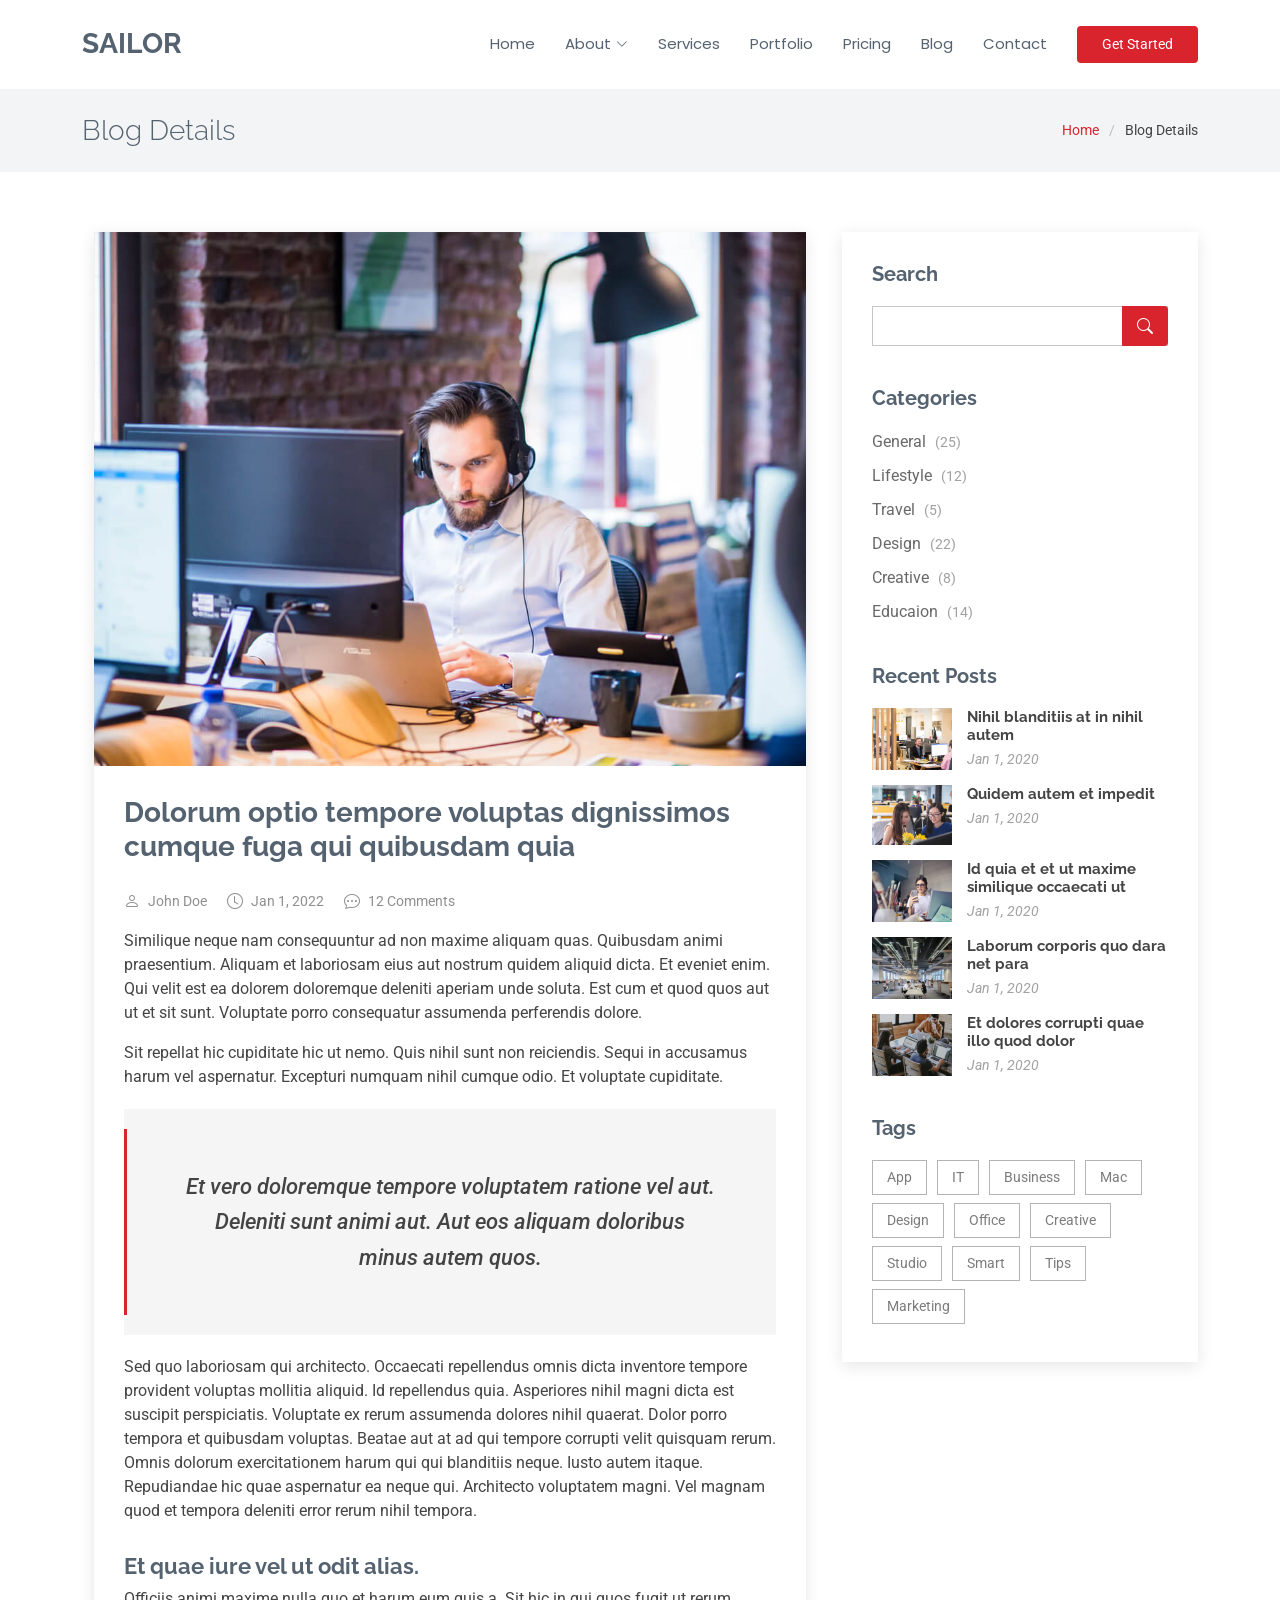
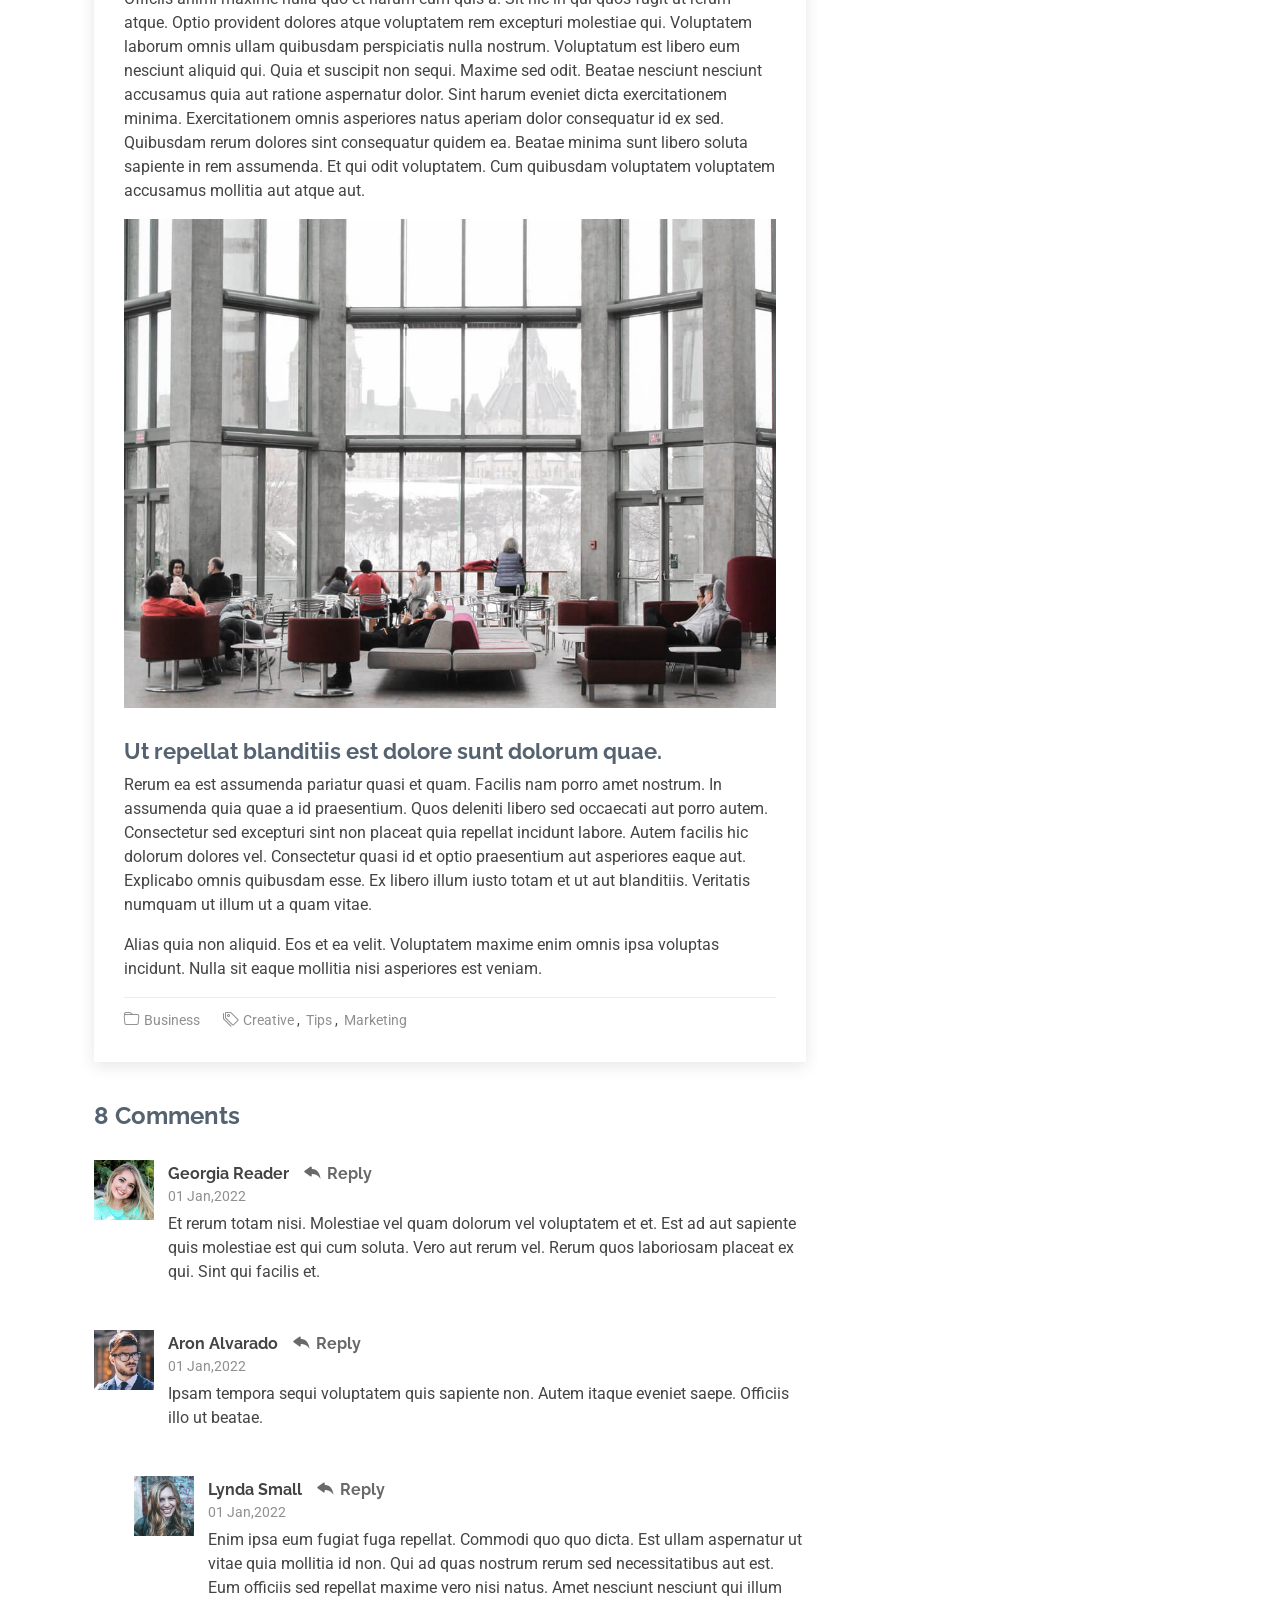
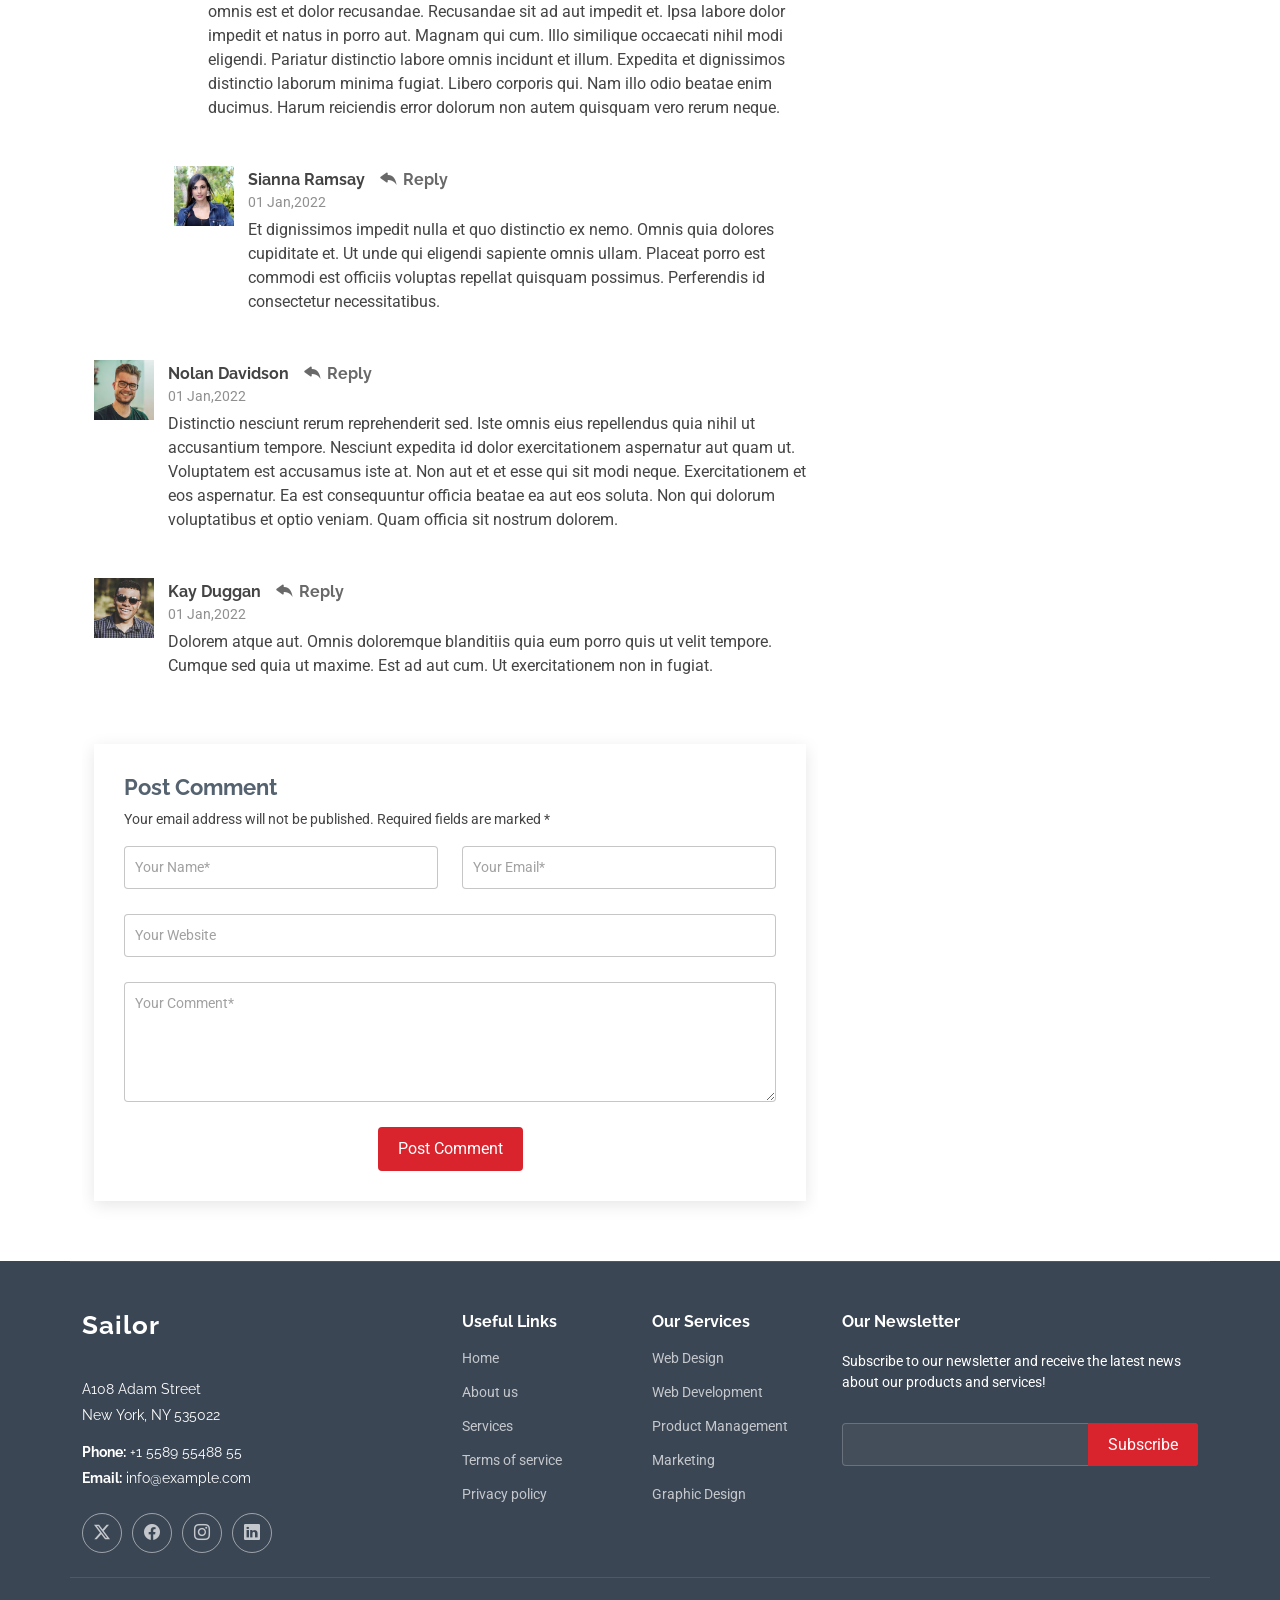
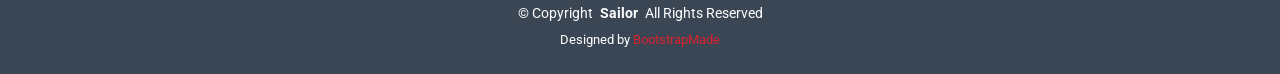
<file: blog-details.html>
<!DOCTYPE html>
<html lang="en">

<head>
  <meta charset="utf-8">
  <meta content="width=device-width, initial-scale=1.0" name="viewport">
  <title>Blog Details - Sailor Bootstrap Template</title>
  <meta name="description" content="">
  <meta name="keywords" content="">

  <!-- Favicons -->
  <link href="assets/img/favicon.png" rel="icon">
  <link href="assets/img/apple-touch-icon.png" rel="apple-touch-icon">

  <!-- Fonts -->
  <link href="https://fonts.googleapis.com" rel="preconnect">
  <link href="https://fonts.gstatic.com" rel="preconnect" crossorigin>
  <link href="https://fonts.googleapis.com/css2?family=Roboto:ital,wght@0,100;0,300;0,400;0,500;0,700;0,900;1,100;1,300;1,400;1,500;1,700;1,900&family=Poppins:ital,wght@0,100;0,200;0,300;0,400;0,500;0,600;0,700;0,800;0,900;1,100;1,200;1,300;1,400;1,500;1,600;1,700;1,800;1,900&family=Raleway:ital,wght@0,100;0,200;0,300;0,400;0,500;0,600;0,700;0,800;0,900;1,100;1,200;1,300;1,400;1,500;1,600;1,700;1,800;1,900&display=swap" rel="stylesheet">

  <!-- Vendor CSS Files -->
  <link href="assets/vendor/bootstrap/css/bootstrap.min.css" rel="stylesheet">
  <link href="assets/vendor/bootstrap-icons/bootstrap-icons.css" rel="stylesheet">
  <link href="assets/vendor/aos/aos.css" rel="stylesheet">
  <link href="assets/vendor/glightbox/css/glightbox.min.css" rel="stylesheet">
  <link href="assets/vendor/swiper/swiper-bundle.min.css" rel="stylesheet">

  <!-- Main CSS File -->
  <link href="assets/css/main.css" rel="stylesheet">

  <!-- =======================================================
  * Template Name: Sailor
  * Template URL: https://bootstrapmade.com/sailor-free-bootstrap-theme/
  * Updated: Aug 07 2024 with Bootstrap v5.3.3
  * Author: BootstrapMade.com
  * License: https://bootstrapmade.com/license/
  ======================================================== -->
</head>

<body class="blog-details-page">

  <header id="header" class="header d-flex align-items-center sticky-top">
    <div class="container-fluid container-xl position-relative d-flex align-items-center">

      <a href="index.html" class="logo d-flex align-items-center me-auto">
        <!-- Uncomment the line below if you also wish to use an image logo -->
        <!-- <img src="assets/img/logo.png" alt=""> -->
        <h1 class="sitename">Sailor</h1>
      </a>

      <nav id="navmenu" class="navmenu">
        <ul>
          <li><a href="#hero">Home</a></li>
          <li class="dropdown"><a href="about.html"><span>About</span> <i class="bi bi-chevron-down toggle-dropdown"></i></a>
            <ul>
              <li><a href="team.html">Team</a></li>
              <li><a href="testimonials.html">Testimonials</a></li>
              <li class="dropdown"><a href="#"><span>Deep Dropdown</span> <i class="bi bi-chevron-down toggle-dropdown"></i></a>
                <ul>
                  <li><a href="#">Deep Dropdown 1</a></li>
                  <li><a href="#">Deep Dropdown 2</a></li>
                  <li><a href="#">Deep Dropdown 3</a></li>
                  <li><a href="#">Deep Dropdown 4</a></li>
                  <li><a href="#">Deep Dropdown 5</a></li>
                </ul>
              </li>
            </ul>
          </li>
          <li><a href="services.html">Services</a></li>
          <li><a href="portfolio.html">Portfolio</a></li>
          <li><a href="pricing.html">Pricing</a></li>
          <li><a href="blog.html">Blog</a></li>
          <li><a href="contact.html">Contact</a></li>
        </ul>
        <i class="mobile-nav-toggle d-xl-none bi bi-list"></i>
      </nav>

      <a class="btn-getstarted" href="about.html">Get Started</a>

    </div>
  </header>

  <main class="main">

    <!-- Page Title -->
    <div class="page-title light-background">
      <div class="container d-lg-flex justify-content-between align-items-center">
        <h1 class="mb-2 mb-lg-0">Blog Details</h1>
        <nav class="breadcrumbs">
          <ol>
            <li><a href="index.html">Home</a></li>
            <li class="current">Blog Details</li>
          </ol>
        </nav>
      </div>
    </div><!-- End Page Title -->

    <div class="container">
      <div class="row">

        <div class="col-lg-8">

          <!-- Blog Details Section -->
          <section id="blog-details" class="blog-details section">
            <div class="container">

              <article class="article">

                <div class="post-img">
                  <img src="assets/img/blog/blog-1.jpg" alt="" class="img-fluid">
                </div>

                <h2 class="title">Dolorum optio tempore voluptas dignissimos cumque fuga qui quibusdam quia</h2>

                <div class="meta-top">
                  <ul>
                    <li class="d-flex align-items-center"><i class="bi bi-person"></i> <a href="blog-details.html">John Doe</a></li>
                    <li class="d-flex align-items-center"><i class="bi bi-clock"></i> <a href="blog-details.html"><time datetime="2020-01-01">Jan 1, 2022</time></a></li>
                    <li class="d-flex align-items-center"><i class="bi bi-chat-dots"></i> <a href="blog-details.html">12 Comments</a></li>
                  </ul>
                </div><!-- End meta top -->

                <div class="content">
                  <p>
                    Similique neque nam consequuntur ad non maxime aliquam quas. Quibusdam animi praesentium. Aliquam et laboriosam eius aut nostrum quidem aliquid dicta.
                    Et eveniet enim. Qui velit est ea dolorem doloremque deleniti aperiam unde soluta. Est cum et quod quos aut ut et sit sunt. Voluptate porro consequatur assumenda perferendis dolore.
                  </p>

                  <p>
                    Sit repellat hic cupiditate hic ut nemo. Quis nihil sunt non reiciendis. Sequi in accusamus harum vel aspernatur. Excepturi numquam nihil cumque odio. Et voluptate cupiditate.
                  </p>

                  <blockquote>
                    <p>
                      Et vero doloremque tempore voluptatem ratione vel aut. Deleniti sunt animi aut. Aut eos aliquam doloribus minus autem quos.
                    </p>
                  </blockquote>

                  <p>
                    Sed quo laboriosam qui architecto. Occaecati repellendus omnis dicta inventore tempore provident voluptas mollitia aliquid. Id repellendus quia. Asperiores nihil magni dicta est suscipit perspiciatis. Voluptate ex rerum assumenda dolores nihil quaerat.
                    Dolor porro tempora et quibusdam voluptas. Beatae aut at ad qui tempore corrupti velit quisquam rerum. Omnis dolorum exercitationem harum qui qui blanditiis neque.
                    Iusto autem itaque. Repudiandae hic quae aspernatur ea neque qui. Architecto voluptatem magni. Vel magnam quod et tempora deleniti error rerum nihil tempora.
                  </p>

                  <h3>Et quae iure vel ut odit alias.</h3>
                  <p>
                    Officiis animi maxime nulla quo et harum eum quis a. Sit hic in qui quos fugit ut rerum atque. Optio provident dolores atque voluptatem rem excepturi molestiae qui. Voluptatem laborum omnis ullam quibusdam perspiciatis nulla nostrum. Voluptatum est libero eum nesciunt aliquid qui.
                    Quia et suscipit non sequi. Maxime sed odit. Beatae nesciunt nesciunt accusamus quia aut ratione aspernatur dolor. Sint harum eveniet dicta exercitationem minima. Exercitationem omnis asperiores natus aperiam dolor consequatur id ex sed. Quibusdam rerum dolores sint consequatur quidem ea.
                    Beatae minima sunt libero soluta sapiente in rem assumenda. Et qui odit voluptatem. Cum quibusdam voluptatem voluptatem accusamus mollitia aut atque aut.
                  </p>
                  <img src="assets/img/blog/blog-inside-post.jpg" class="img-fluid" alt="">

                  <h3>Ut repellat blanditiis est dolore sunt dolorum quae.</h3>
                  <p>
                    Rerum ea est assumenda pariatur quasi et quam. Facilis nam porro amet nostrum. In assumenda quia quae a id praesentium. Quos deleniti libero sed occaecati aut porro autem. Consectetur sed excepturi sint non placeat quia repellat incidunt labore. Autem facilis hic dolorum dolores vel.
                    Consectetur quasi id et optio praesentium aut asperiores eaque aut. Explicabo omnis quibusdam esse. Ex libero illum iusto totam et ut aut blanditiis. Veritatis numquam ut illum ut a quam vitae.
                  </p>
                  <p>
                    Alias quia non aliquid. Eos et ea velit. Voluptatem maxime enim omnis ipsa voluptas incidunt. Nulla sit eaque mollitia nisi asperiores est veniam.
                  </p>

                </div><!-- End post content -->

                <div class="meta-bottom">
                  <i class="bi bi-folder"></i>
                  <ul class="cats">
                    <li><a href="#">Business</a></li>
                  </ul>

                  <i class="bi bi-tags"></i>
                  <ul class="tags">
                    <li><a href="#">Creative</a></li>
                    <li><a href="#">Tips</a></li>
                    <li><a href="#">Marketing</a></li>
                  </ul>
                </div><!-- End meta bottom -->

              </article>

            </div>
          </section><!-- /Blog Details Section -->

          <!-- Blog Comments Section -->
          <section id="blog-comments" class="blog-comments section">

            <div class="container">

              <h4 class="comments-count">8 Comments</h4>

              <div id="comment-1" class="comment">
                <div class="d-flex">
                  <div class="comment-img"><img src="assets/img/blog/comments-1.jpg" alt=""></div>
                  <div>
                    <h5><a href="">Georgia Reader</a> <a href="#" class="reply"><i class="bi bi-reply-fill"></i> Reply</a></h5>
                    <time datetime="2020-01-01">01 Jan,2022</time>
                    <p>
                      Et rerum totam nisi. Molestiae vel quam dolorum vel voluptatem et et. Est ad aut sapiente quis molestiae est qui cum soluta.
                      Vero aut rerum vel. Rerum quos laboriosam placeat ex qui. Sint qui facilis et.
                    </p>
                  </div>
                </div>
              </div><!-- End comment #1 -->

              <div id="comment-2" class="comment">
                <div class="d-flex">
                  <div class="comment-img"><img src="assets/img/blog/comments-2.jpg" alt=""></div>
                  <div>
                    <h5><a href="">Aron Alvarado</a> <a href="#" class="reply"><i class="bi bi-reply-fill"></i> Reply</a></h5>
                    <time datetime="2020-01-01">01 Jan,2022</time>
                    <p>
                      Ipsam tempora sequi voluptatem quis sapiente non. Autem itaque eveniet saepe. Officiis illo ut beatae.
                    </p>
                  </div>
                </div>

                <div id="comment-reply-1" class="comment comment-reply">
                  <div class="d-flex">
                    <div class="comment-img"><img src="assets/img/blog/comments-3.jpg" alt=""></div>
                    <div>
                      <h5><a href="">Lynda Small</a> <a href="#" class="reply"><i class="bi bi-reply-fill"></i> Reply</a></h5>
                      <time datetime="2020-01-01">01 Jan,2022</time>
                      <p>
                        Enim ipsa eum fugiat fuga repellat. Commodi quo quo dicta. Est ullam aspernatur ut vitae quia mollitia id non. Qui ad quas nostrum rerum sed necessitatibus aut est. Eum officiis sed repellat maxime vero nisi natus. Amet nesciunt nesciunt qui illum omnis est et dolor recusandae.

                        Recusandae sit ad aut impedit et. Ipsa labore dolor impedit et natus in porro aut. Magnam qui cum. Illo similique occaecati nihil modi eligendi. Pariatur distinctio labore omnis incidunt et illum. Expedita et dignissimos distinctio laborum minima fugiat.

                        Libero corporis qui. Nam illo odio beatae enim ducimus. Harum reiciendis error dolorum non autem quisquam vero rerum neque.
                      </p>
                    </div>
                  </div>

                  <div id="comment-reply-2" class="comment comment-reply">
                    <div class="d-flex">
                      <div class="comment-img"><img src="assets/img/blog/comments-4.jpg" alt=""></div>
                      <div>
                        <h5><a href="">Sianna Ramsay</a> <a href="#" class="reply"><i class="bi bi-reply-fill"></i> Reply</a></h5>
                        <time datetime="2020-01-01">01 Jan,2022</time>
                        <p>
                          Et dignissimos impedit nulla et quo distinctio ex nemo. Omnis quia dolores cupiditate et. Ut unde qui eligendi sapiente omnis ullam. Placeat porro est commodi est officiis voluptas repellat quisquam possimus. Perferendis id consectetur necessitatibus.
                        </p>
                      </div>
                    </div>

                  </div><!-- End comment reply #2-->

                </div><!-- End comment reply #1-->

              </div><!-- End comment #2-->

              <div id="comment-3" class="comment">
                <div class="d-flex">
                  <div class="comment-img"><img src="assets/img/blog/comments-5.jpg" alt=""></div>
                  <div>
                    <h5><a href="">Nolan Davidson</a> <a href="#" class="reply"><i class="bi bi-reply-fill"></i> Reply</a></h5>
                    <time datetime="2020-01-01">01 Jan,2022</time>
                    <p>
                      Distinctio nesciunt rerum reprehenderit sed. Iste omnis eius repellendus quia nihil ut accusantium tempore. Nesciunt expedita id dolor exercitationem aspernatur aut quam ut. Voluptatem est accusamus iste at.
                      Non aut et et esse qui sit modi neque. Exercitationem et eos aspernatur. Ea est consequuntur officia beatae ea aut eos soluta. Non qui dolorum voluptatibus et optio veniam. Quam officia sit nostrum dolorem.
                    </p>
                  </div>
                </div>

              </div><!-- End comment #3 -->

              <div id="comment-4" class="comment">
                <div class="d-flex">
                  <div class="comment-img"><img src="assets/img/blog/comments-6.jpg" alt=""></div>
                  <div>
                    <h5><a href="">Kay Duggan</a> <a href="#" class="reply"><i class="bi bi-reply-fill"></i> Reply</a></h5>
                    <time datetime="2020-01-01">01 Jan,2022</time>
                    <p>
                      Dolorem atque aut. Omnis doloremque blanditiis quia eum porro quis ut velit tempore. Cumque sed quia ut maxime. Est ad aut cum. Ut exercitationem non in fugiat.
                    </p>
                  </div>
                </div>

              </div><!-- End comment #4 -->

            </div>

          </section><!-- /Blog Comments Section -->

          <!-- Comment Form Section -->
          <section id="comment-form" class="comment-form section">
            <div class="container">

              <form action="">

                <h4>Post Comment</h4>
                <p>Your email address will not be published. Required fields are marked * </p>
                <div class="row">
                  <div class="col-md-6 form-group">
                    <input name="name" type="text" class="form-control" placeholder="Your Name*">
                  </div>
                  <div class="col-md-6 form-group">
                    <input name="email" type="text" class="form-control" placeholder="Your Email*">
                  </div>
                </div>
                <div class="row">
                  <div class="col form-group">
                    <input name="website" type="text" class="form-control" placeholder="Your Website">
                  </div>
                </div>
                <div class="row">
                  <div class="col form-group">
                    <textarea name="comment" class="form-control" placeholder="Your Comment*"></textarea>
                  </div>
                </div>

                <div class="text-center">
                  <button type="submit" class="btn btn-primary">Post Comment</button>
                </div>

              </form>

            </div>
          </section><!-- /Comment Form Section -->

        </div>

        <div class="col-lg-4 sidebar">

          <div class="widgets-container">

            <!-- Search Widget -->
            <div class="search-widget widget-item">

              <h3 class="widget-title">Search</h3>
              <form action="">
                <input type="text">
                <button type="submit" title="Search"><i class="bi bi-search"></i></button>
              </form>

            </div><!--/Search Widget -->

            <!-- Categories Widget -->
            <div class="categories-widget widget-item">

              <h3 class="widget-title">Categories</h3>
              <ul class="mt-3">
                <li><a href="#">General <span>(25)</span></a></li>
                <li><a href="#">Lifestyle <span>(12)</span></a></li>
                <li><a href="#">Travel <span>(5)</span></a></li>
                <li><a href="#">Design <span>(22)</span></a></li>
                <li><a href="#">Creative <span>(8)</span></a></li>
                <li><a href="#">Educaion <span>(14)</span></a></li>
              </ul>

            </div><!--/Categories Widget -->

            <!-- Recent Posts Widget -->
            <div class="recent-posts-widget widget-item">

              <h3 class="widget-title">Recent Posts</h3>

              <div class="post-item">
                <img src="assets/img/blog/blog-recent-1.jpg" alt="" class="flex-shrink-0">
                <div>
                  <h4><a href="blog-details.html">Nihil blanditiis at in nihil autem</a></h4>
                  <time datetime="2020-01-01">Jan 1, 2020</time>
                </div>
              </div><!-- End recent post item-->

              <div class="post-item">
                <img src="assets/img/blog/blog-recent-2.jpg" alt="" class="flex-shrink-0">
                <div>
                  <h4><a href="blog-details.html">Quidem autem et impedit</a></h4>
                  <time datetime="2020-01-01">Jan 1, 2020</time>
                </div>
              </div><!-- End recent post item-->

              <div class="post-item">
                <img src="assets/img/blog/blog-recent-3.jpg" alt="" class="flex-shrink-0">
                <div>
                  <h4><a href="blog-details.html">Id quia et et ut maxime similique occaecati ut</a></h4>
                  <time datetime="2020-01-01">Jan 1, 2020</time>
                </div>
              </div><!-- End recent post item-->

              <div class="post-item">
                <img src="assets/img/blog/blog-recent-4.jpg" alt="" class="flex-shrink-0">
                <div>
                  <h4><a href="blog-details.html">Laborum corporis quo dara net para</a></h4>
                  <time datetime="2020-01-01">Jan 1, 2020</time>
                </div>
              </div><!-- End recent post item-->

              <div class="post-item">
                <img src="assets/img/blog/blog-recent-5.jpg" alt="" class="flex-shrink-0">
                <div>
                  <h4><a href="blog-details.html">Et dolores corrupti quae illo quod dolor</a></h4>
                  <time datetime="2020-01-01">Jan 1, 2020</time>
                </div>
              </div><!-- End recent post item-->

            </div><!--/Recent Posts Widget -->

            <!-- Tags Widget -->
            <div class="tags-widget widget-item">

              <h3 class="widget-title">Tags</h3>
              <ul>
                <li><a href="#">App</a></li>
                <li><a href="#">IT</a></li>
                <li><a href="#">Business</a></li>
                <li><a href="#">Mac</a></li>
                <li><a href="#">Design</a></li>
                <li><a href="#">Office</a></li>
                <li><a href="#">Creative</a></li>
                <li><a href="#">Studio</a></li>
                <li><a href="#">Smart</a></li>
                <li><a href="#">Tips</a></li>
                <li><a href="#">Marketing</a></li>
              </ul>

            </div><!--/Tags Widget -->

          </div>

        </div>

      </div>
    </div>

  </main>

  <footer id="footer" class="footer dark-background">

    <div class="container footer-top">
      <div class="row gy-4">
        <div class="col-lg-4 col-md-6 footer-about">
          <a href="index.html" class="logo d-flex align-items-center">
            <span class="sitename">Sailor</span>
          </a>
          <div class="footer-contact pt-3">
            <p>A108 Adam Street</p>
            <p>New York, NY 535022</p>
            <p class="mt-3"><strong>Phone:</strong> <span>+1 5589 55488 55</span></p>
            <p><strong>Email:</strong> <span>info@example.com</span></p>
          </div>
          <div class="social-links d-flex mt-4">
            <a href=""><i class="bi bi-twitter-x"></i></a>
            <a href=""><i class="bi bi-facebook"></i></a>
            <a href=""><i class="bi bi-instagram"></i></a>
            <a href=""><i class="bi bi-linkedin"></i></a>
          </div>
        </div>

        <div class="col-lg-2 col-md-3 footer-links">
          <h4>Useful Links</h4>
          <ul>
            <li><a href="#">Home</a></li>
            <li><a href="#">About us</a></li>
            <li><a href="#">Services</a></li>
            <li><a href="#">Terms of service</a></li>
            <li><a href="#">Privacy policy</a></li>
          </ul>
        </div>

        <div class="col-lg-2 col-md-3 footer-links">
          <h4>Our Services</h4>
          <ul>
            <li><a href="#">Web Design</a></li>
            <li><a href="#">Web Development</a></li>
            <li><a href="#">Product Management</a></li>
            <li><a href="#">Marketing</a></li>
            <li><a href="#">Graphic Design</a></li>
          </ul>
        </div>

        <div class="col-lg-4 col-md-12 footer-newsletter">
          <h4>Our Newsletter</h4>
          <p>Subscribe to our newsletter and receive the latest news about our products and services!</p>
          <form action="forms/newsletter.php" method="post" class="php-email-form">
            <div class="newsletter-form"><input type="email" name="email"><input type="submit" value="Subscribe"></div>
            <div class="loading">Loading</div>
            <div class="error-message"></div>
            <div class="sent-message">Your subscription request has been sent. Thank you!</div>
          </form>
        </div>

      </div>
    </div>

    <div class="container copyright text-center mt-4">
      <p>© <span>Copyright</span> <strong class="px-1 sitename">Sailor</strong> <span>All Rights Reserved</span></p>
      <div class="credits">
        <!-- All the links in the footer should remain intact. -->
        <!-- You can delete the links only if you've purchased the pro version. -->
        <!-- Licensing information: https://bootstrapmade.com/license/ -->
        <!-- Purchase the pro version with working PHP/AJAX contact form: [buy-url] -->
        Designed by <a href="https://bootstrapmade.com/">BootstrapMade</a>
      </div>
    </div>

  </footer>

  <!-- Scroll Top -->
  <a href="#" id="scroll-top" class="scroll-top d-flex align-items-center justify-content-center"><i class="bi bi-arrow-up-short"></i></a>

  <!-- Preloader -->
  <div id="preloader"></div>

  <!-- Vendor JS Files -->
  <script src="assets/vendor/bootstrap/js/bootstrap.bundle.min.js"></script>
  <script src="assets/vendor/php-email-form/validate.js"></script>
  <script src="assets/vendor/aos/aos.js"></script>
  <script src="assets/vendor/glightbox/js/glightbox.min.js"></script>
  <script src="assets/vendor/imagesloaded/imagesloaded.pkgd.min.js"></script>
  <script src="assets/vendor/isotope-layout/isotope.pkgd.min.js"></script>
  <script src="assets/vendor/purecounter/purecounter_vanilla.js"></script>
  <script src="assets/vendor/waypoints/noframework.waypoints.js"></script>
  <script src="assets/vendor/swiper/swiper-bundle.min.js"></script>

  <!-- Main JS File -->
  <script src="assets/js/main.js"></script>

</body>

</html>
</file>
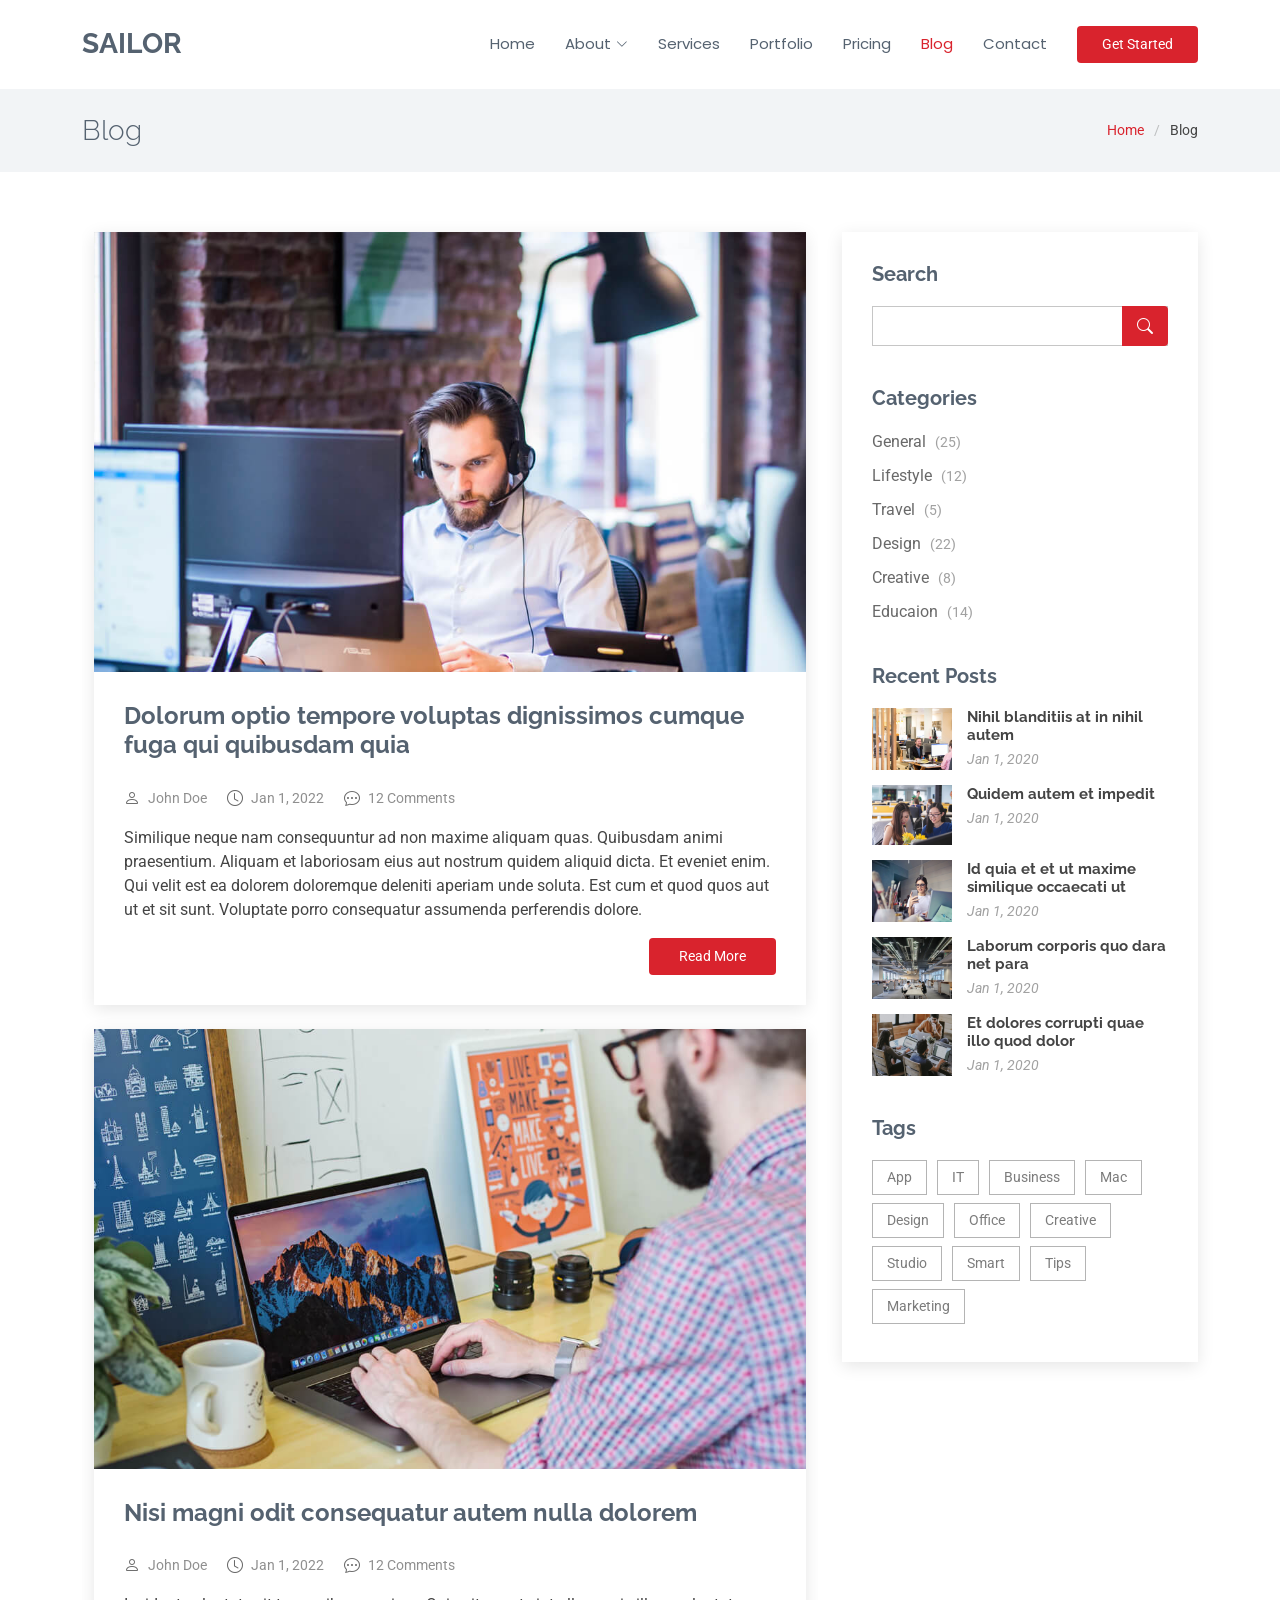
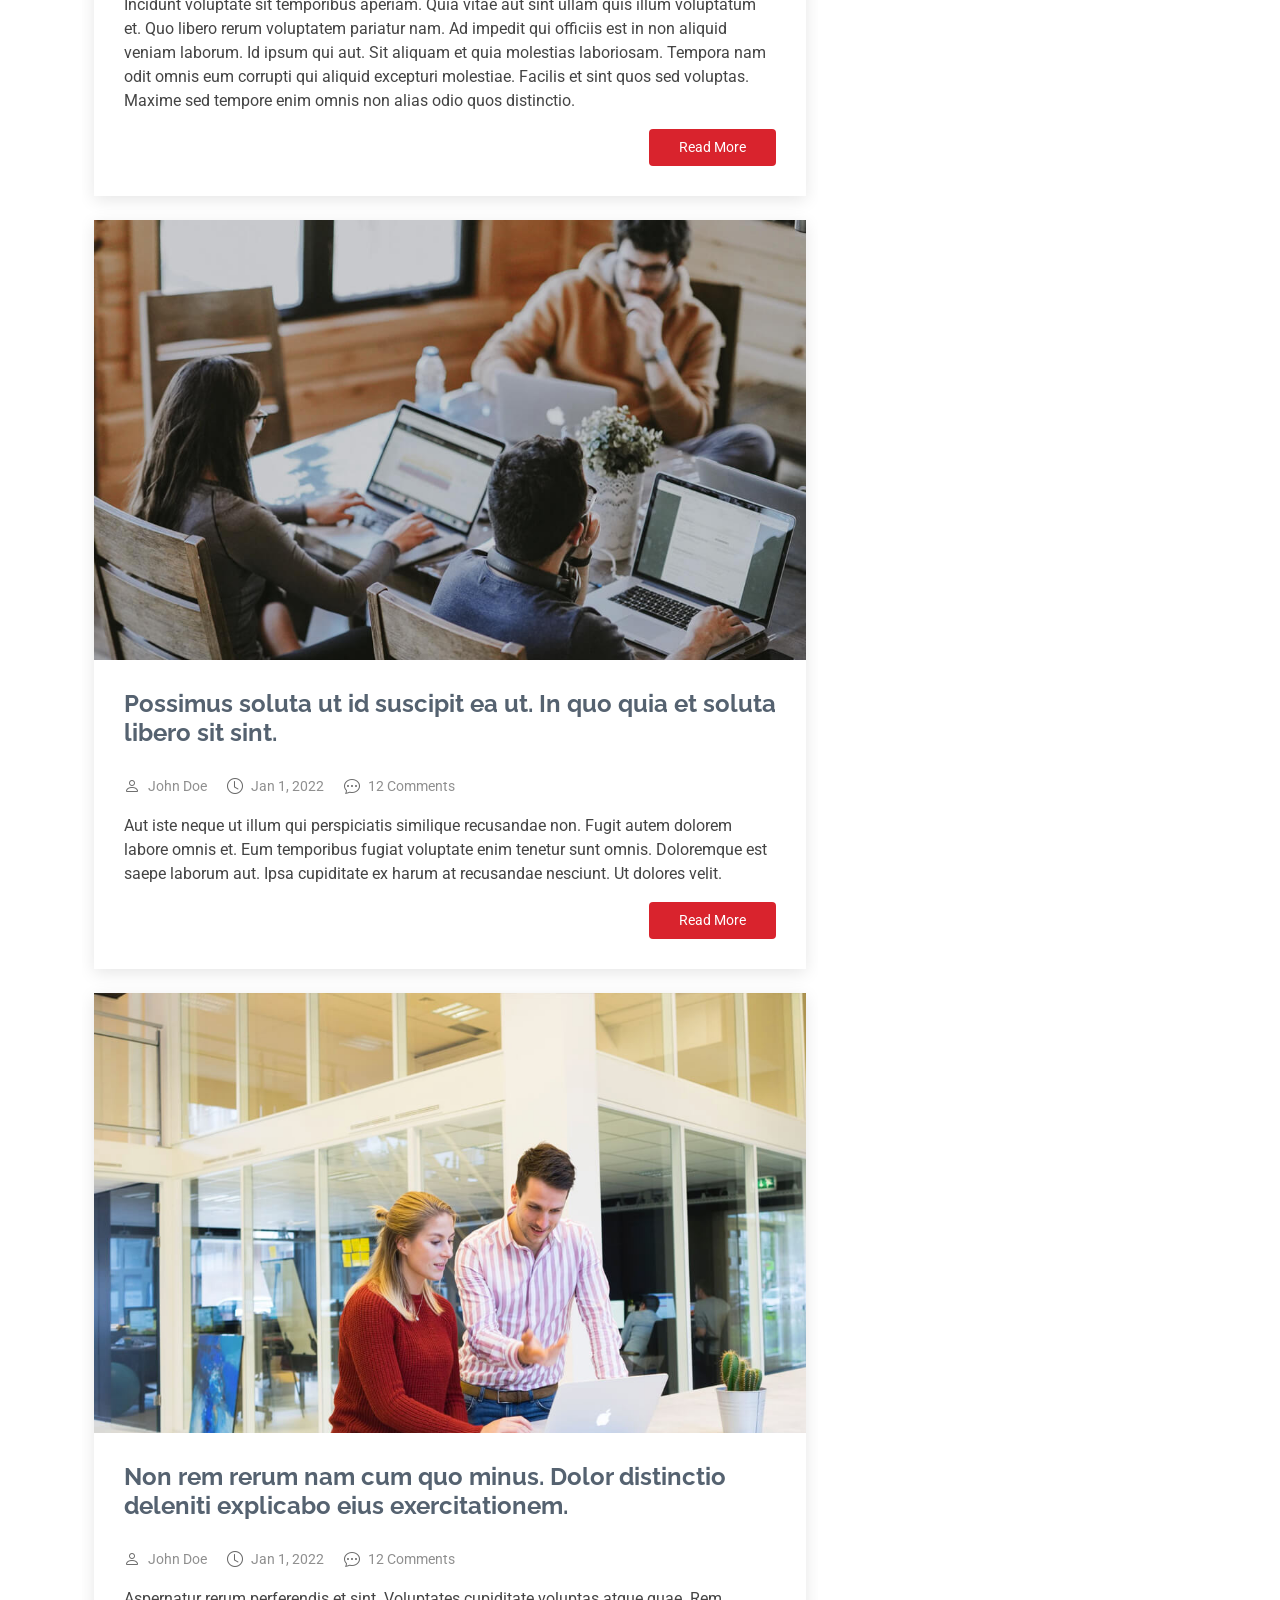
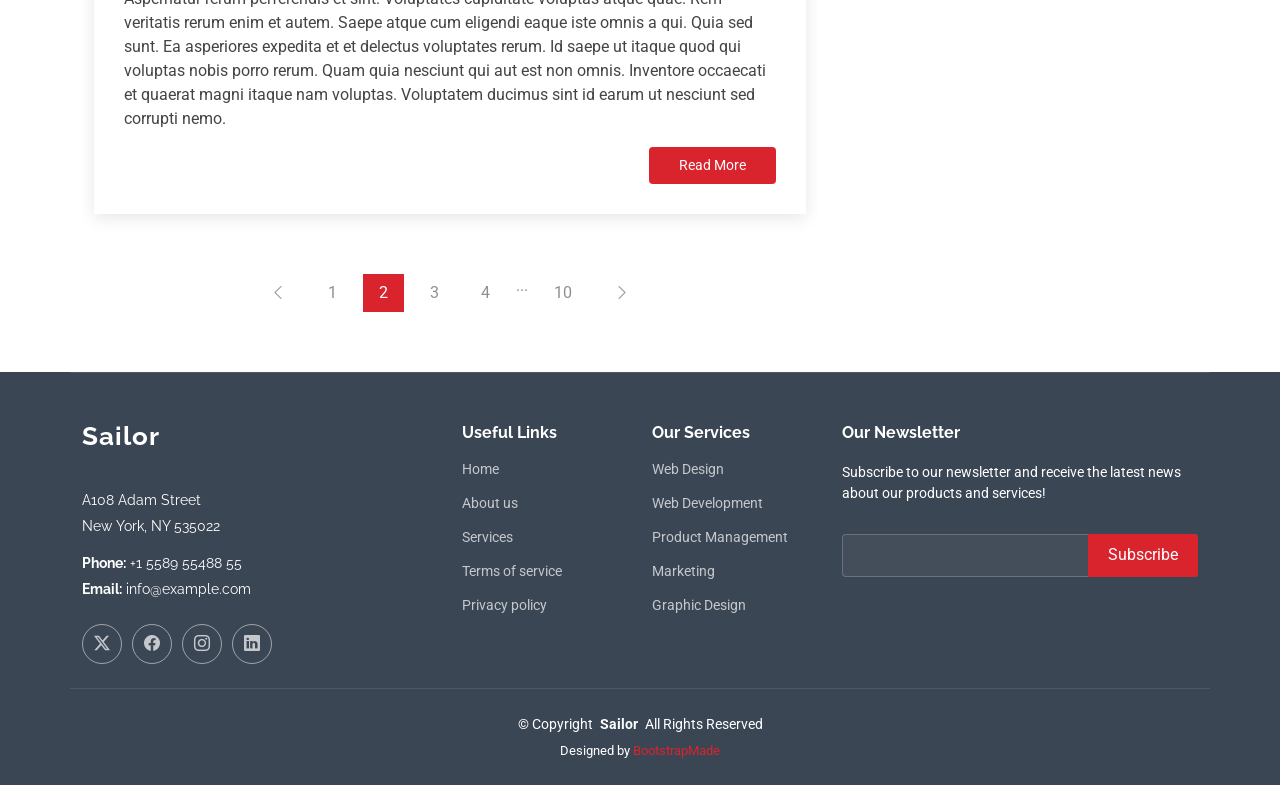
<file: blog.html>
<!DOCTYPE html>
<html lang="en">

<head>
  <meta charset="utf-8">
  <meta content="width=device-width, initial-scale=1.0" name="viewport">
  <title>Blog - Sailor Bootstrap Template</title>
  <meta name="description" content="">
  <meta name="keywords" content="">

  <!-- Favicons -->
  <link href="assets/img/favicon.png" rel="icon">
  <link href="assets/img/apple-touch-icon.png" rel="apple-touch-icon">

  <!-- Fonts -->
  <link href="https://fonts.googleapis.com" rel="preconnect">
  <link href="https://fonts.gstatic.com" rel="preconnect" crossorigin>
  <link href="https://fonts.googleapis.com/css2?family=Roboto:ital,wght@0,100;0,300;0,400;0,500;0,700;0,900;1,100;1,300;1,400;1,500;1,700;1,900&family=Poppins:ital,wght@0,100;0,200;0,300;0,400;0,500;0,600;0,700;0,800;0,900;1,100;1,200;1,300;1,400;1,500;1,600;1,700;1,800;1,900&family=Raleway:ital,wght@0,100;0,200;0,300;0,400;0,500;0,600;0,700;0,800;0,900;1,100;1,200;1,300;1,400;1,500;1,600;1,700;1,800;1,900&display=swap" rel="stylesheet">

  <!-- Vendor CSS Files -->
  <link href="assets/vendor/bootstrap/css/bootstrap.min.css" rel="stylesheet">
  <link href="assets/vendor/bootstrap-icons/bootstrap-icons.css" rel="stylesheet">
  <link href="assets/vendor/aos/aos.css" rel="stylesheet">
  <link href="assets/vendor/glightbox/css/glightbox.min.css" rel="stylesheet">
  <link href="assets/vendor/swiper/swiper-bundle.min.css" rel="stylesheet">

  <!-- Main CSS File -->
  <link href="assets/css/main.css" rel="stylesheet">

  <!-- =======================================================
  * Template Name: Sailor
  * Template URL: https://bootstrapmade.com/sailor-free-bootstrap-theme/
  * Updated: Aug 07 2024 with Bootstrap v5.3.3
  * Author: BootstrapMade.com
  * License: https://bootstrapmade.com/license/
  ======================================================== -->
</head>

<body class="blog-page">

  <header id="header" class="header d-flex align-items-center sticky-top">
    <div class="container-fluid container-xl position-relative d-flex align-items-center">

      <a href="index.html" class="logo d-flex align-items-center me-auto">
        <!-- Uncomment the line below if you also wish to use an image logo -->
        <!-- <img src="assets/img/logo.png" alt=""> -->
        <h1 class="sitename">Sailor</h1>
      </a>

      <nav id="navmenu" class="navmenu">
        <ul>
          <li><a href="#hero">Home</a></li>
          <li class="dropdown"><a href="about.html"><span>About</span> <i class="bi bi-chevron-down toggle-dropdown"></i></a>
            <ul>
              <li><a href="team.html">Team</a></li>
              <li><a href="testimonials.html">Testimonials</a></li>
              <li class="dropdown"><a href="#"><span>Deep Dropdown</span> <i class="bi bi-chevron-down toggle-dropdown"></i></a>
                <ul>
                  <li><a href="#">Deep Dropdown 1</a></li>
                  <li><a href="#">Deep Dropdown 2</a></li>
                  <li><a href="#">Deep Dropdown 3</a></li>
                  <li><a href="#">Deep Dropdown 4</a></li>
                  <li><a href="#">Deep Dropdown 5</a></li>
                </ul>
              </li>
            </ul>
          </li>
          <li><a href="services.html">Services</a></li>
          <li><a href="portfolio.html">Portfolio</a></li>
          <li><a href="pricing.html">Pricing</a></li>
          <li><a href="blog.html" class="active">Blog</a></li>
          <li><a href="contact.html">Contact</a></li>
        </ul>
        <i class="mobile-nav-toggle d-xl-none bi bi-list"></i>
      </nav>

      <a class="btn-getstarted" href="about.html">Get Started</a>

    </div>
  </header>

  <main class="main">

    <!-- Page Title -->
    <div class="page-title light-background">
      <div class="container d-lg-flex justify-content-between align-items-center">
        <h1 class="mb-2 mb-lg-0">Blog</h1>
        <nav class="breadcrumbs">
          <ol>
            <li><a href="index.html">Home</a></li>
            <li class="current">Blog</li>
          </ol>
        </nav>
      </div>
    </div><!-- End Page Title -->

    <div class="container">
      <div class="row">

        <div class="col-lg-8">

          <!-- Blog Posts Section -->
          <section id="blog-posts" class="blog-posts section">

            <div class="container">

              <div class="row gy-4">

                <div class="col-lg-12">
                  <article>

                    <div class="post-img">
                      <img src="assets/img/blog/blog-1.jpg" alt="" class="img-fluid">
                    </div>

                    <h2 class="title">
                      <a href="blog-details.html">Dolorum optio tempore voluptas dignissimos cumque fuga qui quibusdam quia</a>
                    </h2>

                    <div class="meta-top">
                      <ul>
                        <li class="d-flex align-items-center"><i class="bi bi-person"></i> <a href="blog-details.html">John Doe</a></li>
                        <li class="d-flex align-items-center"><i class="bi bi-clock"></i> <a href="blog-details.html"><time datetime="2022-01-01">Jan 1, 2022</time></a></li>
                        <li class="d-flex align-items-center"><i class="bi bi-chat-dots"></i> <a href="blog-details.html">12 Comments</a></li>
                      </ul>
                    </div>

                    <div class="content">
                      <p>
                        Similique neque nam consequuntur ad non maxime aliquam quas. Quibusdam animi praesentium. Aliquam et laboriosam eius aut nostrum quidem aliquid dicta.
                        Et eveniet enim. Qui velit est ea dolorem doloremque deleniti aperiam unde soluta. Est cum et quod quos aut ut et sit sunt. Voluptate porro consequatur assumenda perferendis dolore.
                      </p>

                      <div class="read-more">
                        <a href="blog-details.html">Read More</a>
                      </div>
                    </div>

                  </article>
                </div><!-- End post list item -->

                <div class="col-lg-12">

                  <article>

                    <div class="post-img">
                      <img src="assets/img/blog/blog-2.jpg" alt="" class="img-fluid">
                    </div>

                    <h2 class="title">
                      <a href="blog-details.html">Nisi magni odit consequatur autem nulla dolorem</a>
                    </h2>

                    <div class="meta-top">
                      <ul>
                        <li class="d-flex align-items-center"><i class="bi bi-person"></i> <a href="blog-details.html">John Doe</a></li>
                        <li class="d-flex align-items-center"><i class="bi bi-clock"></i> <a href="blog-details.html"><time datetime="2022-01-01">Jan 1, 2022</time></a></li>
                        <li class="d-flex align-items-center"><i class="bi bi-chat-dots"></i> <a href="blog-details.html">12 Comments</a></li>
                      </ul>
                    </div>

                    <div class="content">
                      <p>
                        Incidunt voluptate sit temporibus aperiam. Quia vitae aut sint ullam quis illum voluptatum et. Quo libero rerum voluptatem pariatur nam.
                        Ad impedit qui officiis est in non aliquid veniam laborum. Id ipsum qui aut. Sit aliquam et quia molestias laboriosam. Tempora nam odit omnis eum corrupti qui aliquid excepturi molestiae. Facilis et sint quos sed voluptas. Maxime sed tempore enim omnis non alias odio quos distinctio.
                      </p>
                      <div class="read-more">
                        <a href="blog-details.html">Read More</a>
                      </div>
                    </div>

                  </article>

                </div><!-- End post list item -->

                <div class="col-lg-12">

                  <article>

                    <div class="post-img">
                      <img src="assets/img/blog/blog-3.jpg" alt="" class="img-fluid">
                    </div>

                    <h2 class="title">
                      <a href="blog-details.html">Possimus soluta ut id suscipit ea ut. In quo quia et soluta libero sit sint.</a>
                    </h2>

                    <div class="meta-top">
                      <ul>
                        <li class="d-flex align-items-center"><i class="bi bi-person"></i> <a href="blog-details.html">John Doe</a></li>
                        <li class="d-flex align-items-center"><i class="bi bi-clock"></i> <a href="blog-details.html"><time datetime="2022-01-01">Jan 1, 2022</time></a></li>
                        <li class="d-flex align-items-center"><i class="bi bi-chat-dots"></i> <a href="blog-details.html">12 Comments</a></li>
                      </ul>
                    </div>

                    <div class="content">
                      <p>
                        Aut iste neque ut illum qui perspiciatis similique recusandae non. Fugit autem dolorem labore omnis et. Eum temporibus fugiat voluptate enim tenetur sunt omnis.
                        Doloremque est saepe laborum aut. Ipsa cupiditate ex harum at recusandae nesciunt. Ut dolores velit.
                      </p>
                      <div class="read-more">
                        <a href="blog-details.html">Read More</a>
                      </div>
                    </div>

                  </article>

                </div><!-- End post list item -->

                <div class="col-lg-12">

                  <article>

                    <div class="post-img">
                      <img src="assets/img/blog/blog-4.jpg" alt="" class="img-fluid">
                    </div>

                    <h2 class="title">
                      <a href="blog-details.html">Non rem rerum nam cum quo minus. Dolor distinctio deleniti explicabo eius exercitationem.</a>
                    </h2>

                    <div class="meta-top">
                      <ul>
                        <li class="d-flex align-items-center"><i class="bi bi-person"></i> <a href="blog-details.html">John Doe</a></li>
                        <li class="d-flex align-items-center"><i class="bi bi-clock"></i> <a href="blog-details.html"><time datetime="2022-01-01">Jan 1, 2022</time></a></li>
                        <li class="d-flex align-items-center"><i class="bi bi-chat-dots"></i> <a href="blog-details.html">12 Comments</a></li>
                      </ul>
                    </div>

                    <div class="content">
                      <p>
                        Aspernatur rerum perferendis et sint. Voluptates cupiditate voluptas atque quae. Rem veritatis rerum enim et autem. Saepe atque cum eligendi eaque iste omnis a qui.
                        Quia sed sunt. Ea asperiores expedita et et delectus voluptates rerum. Id saepe ut itaque quod qui voluptas nobis porro rerum. Quam quia nesciunt qui aut est non omnis. Inventore occaecati et quaerat magni itaque nam voluptas. Voluptatem ducimus sint id earum ut nesciunt sed corrupti nemo.
                      </p>
                      <div class="read-more">
                        <a href="blog-details.html">Read More</a>
                      </div>
                    </div>

                  </article>

                </div><!-- End post list item -->

              </div><!-- End blog posts list -->

            </div>

          </section><!-- /Blog Posts Section -->

          <!-- Blog Pagination Section -->
          <section id="blog-pagination" class="blog-pagination section">

            <div class="container">
              <div class="d-flex justify-content-center">
                <ul>
                  <li><a href="#"><i class="bi bi-chevron-left"></i></a></li>
                  <li><a href="#">1</a></li>
                  <li><a href="#" class="active">2</a></li>
                  <li><a href="#">3</a></li>
                  <li><a href="#">4</a></li>
                  <li>...</li>
                  <li><a href="#">10</a></li>
                  <li><a href="#"><i class="bi bi-chevron-right"></i></a></li>
                </ul>
              </div>
            </div>

          </section><!-- /Blog Pagination Section -->

        </div>

        <div class="col-lg-4 sidebar">

          <div class="widgets-container">

            <!-- Search Widget -->
            <div class="search-widget widget-item">

              <h3 class="widget-title">Search</h3>
              <form action="">
                <input type="text">
                <button type="submit" title="Search"><i class="bi bi-search"></i></button>
              </form>

            </div><!--/Search Widget -->

            <!-- Categories Widget -->
            <div class="categories-widget widget-item">

              <h3 class="widget-title">Categories</h3>
              <ul class="mt-3">
                <li><a href="#">General <span>(25)</span></a></li>
                <li><a href="#">Lifestyle <span>(12)</span></a></li>
                <li><a href="#">Travel <span>(5)</span></a></li>
                <li><a href="#">Design <span>(22)</span></a></li>
                <li><a href="#">Creative <span>(8)</span></a></li>
                <li><a href="#">Educaion <span>(14)</span></a></li>
              </ul>

            </div><!--/Categories Widget -->

            <!-- Recent Posts Widget -->
            <div class="recent-posts-widget widget-item">

              <h3 class="widget-title">Recent Posts</h3>

              <div class="post-item">
                <img src="assets/img/blog/blog-recent-1.jpg" alt="" class="flex-shrink-0">
                <div>
                  <h4><a href="blog-details.html">Nihil blanditiis at in nihil autem</a></h4>
                  <time datetime="2020-01-01">Jan 1, 2020</time>
                </div>
              </div><!-- End recent post item-->

              <div class="post-item">
                <img src="assets/img/blog/blog-recent-2.jpg" alt="" class="flex-shrink-0">
                <div>
                  <h4><a href="blog-details.html">Quidem autem et impedit</a></h4>
                  <time datetime="2020-01-01">Jan 1, 2020</time>
                </div>
              </div><!-- End recent post item-->

              <div class="post-item">
                <img src="assets/img/blog/blog-recent-3.jpg" alt="" class="flex-shrink-0">
                <div>
                  <h4><a href="blog-details.html">Id quia et et ut maxime similique occaecati ut</a></h4>
                  <time datetime="2020-01-01">Jan 1, 2020</time>
                </div>
              </div><!-- End recent post item-->

              <div class="post-item">
                <img src="assets/img/blog/blog-recent-4.jpg" alt="" class="flex-shrink-0">
                <div>
                  <h4><a href="blog-details.html">Laborum corporis quo dara net para</a></h4>
                  <time datetime="2020-01-01">Jan 1, 2020</time>
                </div>
              </div><!-- End recent post item-->

              <div class="post-item">
                <img src="assets/img/blog/blog-recent-5.jpg" alt="" class="flex-shrink-0">
                <div>
                  <h4><a href="blog-details.html">Et dolores corrupti quae illo quod dolor</a></h4>
                  <time datetime="2020-01-01">Jan 1, 2020</time>
                </div>
              </div><!-- End recent post item-->

            </div><!--/Recent Posts Widget -->

            <!-- Tags Widget -->
            <div class="tags-widget widget-item">

              <h3 class="widget-title">Tags</h3>
              <ul>
                <li><a href="#">App</a></li>
                <li><a href="#">IT</a></li>
                <li><a href="#">Business</a></li>
                <li><a href="#">Mac</a></li>
                <li><a href="#">Design</a></li>
                <li><a href="#">Office</a></li>
                <li><a href="#">Creative</a></li>
                <li><a href="#">Studio</a></li>
                <li><a href="#">Smart</a></li>
                <li><a href="#">Tips</a></li>
                <li><a href="#">Marketing</a></li>
              </ul>

            </div><!--/Tags Widget -->

          </div>

        </div>

      </div>
    </div>

  </main>

  <footer id="footer" class="footer dark-background">

    <div class="container footer-top">
      <div class="row gy-4">
        <div class="col-lg-4 col-md-6 footer-about">
          <a href="index.html" class="logo d-flex align-items-center">
            <span class="sitename">Sailor</span>
          </a>
          <div class="footer-contact pt-3">
            <p>A108 Adam Street</p>
            <p>New York, NY 535022</p>
            <p class="mt-3"><strong>Phone:</strong> <span>+1 5589 55488 55</span></p>
            <p><strong>Email:</strong> <span>info@example.com</span></p>
          </div>
          <div class="social-links d-flex mt-4">
            <a href=""><i class="bi bi-twitter-x"></i></a>
            <a href=""><i class="bi bi-facebook"></i></a>
            <a href=""><i class="bi bi-instagram"></i></a>
            <a href=""><i class="bi bi-linkedin"></i></a>
          </div>
        </div>

        <div class="col-lg-2 col-md-3 footer-links">
          <h4>Useful Links</h4>
          <ul>
            <li><a href="#">Home</a></li>
            <li><a href="#">About us</a></li>
            <li><a href="#">Services</a></li>
            <li><a href="#">Terms of service</a></li>
            <li><a href="#">Privacy policy</a></li>
          </ul>
        </div>

        <div class="col-lg-2 col-md-3 footer-links">
          <h4>Our Services</h4>
          <ul>
            <li><a href="#">Web Design</a></li>
            <li><a href="#">Web Development</a></li>
            <li><a href="#">Product Management</a></li>
            <li><a href="#">Marketing</a></li>
            <li><a href="#">Graphic Design</a></li>
          </ul>
        </div>

        <div class="col-lg-4 col-md-12 footer-newsletter">
          <h4>Our Newsletter</h4>
          <p>Subscribe to our newsletter and receive the latest news about our products and services!</p>
          <form action="forms/newsletter.php" method="post" class="php-email-form">
            <div class="newsletter-form"><input type="email" name="email"><input type="submit" value="Subscribe"></div>
            <div class="loading">Loading</div>
            <div class="error-message"></div>
            <div class="sent-message">Your subscription request has been sent. Thank you!</div>
          </form>
        </div>

      </div>
    </div>

    <div class="container copyright text-center mt-4">
      <p>© <span>Copyright</span> <strong class="px-1 sitename">Sailor</strong> <span>All Rights Reserved</span></p>
      <div class="credits">
        <!-- All the links in the footer should remain intact. -->
        <!-- You can delete the links only if you've purchased the pro version. -->
        <!-- Licensing information: https://bootstrapmade.com/license/ -->
        <!-- Purchase the pro version with working PHP/AJAX contact form: [buy-url] -->
        Designed by <a href="https://bootstrapmade.com/">BootstrapMade</a>
      </div>
    </div>

  </footer>

  <!-- Scroll Top -->
  <a href="#" id="scroll-top" class="scroll-top d-flex align-items-center justify-content-center"><i class="bi bi-arrow-up-short"></i></a>

  <!-- Preloader -->
  <div id="preloader"></div>

  <!-- Vendor JS Files -->
  <script src="assets/vendor/bootstrap/js/bootstrap.bundle.min.js"></script>
  <script src="assets/vendor/php-email-form/validate.js"></script>
  <script src="assets/vendor/aos/aos.js"></script>
  <script src="assets/vendor/glightbox/js/glightbox.min.js"></script>
  <script src="assets/vendor/imagesloaded/imagesloaded.pkgd.min.js"></script>
  <script src="assets/vendor/isotope-layout/isotope.pkgd.min.js"></script>
  <script src="assets/vendor/purecounter/purecounter_vanilla.js"></script>
  <script src="assets/vendor/waypoints/noframework.waypoints.js"></script>
  <script src="assets/vendor/swiper/swiper-bundle.min.js"></script>

  <!-- Main JS File -->
  <script src="assets/js/main.js"></script>

</body>

</html>
</file>
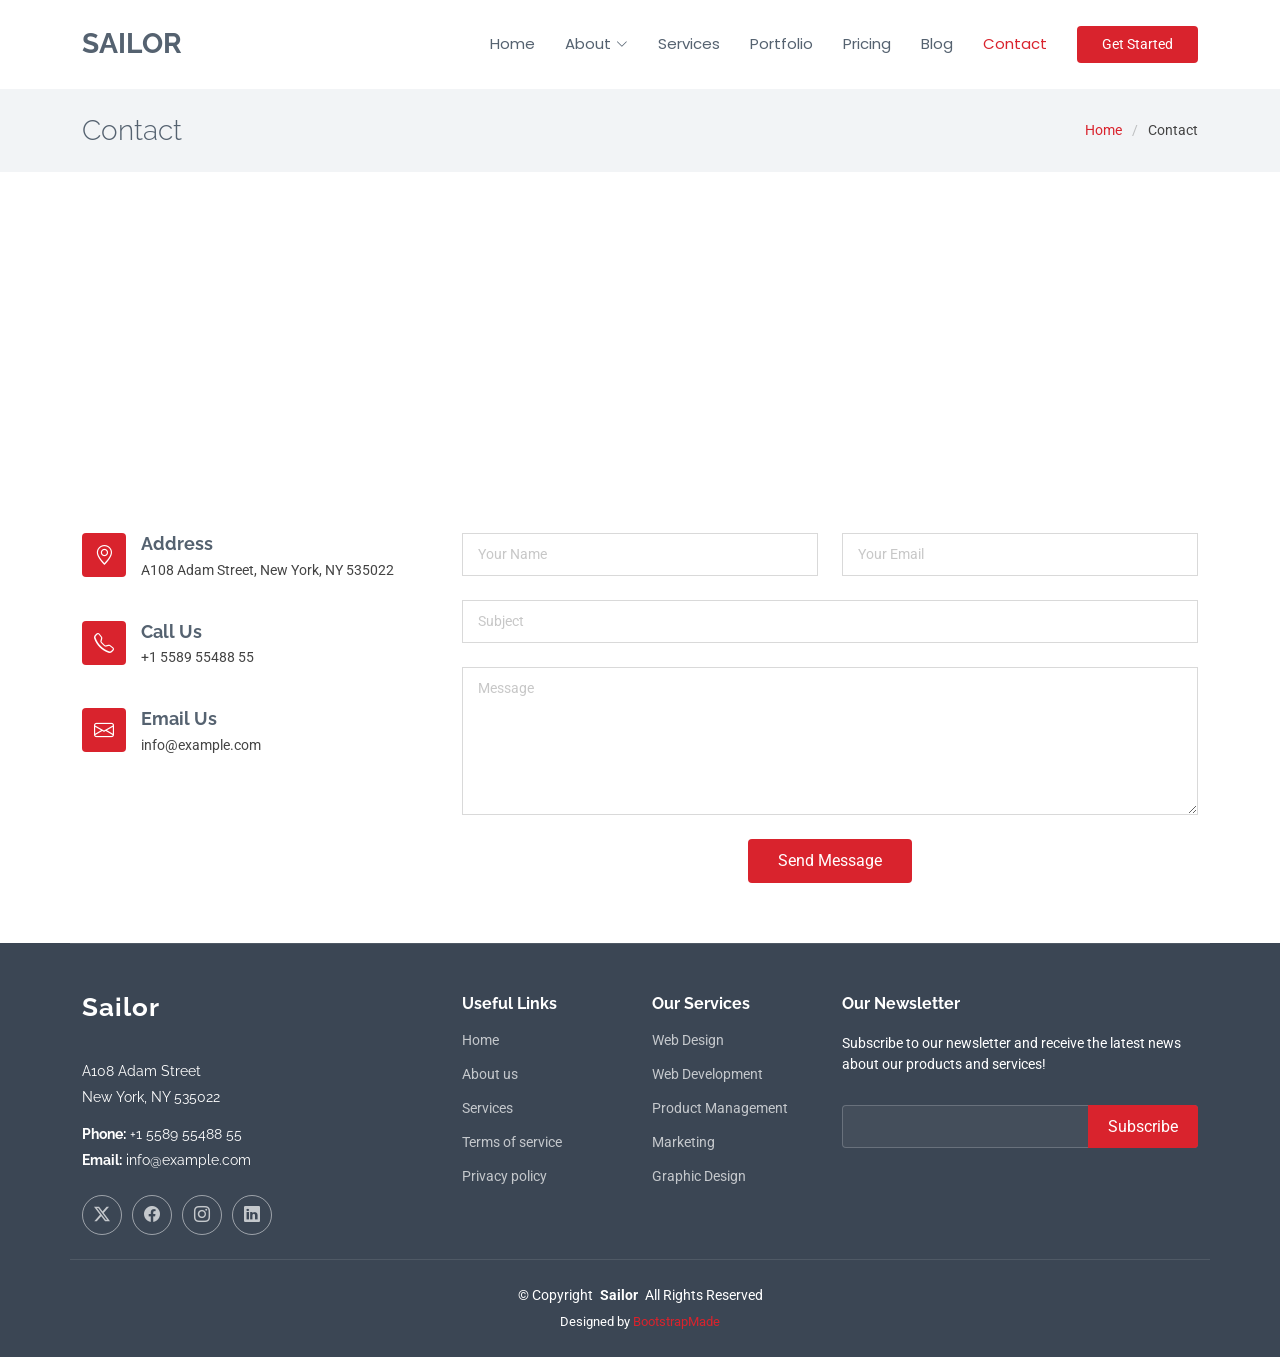
<file: contact.html>
<!DOCTYPE html>
<html lang="en">

<head>
  <meta charset="utf-8">
  <meta content="width=device-width, initial-scale=1.0" name="viewport">
  <title>Contact - Sailor Bootstrap Template</title>
  <meta name="description" content="">
  <meta name="keywords" content="">

  <!-- Favicons -->
  <link href="assets/img/favicon.png" rel="icon">
  <link href="assets/img/apple-touch-icon.png" rel="apple-touch-icon">

  <!-- Fonts -->
  <link href="https://fonts.googleapis.com" rel="preconnect">
  <link href="https://fonts.gstatic.com" rel="preconnect" crossorigin>
  <link href="https://fonts.googleapis.com/css2?family=Roboto:ital,wght@0,100;0,300;0,400;0,500;0,700;0,900;1,100;1,300;1,400;1,500;1,700;1,900&family=Poppins:ital,wght@0,100;0,200;0,300;0,400;0,500;0,600;0,700;0,800;0,900;1,100;1,200;1,300;1,400;1,500;1,600;1,700;1,800;1,900&family=Raleway:ital,wght@0,100;0,200;0,300;0,400;0,500;0,600;0,700;0,800;0,900;1,100;1,200;1,300;1,400;1,500;1,600;1,700;1,800;1,900&display=swap" rel="stylesheet">

  <!-- Vendor CSS Files -->
  <link href="assets/vendor/bootstrap/css/bootstrap.min.css" rel="stylesheet">
  <link href="assets/vendor/bootstrap-icons/bootstrap-icons.css" rel="stylesheet">
  <link href="assets/vendor/aos/aos.css" rel="stylesheet">
  <link href="assets/vendor/glightbox/css/glightbox.min.css" rel="stylesheet">
  <link href="assets/vendor/swiper/swiper-bundle.min.css" rel="stylesheet">

  <!-- Main CSS File -->
  <link href="assets/css/main.css" rel="stylesheet">

  <!-- =======================================================
  * Template Name: Sailor
  * Template URL: https://bootstrapmade.com/sailor-free-bootstrap-theme/
  * Updated: Aug 07 2024 with Bootstrap v5.3.3
  * Author: BootstrapMade.com
  * License: https://bootstrapmade.com/license/
  ======================================================== -->
</head>

<body class="contact-page">

  <header id="header" class="header d-flex align-items-center sticky-top">
    <div class="container-fluid container-xl position-relative d-flex align-items-center">

      <a href="index.html" class="logo d-flex align-items-center me-auto">
        <!-- Uncomment the line below if you also wish to use an image logo -->
        <!-- <img src="assets/img/logo.png" alt=""> -->
        <h1 class="sitename">Sailor</h1>
      </a>

      <nav id="navmenu" class="navmenu">
        <ul>
          <li><a href="#hero">Home</a></li>
          <li class="dropdown"><a href="about.html"><span>About</span> <i class="bi bi-chevron-down toggle-dropdown"></i></a>
            <ul>
              <li><a href="team.html">Team</a></li>
              <li><a href="testimonials.html">Testimonials</a></li>
              <li class="dropdown"><a href="#"><span>Deep Dropdown</span> <i class="bi bi-chevron-down toggle-dropdown"></i></a>
                <ul>
                  <li><a href="#">Deep Dropdown 1</a></li>
                  <li><a href="#">Deep Dropdown 2</a></li>
                  <li><a href="#">Deep Dropdown 3</a></li>
                  <li><a href="#">Deep Dropdown 4</a></li>
                  <li><a href="#">Deep Dropdown 5</a></li>
                </ul>
              </li>
            </ul>
          </li>
          <li><a href="services.html">Services</a></li>
          <li><a href="portfolio.html">Portfolio</a></li>
          <li><a href="pricing.html">Pricing</a></li>
          <li><a href="blog.html">Blog</a></li>
          <li><a href="contact.html" class="active">Contact</a></li>
        </ul>
        <i class="mobile-nav-toggle d-xl-none bi bi-list"></i>
      </nav>

      <a class="btn-getstarted" href="about.html">Get Started</a>

    </div>
  </header>

  <main class="main">

    <!-- Page Title -->
    <div class="page-title light-background">
      <div class="container d-lg-flex justify-content-between align-items-center">
        <h1 class="mb-2 mb-lg-0">Contact</h1>
        <nav class="breadcrumbs">
          <ol>
            <li><a href="index.html">Home</a></li>
            <li class="current">Contact</li>
          </ol>
        </nav>
      </div>
    </div><!-- End Page Title -->

    <!-- Contact Section -->
    <section id="contact" class="contact section">

      <div class="container" data-aos="fade-up" data-aos-delay="100">

        <div class="mb-4" data-aos="fade-up" data-aos-delay="200">
          <iframe style="border:0; width: 100%; height: 270px;" src="https://www.google.com/maps/embed?pb=!1m14!1m8!1m3!1d48389.78314118045!2d-74.006138!3d40.710059!3m2!1i1024!2i768!4f13.1!3m3!1m2!1s0x89c25a22a3bda30d%3A0xb89d1fe6bc499443!2sDowntown%20Conference%20Center!5e0!3m2!1sen!2sus!4v1676961268712!5m2!1sen!2sus" frameborder="0" allowfullscreen="" loading="lazy" referrerpolicy="no-referrer-when-downgrade"></iframe>
        </div><!-- End Google Maps -->

        <div class="row gy-4">

          <div class="col-lg-4">
            <div class="info-item d-flex" data-aos="fade-up" data-aos-delay="300">
              <i class="bi bi-geo-alt flex-shrink-0"></i>
              <div>
                <h3>Address</h3>
                <p>A108 Adam Street, New York, NY 535022</p>
              </div>
            </div><!-- End Info Item -->

            <div class="info-item d-flex" data-aos="fade-up" data-aos-delay="400">
              <i class="bi bi-telephone flex-shrink-0"></i>
              <div>
                <h3>Call Us</h3>
                <p>+1 5589 55488 55</p>
              </div>
            </div><!-- End Info Item -->

            <div class="info-item d-flex" data-aos="fade-up" data-aos-delay="500">
              <i class="bi bi-envelope flex-shrink-0"></i>
              <div>
                <h3>Email Us</h3>
                <p>info@example.com</p>
              </div>
            </div><!-- End Info Item -->

          </div>

          <div class="col-lg-8">
            <form action="forms/contact.php" method="post" class="php-email-form" data-aos="fade-up" data-aos-delay="200">
              <div class="row gy-4">

                <div class="col-md-6">
                  <input type="text" name="name" class="form-control" placeholder="Your Name" required="">
                </div>

                <div class="col-md-6 ">
                  <input type="email" class="form-control" name="email" placeholder="Your Email" required="">
                </div>

                <div class="col-md-12">
                  <input type="text" class="form-control" name="subject" placeholder="Subject" required="">
                </div>

                <div class="col-md-12">
                  <textarea class="form-control" name="message" rows="6" placeholder="Message" required=""></textarea>
                </div>

                <div class="col-md-12 text-center">
                  <div class="loading">Loading</div>
                  <div class="error-message"></div>
                  <div class="sent-message">Your message has been sent. Thank you!</div>

                  <button type="submit">Send Message</button>
                </div>

              </div>
            </form>
          </div><!-- End Contact Form -->

        </div>

      </div>

    </section><!-- /Contact Section -->

  </main>

  <footer id="footer" class="footer dark-background">

    <div class="container footer-top">
      <div class="row gy-4">
        <div class="col-lg-4 col-md-6 footer-about">
          <a href="index.html" class="logo d-flex align-items-center">
            <span class="sitename">Sailor</span>
          </a>
          <div class="footer-contact pt-3">
            <p>A108 Adam Street</p>
            <p>New York, NY 535022</p>
            <p class="mt-3"><strong>Phone:</strong> <span>+1 5589 55488 55</span></p>
            <p><strong>Email:</strong> <span>info@example.com</span></p>
          </div>
          <div class="social-links d-flex mt-4">
            <a href=""><i class="bi bi-twitter-x"></i></a>
            <a href=""><i class="bi bi-facebook"></i></a>
            <a href=""><i class="bi bi-instagram"></i></a>
            <a href=""><i class="bi bi-linkedin"></i></a>
          </div>
        </div>

        <div class="col-lg-2 col-md-3 footer-links">
          <h4>Useful Links</h4>
          <ul>
            <li><a href="#">Home</a></li>
            <li><a href="#">About us</a></li>
            <li><a href="#">Services</a></li>
            <li><a href="#">Terms of service</a></li>
            <li><a href="#">Privacy policy</a></li>
          </ul>
        </div>

        <div class="col-lg-2 col-md-3 footer-links">
          <h4>Our Services</h4>
          <ul>
            <li><a href="#">Web Design</a></li>
            <li><a href="#">Web Development</a></li>
            <li><a href="#">Product Management</a></li>
            <li><a href="#">Marketing</a></li>
            <li><a href="#">Graphic Design</a></li>
          </ul>
        </div>

        <div class="col-lg-4 col-md-12 footer-newsletter">
          <h4>Our Newsletter</h4>
          <p>Subscribe to our newsletter and receive the latest news about our products and services!</p>
          <form action="forms/newsletter.php" method="post" class="php-email-form">
            <div class="newsletter-form"><input type="email" name="email"><input type="submit" value="Subscribe"></div>
            <div class="loading">Loading</div>
            <div class="error-message"></div>
            <div class="sent-message">Your subscription request has been sent. Thank you!</div>
          </form>
        </div>

      </div>
    </div>

    <div class="container copyright text-center mt-4">
      <p>© <span>Copyright</span> <strong class="px-1 sitename">Sailor</strong> <span>All Rights Reserved</span></p>
      <div class="credits">
        <!-- All the links in the footer should remain intact. -->
        <!-- You can delete the links only if you've purchased the pro version. -->
        <!-- Licensing information: https://bootstrapmade.com/license/ -->
        <!-- Purchase the pro version with working PHP/AJAX contact form: [buy-url] -->
        Designed by <a href="https://bootstrapmade.com/">BootstrapMade</a>
      </div>
    </div>

  </footer>

  <!-- Scroll Top -->
  <a href="#" id="scroll-top" class="scroll-top d-flex align-items-center justify-content-center"><i class="bi bi-arrow-up-short"></i></a>

  <!-- Preloader -->
  <div id="preloader"></div>

  <!-- Vendor JS Files -->
  <script src="assets/vendor/bootstrap/js/bootstrap.bundle.min.js"></script>
  <script src="assets/vendor/php-email-form/validate.js"></script>
  <script src="assets/vendor/aos/aos.js"></script>
  <script src="assets/vendor/glightbox/js/glightbox.min.js"></script>
  <script src="assets/vendor/imagesloaded/imagesloaded.pkgd.min.js"></script>
  <script src="assets/vendor/isotope-layout/isotope.pkgd.min.js"></script>
  <script src="assets/vendor/purecounter/purecounter_vanilla.js"></script>
  <script src="assets/vendor/waypoints/noframework.waypoints.js"></script>
  <script src="assets/vendor/swiper/swiper-bundle.min.js"></script>

  <!-- Main JS File -->
  <script src="assets/js/main.js"></script>

</body>

</html>
</file>
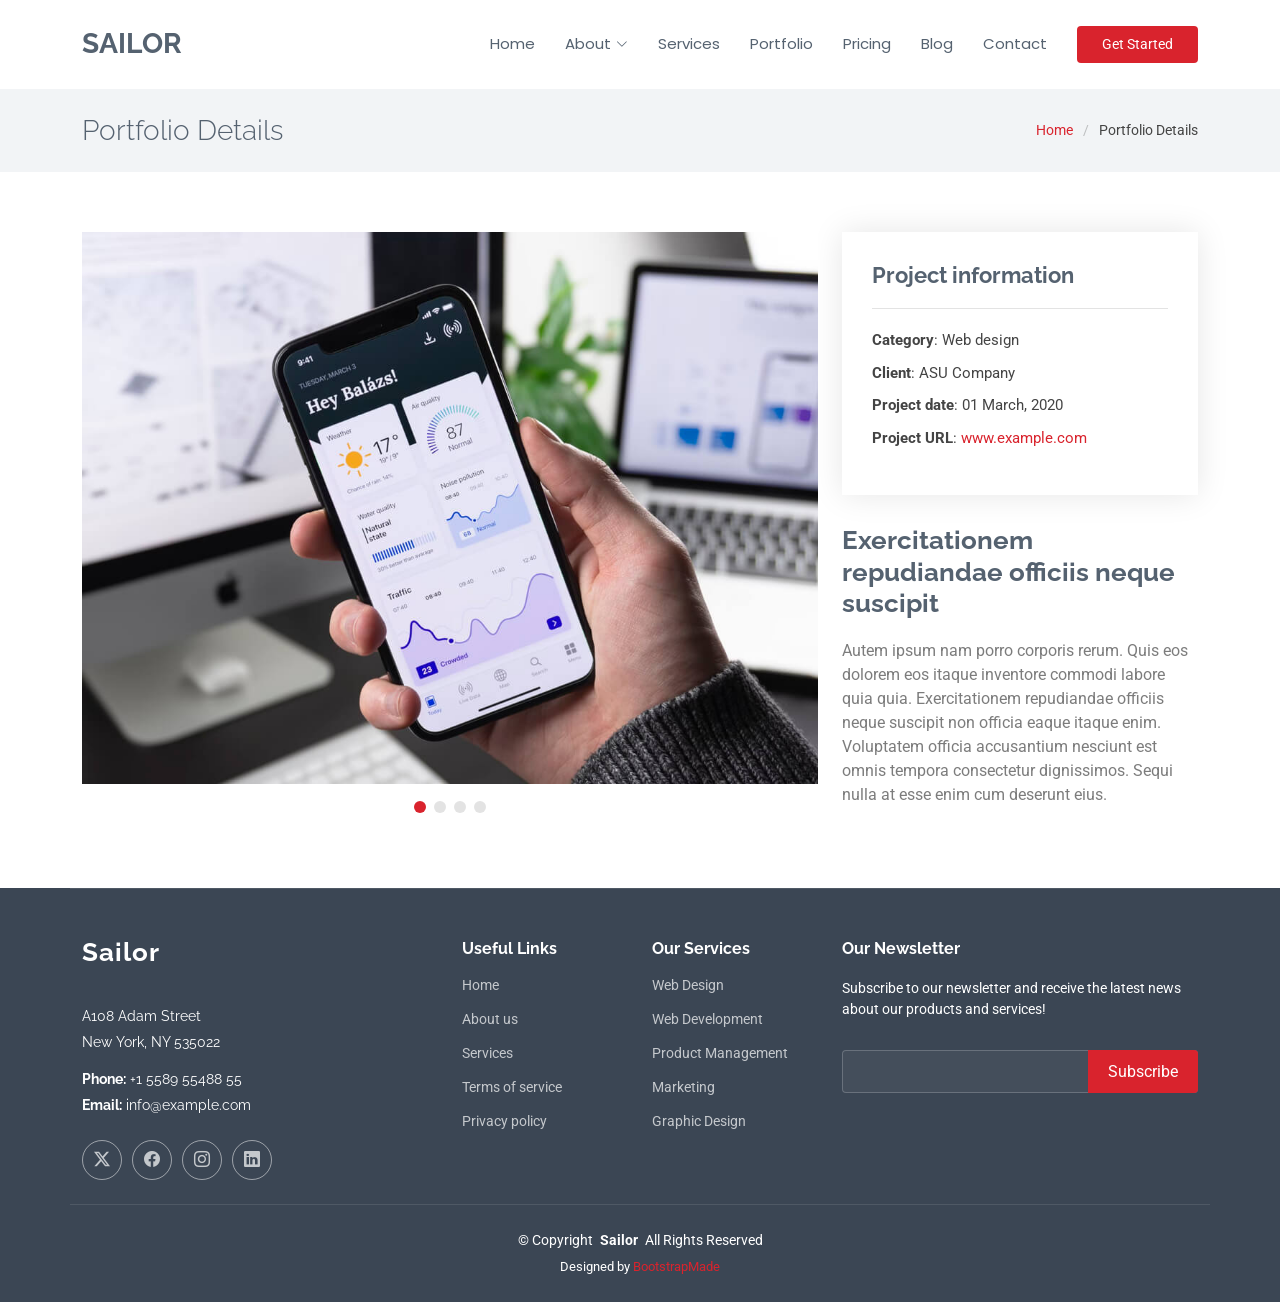
<file: portfolio-details.html>
<!DOCTYPE html>
<html lang="en">

<head>
  <meta charset="utf-8">
  <meta content="width=device-width, initial-scale=1.0" name="viewport">
  <title>Portfolio Details - Sailor Bootstrap Template</title>
  <meta name="description" content="">
  <meta name="keywords" content="">

  <!-- Favicons -->
  <link href="assets/img/favicon.png" rel="icon">
  <link href="assets/img/apple-touch-icon.png" rel="apple-touch-icon">

  <!-- Fonts -->
  <link href="https://fonts.googleapis.com" rel="preconnect">
  <link href="https://fonts.gstatic.com" rel="preconnect" crossorigin>
  <link href="https://fonts.googleapis.com/css2?family=Roboto:ital,wght@0,100;0,300;0,400;0,500;0,700;0,900;1,100;1,300;1,400;1,500;1,700;1,900&family=Poppins:ital,wght@0,100;0,200;0,300;0,400;0,500;0,600;0,700;0,800;0,900;1,100;1,200;1,300;1,400;1,500;1,600;1,700;1,800;1,900&family=Raleway:ital,wght@0,100;0,200;0,300;0,400;0,500;0,600;0,700;0,800;0,900;1,100;1,200;1,300;1,400;1,500;1,600;1,700;1,800;1,900&display=swap" rel="stylesheet">

  <!-- Vendor CSS Files -->
  <link href="assets/vendor/bootstrap/css/bootstrap.min.css" rel="stylesheet">
  <link href="assets/vendor/bootstrap-icons/bootstrap-icons.css" rel="stylesheet">
  <link href="assets/vendor/aos/aos.css" rel="stylesheet">
  <link href="assets/vendor/glightbox/css/glightbox.min.css" rel="stylesheet">
  <link href="assets/vendor/swiper/swiper-bundle.min.css" rel="stylesheet">

  <!-- Main CSS File -->
  <link href="assets/css/main.css" rel="stylesheet">

  <!-- =======================================================
  * Template Name: Sailor
  * Template URL: https://bootstrapmade.com/sailor-free-bootstrap-theme/
  * Updated: Aug 07 2024 with Bootstrap v5.3.3
  * Author: BootstrapMade.com
  * License: https://bootstrapmade.com/license/
  ======================================================== -->
</head>

<body class="portfolio-details-page">

  <header id="header" class="header d-flex align-items-center sticky-top">
    <div class="container-fluid container-xl position-relative d-flex align-items-center">

      <a href="index.html" class="logo d-flex align-items-center me-auto">
        <!-- Uncomment the line below if you also wish to use an image logo -->
        <!-- <img src="assets/img/logo.png" alt=""> -->
        <h1 class="sitename">Sailor</h1>
      </a>

      <nav id="navmenu" class="navmenu">
        <ul>
          <li><a href="#hero">Home</a></li>
          <li class="dropdown"><a href="about.html"><span>About</span> <i class="bi bi-chevron-down toggle-dropdown"></i></a>
            <ul>
              <li><a href="team.html">Team</a></li>
              <li><a href="testimonials.html">Testimonials</a></li>
              <li class="dropdown"><a href="#"><span>Deep Dropdown</span> <i class="bi bi-chevron-down toggle-dropdown"></i></a>
                <ul>
                  <li><a href="#">Deep Dropdown 1</a></li>
                  <li><a href="#">Deep Dropdown 2</a></li>
                  <li><a href="#">Deep Dropdown 3</a></li>
                  <li><a href="#">Deep Dropdown 4</a></li>
                  <li><a href="#">Deep Dropdown 5</a></li>
                </ul>
              </li>
            </ul>
          </li>
          <li><a href="services.html">Services</a></li>
          <li><a href="portfolio.html">Portfolio</a></li>
          <li><a href="pricing.html">Pricing</a></li>
          <li><a href="blog.html">Blog</a></li>
          <li><a href="contact.html">Contact</a></li>
        </ul>
        <i class="mobile-nav-toggle d-xl-none bi bi-list"></i>
      </nav>

      <a class="btn-getstarted" href="about.html">Get Started</a>

    </div>
  </header>

  <main class="main">

    <!-- Page Title -->
    <div class="page-title light-background">
      <div class="container d-lg-flex justify-content-between align-items-center">
        <h1 class="mb-2 mb-lg-0">Portfolio Details</h1>
        <nav class="breadcrumbs">
          <ol>
            <li><a href="index.html">Home</a></li>
            <li class="current">Portfolio Details</li>
          </ol>
        </nav>
      </div>
    </div><!-- End Page Title -->

    <!-- Portfolio Details Section -->
    <section id="portfolio-details" class="portfolio-details section">

      <div class="container" data-aos="fade-up" data-aos-delay="100">

        <div class="row gy-4">

          <div class="col-lg-8">
            <div class="portfolio-details-slider swiper init-swiper">

              <script type="application/json" class="swiper-config">
                {
                  "loop": true,
                  "speed": 600,
                  "autoplay": {
                    "delay": 5000
                  },
                  "slidesPerView": "auto",
                  "pagination": {
                    "el": ".swiper-pagination",
                    "type": "bullets",
                    "clickable": true
                  }
                }
              </script>

              <div class="swiper-wrapper align-items-center">

                <div class="swiper-slide">
                  <img src="assets/img/portfolio/app-1.jpg" alt="">
                </div>

                <div class="swiper-slide">
                  <img src="assets/img/portfolio/product-1.jpg" alt="">
                </div>

                <div class="swiper-slide">
                  <img src="assets/img/portfolio/branding-1.jpg" alt="">
                </div>

                <div class="swiper-slide">
                  <img src="assets/img/portfolio/books-1.jpg" alt="">
                </div>

              </div>
              <div class="swiper-pagination"></div>
            </div>
          </div>

          <div class="col-lg-4">
            <div class="portfolio-info" data-aos="fade-up" data-aos-delay="200">
              <h3>Project information</h3>
              <ul>
                <li><strong>Category</strong>: Web design</li>
                <li><strong>Client</strong>: ASU Company</li>
                <li><strong>Project date</strong>: 01 March, 2020</li>
                <li><strong>Project URL</strong>: <a href="#">www.example.com</a></li>
              </ul>
            </div>
            <div class="portfolio-description" data-aos="fade-up" data-aos-delay="300">
              <h2>Exercitationem repudiandae officiis neque suscipit</h2>
              <p>
                Autem ipsum nam porro corporis rerum. Quis eos dolorem eos itaque inventore commodi labore quia quia. Exercitationem repudiandae officiis neque suscipit non officia eaque itaque enim. Voluptatem officia accusantium nesciunt est omnis tempora consectetur dignissimos. Sequi nulla at esse enim cum deserunt eius.
              </p>
            </div>
          </div>

        </div>

      </div>

    </section><!-- /Portfolio Details Section -->

  </main>

  <footer id="footer" class="footer dark-background">

    <div class="container footer-top">
      <div class="row gy-4">
        <div class="col-lg-4 col-md-6 footer-about">
          <a href="index.html" class="logo d-flex align-items-center">
            <span class="sitename">Sailor</span>
          </a>
          <div class="footer-contact pt-3">
            <p>A108 Adam Street</p>
            <p>New York, NY 535022</p>
            <p class="mt-3"><strong>Phone:</strong> <span>+1 5589 55488 55</span></p>
            <p><strong>Email:</strong> <span>info@example.com</span></p>
          </div>
          <div class="social-links d-flex mt-4">
            <a href=""><i class="bi bi-twitter-x"></i></a>
            <a href=""><i class="bi bi-facebook"></i></a>
            <a href=""><i class="bi bi-instagram"></i></a>
            <a href=""><i class="bi bi-linkedin"></i></a>
          </div>
        </div>

        <div class="col-lg-2 col-md-3 footer-links">
          <h4>Useful Links</h4>
          <ul>
            <li><a href="#">Home</a></li>
            <li><a href="#">About us</a></li>
            <li><a href="#">Services</a></li>
            <li><a href="#">Terms of service</a></li>
            <li><a href="#">Privacy policy</a></li>
          </ul>
        </div>

        <div class="col-lg-2 col-md-3 footer-links">
          <h4>Our Services</h4>
          <ul>
            <li><a href="#">Web Design</a></li>
            <li><a href="#">Web Development</a></li>
            <li><a href="#">Product Management</a></li>
            <li><a href="#">Marketing</a></li>
            <li><a href="#">Graphic Design</a></li>
          </ul>
        </div>

        <div class="col-lg-4 col-md-12 footer-newsletter">
          <h4>Our Newsletter</h4>
          <p>Subscribe to our newsletter and receive the latest news about our products and services!</p>
          <form action="forms/newsletter.php" method="post" class="php-email-form">
            <div class="newsletter-form"><input type="email" name="email"><input type="submit" value="Subscribe"></div>
            <div class="loading">Loading</div>
            <div class="error-message"></div>
            <div class="sent-message">Your subscription request has been sent. Thank you!</div>
          </form>
        </div>

      </div>
    </div>

    <div class="container copyright text-center mt-4">
      <p>© <span>Copyright</span> <strong class="px-1 sitename">Sailor</strong> <span>All Rights Reserved</span></p>
      <div class="credits">
        <!-- All the links in the footer should remain intact. -->
        <!-- You can delete the links only if you've purchased the pro version. -->
        <!-- Licensing information: https://bootstrapmade.com/license/ -->
        <!-- Purchase the pro version with working PHP/AJAX contact form: [buy-url] -->
        Designed by <a href="https://bootstrapmade.com/">BootstrapMade</a>
      </div>
    </div>

  </footer>

  <!-- Scroll Top -->
  <a href="#" id="scroll-top" class="scroll-top d-flex align-items-center justify-content-center"><i class="bi bi-arrow-up-short"></i></a>

  <!-- Preloader -->
  <div id="preloader"></div>

  <!-- Vendor JS Files -->
  <script src="assets/vendor/bootstrap/js/bootstrap.bundle.min.js"></script>
  <script src="assets/vendor/php-email-form/validate.js"></script>
  <script src="assets/vendor/aos/aos.js"></script>
  <script src="assets/vendor/glightbox/js/glightbox.min.js"></script>
  <script src="assets/vendor/imagesloaded/imagesloaded.pkgd.min.js"></script>
  <script src="assets/vendor/isotope-layout/isotope.pkgd.min.js"></script>
  <script src="assets/vendor/purecounter/purecounter_vanilla.js"></script>
  <script src="assets/vendor/waypoints/noframework.waypoints.js"></script>
  <script src="assets/vendor/swiper/swiper-bundle.min.js"></script>

  <!-- Main JS File -->
  <script src="assets/js/main.js"></script>

</body>

</html>
</file>
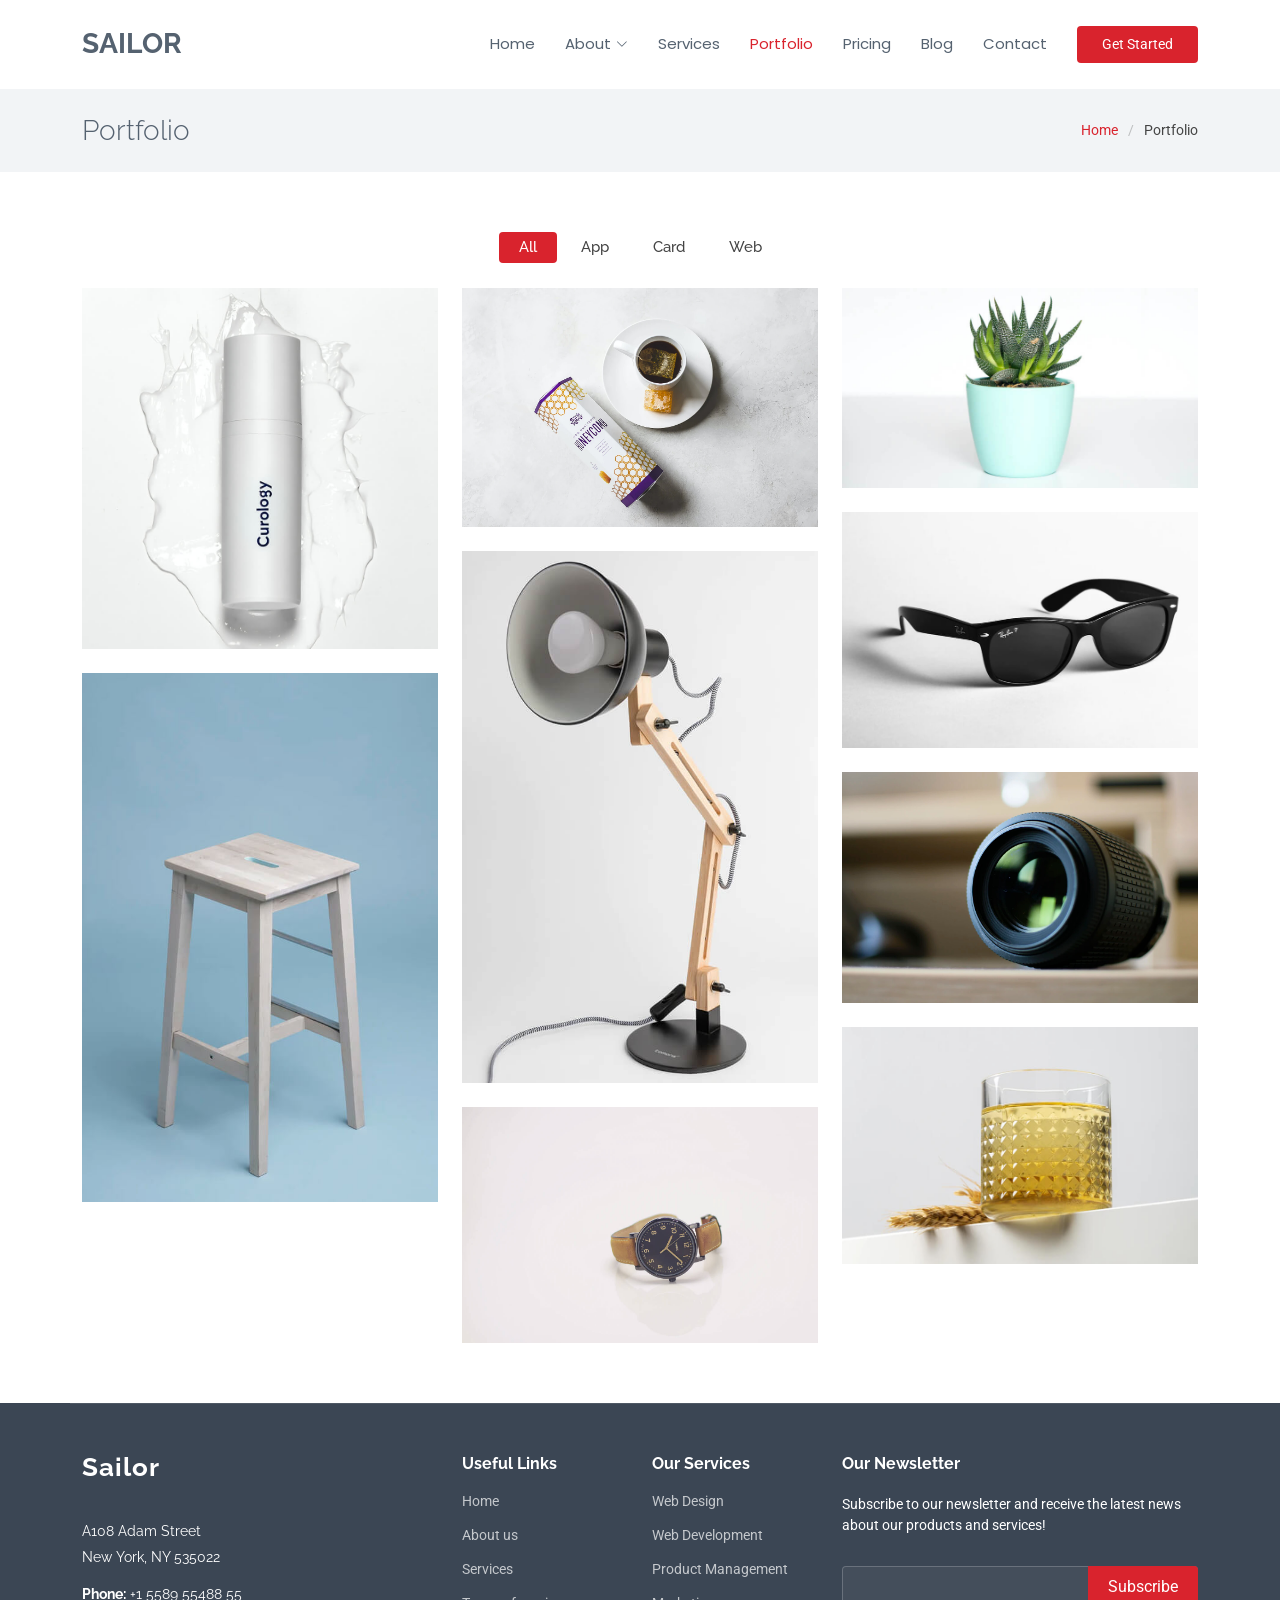
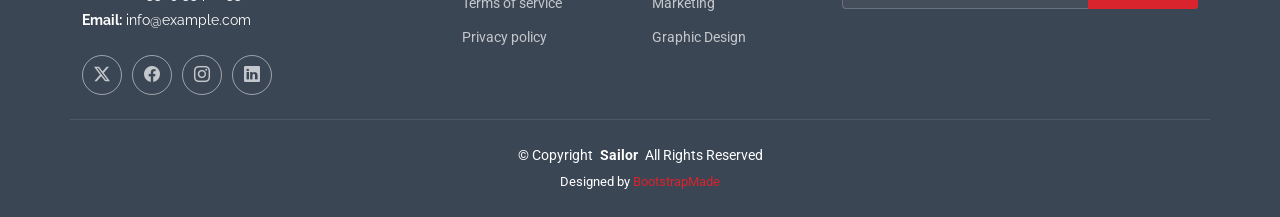
<file: portfolio.html>
<!DOCTYPE html>
<html lang="en">

<head>
  <meta charset="utf-8">
  <meta content="width=device-width, initial-scale=1.0" name="viewport">
  <title>Portfolio - Sailor Bootstrap Template</title>
  <meta name="description" content="">
  <meta name="keywords" content="">

  <!-- Favicons -->
  <link href="assets/img/favicon.png" rel="icon">
  <link href="assets/img/apple-touch-icon.png" rel="apple-touch-icon">

  <!-- Fonts -->
  <link href="https://fonts.googleapis.com" rel="preconnect">
  <link href="https://fonts.gstatic.com" rel="preconnect" crossorigin>
  <link href="https://fonts.googleapis.com/css2?family=Roboto:ital,wght@0,100;0,300;0,400;0,500;0,700;0,900;1,100;1,300;1,400;1,500;1,700;1,900&family=Poppins:ital,wght@0,100;0,200;0,300;0,400;0,500;0,600;0,700;0,800;0,900;1,100;1,200;1,300;1,400;1,500;1,600;1,700;1,800;1,900&family=Raleway:ital,wght@0,100;0,200;0,300;0,400;0,500;0,600;0,700;0,800;0,900;1,100;1,200;1,300;1,400;1,500;1,600;1,700;1,800;1,900&display=swap" rel="stylesheet">

  <!-- Vendor CSS Files -->
  <link href="assets/vendor/bootstrap/css/bootstrap.min.css" rel="stylesheet">
  <link href="assets/vendor/bootstrap-icons/bootstrap-icons.css" rel="stylesheet">
  <link href="assets/vendor/aos/aos.css" rel="stylesheet">
  <link href="assets/vendor/glightbox/css/glightbox.min.css" rel="stylesheet">
  <link href="assets/vendor/swiper/swiper-bundle.min.css" rel="stylesheet">

  <!-- Main CSS File -->
  <link href="assets/css/main.css" rel="stylesheet">

  <!-- =======================================================
  * Template Name: Sailor
  * Template URL: https://bootstrapmade.com/sailor-free-bootstrap-theme/
  * Updated: Aug 07 2024 with Bootstrap v5.3.3
  * Author: BootstrapMade.com
  * License: https://bootstrapmade.com/license/
  ======================================================== -->
</head>

<body class="portfolio-page">

  <header id="header" class="header d-flex align-items-center sticky-top">
    <div class="container-fluid container-xl position-relative d-flex align-items-center">

      <a href="index.html" class="logo d-flex align-items-center me-auto">
        <!-- Uncomment the line below if you also wish to use an image logo -->
        <!-- <img src="assets/img/logo.png" alt=""> -->
        <h1 class="sitename">Sailor</h1>
      </a>

      <nav id="navmenu" class="navmenu">
        <ul>
          <li><a href="#hero">Home</a></li>
          <li class="dropdown"><a href="about.html"><span>About</span> <i class="bi bi-chevron-down toggle-dropdown"></i></a>
            <ul>
              <li><a href="team.html">Team</a></li>
              <li><a href="testimonials.html">Testimonials</a></li>
              <li class="dropdown"><a href="#"><span>Deep Dropdown</span> <i class="bi bi-chevron-down toggle-dropdown"></i></a>
                <ul>
                  <li><a href="#">Deep Dropdown 1</a></li>
                  <li><a href="#">Deep Dropdown 2</a></li>
                  <li><a href="#">Deep Dropdown 3</a></li>
                  <li><a href="#">Deep Dropdown 4</a></li>
                  <li><a href="#">Deep Dropdown 5</a></li>
                </ul>
              </li>
            </ul>
          </li>
          <li><a href="services.html">Services</a></li>
          <li><a href="portfolio.html" class="active">Portfolio</a></li>
          <li><a href="pricing.html">Pricing</a></li>
          <li><a href="blog.html">Blog</a></li>
          <li><a href="contact.html">Contact</a></li>
        </ul>
        <i class="mobile-nav-toggle d-xl-none bi bi-list"></i>
      </nav>

      <a class="btn-getstarted" href="about.html">Get Started</a>

    </div>
  </header>

  <main class="main">

    <!-- Page Title -->
    <div class="page-title light-background">
      <div class="container d-lg-flex justify-content-between align-items-center">
        <h1 class="mb-2 mb-lg-0">Portfolio</h1>
        <nav class="breadcrumbs">
          <ol>
            <li><a href="index.html">Home</a></li>
            <li class="current">Portfolio</li>
          </ol>
        </nav>
      </div>
    </div><!-- End Page Title -->

    <!-- Portfolio Section -->
    <section id="portfolio" class="portfolio section">

      <div class="container">

        <div class="isotope-layout" data-default-filter="*" data-layout="masonry" data-sort="original-order">

          <ul class="portfolio-filters isotope-filters" data-aos="fade-up" data-aos-delay="100">
            <li data-filter="*" class="filter-active">All</li>
            <li data-filter=".filter-app">App</li>
            <li data-filter=".filter-product">Card</li>
            <li data-filter=".filter-branding">Web</li>
          </ul><!-- End Portfolio Filters -->

          <div class="row gy-4 isotope-container" data-aos="fade-up" data-aos-delay="200">

            <div class="col-lg-4 col-md-6 portfolio-item isotope-item filter-app">
              <img src="assets/img/masonry-portfolio/masonry-portfolio-1.jpg" class="img-fluid" alt="">
              <div class="portfolio-info">
                <h4>App 1</h4>
                <p>Lorem ipsum, dolor sit</p>
                <a href="assets/img/masonry-portfolio/masonry-portfolio-1.jpg" title="App 1" data-gallery="portfolio-gallery-app" class="glightbox preview-link"><i class="bi bi-zoom-in"></i></a>
                <a href="portfolio-details.html" title="More Details" class="details-link"><i class="bi bi-link-45deg"></i></a>
              </div>
            </div><!-- End Portfolio Item -->

            <div class="col-lg-4 col-md-6 portfolio-item isotope-item filter-product">
              <img src="assets/img/masonry-portfolio/masonry-portfolio-2.jpg" class="img-fluid" alt="">
              <div class="portfolio-info">
                <h4>Product 1</h4>
                <p>Lorem ipsum, dolor sit</p>
                <a href="assets/img/masonry-portfolio/masonry-portfolio-2.jpg" title="Product 1" data-gallery="portfolio-gallery-product" class="glightbox preview-link"><i class="bi bi-zoom-in"></i></a>
                <a href="portfolio-details.html" title="More Details" class="details-link"><i class="bi bi-link-45deg"></i></a>
              </div>
            </div><!-- End Portfolio Item -->

            <div class="col-lg-4 col-md-6 portfolio-item isotope-item filter-branding">
              <img src="assets/img/masonry-portfolio/masonry-portfolio-3.jpg" class="img-fluid" alt="">
              <div class="portfolio-info">
                <h4>Branding 1</h4>
                <p>Lorem ipsum, dolor sit</p>
                <a href="assets/img/masonry-portfolio/masonry-portfolio-3.jpg" title="Branding 1" data-gallery="portfolio-gallery-branding" class="glightbox preview-link"><i class="bi bi-zoom-in"></i></a>
                <a href="portfolio-details.html" title="More Details" class="details-link"><i class="bi bi-link-45deg"></i></a>
              </div>
            </div><!-- End Portfolio Item -->

            <div class="col-lg-4 col-md-6 portfolio-item isotope-item filter-app">
              <img src="assets/img/masonry-portfolio/masonry-portfolio-4.jpg" class="img-fluid" alt="">
              <div class="portfolio-info">
                <h4>App 2</h4>
                <p>Lorem ipsum, dolor sit</p>
                <a href="assets/img/masonry-portfolio/masonry-portfolio-4.jpg" title="App 2" data-gallery="portfolio-gallery-app" class="glightbox preview-link"><i class="bi bi-zoom-in"></i></a>
                <a href="portfolio-details.html" title="More Details" class="details-link"><i class="bi bi-link-45deg"></i></a>
              </div>
            </div><!-- End Portfolio Item -->

            <div class="col-lg-4 col-md-6 portfolio-item isotope-item filter-product">
              <img src="assets/img/masonry-portfolio/masonry-portfolio-5.jpg" class="img-fluid" alt="">
              <div class="portfolio-info">
                <h4>Product 2</h4>
                <p>Lorem ipsum, dolor sit</p>
                <a href="assets/img/masonry-portfolio/masonry-portfolio-5.jpg" title="Product 2" data-gallery="portfolio-gallery-product" class="glightbox preview-link"><i class="bi bi-zoom-in"></i></a>
                <a href="portfolio-details.html" title="More Details" class="details-link"><i class="bi bi-link-45deg"></i></a>
              </div>
            </div><!-- End Portfolio Item -->

            <div class="col-lg-4 col-md-6 portfolio-item isotope-item filter-branding">
              <img src="assets/img/masonry-portfolio/masonry-portfolio-6.jpg" class="img-fluid" alt="">
              <div class="portfolio-info">
                <h4>Branding 2</h4>
                <p>Lorem ipsum, dolor sit</p>
                <a href="assets/img/masonry-portfolio/masonry-portfolio-6.jpg" title="Branding 2" data-gallery="portfolio-gallery-branding" class="glightbox preview-link"><i class="bi bi-zoom-in"></i></a>
                <a href="portfolio-details.html" title="More Details" class="details-link"><i class="bi bi-link-45deg"></i></a>
              </div>
            </div><!-- End Portfolio Item -->

            <div class="col-lg-4 col-md-6 portfolio-item isotope-item filter-app">
              <img src="assets/img/masonry-portfolio/masonry-portfolio-7.jpg" class="img-fluid" alt="">
              <div class="portfolio-info">
                <h4>App 3</h4>
                <p>Lorem ipsum, dolor sit</p>
                <a href="assets/img/masonry-portfolio/masonry-portfolio-7.jpg" title="App 3" data-gallery="portfolio-gallery-app" class="glightbox preview-link"><i class="bi bi-zoom-in"></i></a>
                <a href="portfolio-details.html" title="More Details" class="details-link"><i class="bi bi-link-45deg"></i></a>
              </div>
            </div><!-- End Portfolio Item -->

            <div class="col-lg-4 col-md-6 portfolio-item isotope-item filter-product">
              <img src="assets/img/masonry-portfolio/masonry-portfolio-8.jpg" class="img-fluid" alt="">
              <div class="portfolio-info">
                <h4>Product 3</h4>
                <p>Lorem ipsum, dolor sit</p>
                <a href="assets/img/masonry-portfolio/masonry-portfolio-8.jpg" title="Product 3" data-gallery="portfolio-gallery-product" class="glightbox preview-link"><i class="bi bi-zoom-in"></i></a>
                <a href="portfolio-details.html" title="More Details" class="details-link"><i class="bi bi-link-45deg"></i></a>
              </div>
            </div><!-- End Portfolio Item -->

            <div class="col-lg-4 col-md-6 portfolio-item isotope-item filter-branding">
              <img src="assets/img/masonry-portfolio/masonry-portfolio-9.jpg" class="img-fluid" alt="">
              <div class="portfolio-info">
                <h4>Branding 3</h4>
                <p>Lorem ipsum, dolor sit</p>
                <a href="assets/img/masonry-portfolio/masonry-portfolio-9.jpg" title="Branding 2" data-gallery="portfolio-gallery-branding" class="glightbox preview-link"><i class="bi bi-zoom-in"></i></a>
                <a href="portfolio-details.html" title="More Details" class="details-link"><i class="bi bi-link-45deg"></i></a>
              </div>
            </div><!-- End Portfolio Item -->

          </div><!-- End Portfolio Container -->

        </div>

      </div>

    </section><!-- /Portfolio Section -->

  </main>

  <footer id="footer" class="footer dark-background">

    <div class="container footer-top">
      <div class="row gy-4">
        <div class="col-lg-4 col-md-6 footer-about">
          <a href="index.html" class="logo d-flex align-items-center">
            <span class="sitename">Sailor</span>
          </a>
          <div class="footer-contact pt-3">
            <p>A108 Adam Street</p>
            <p>New York, NY 535022</p>
            <p class="mt-3"><strong>Phone:</strong> <span>+1 5589 55488 55</span></p>
            <p><strong>Email:</strong> <span>info@example.com</span></p>
          </div>
          <div class="social-links d-flex mt-4">
            <a href=""><i class="bi bi-twitter-x"></i></a>
            <a href=""><i class="bi bi-facebook"></i></a>
            <a href=""><i class="bi bi-instagram"></i></a>
            <a href=""><i class="bi bi-linkedin"></i></a>
          </div>
        </div>

        <div class="col-lg-2 col-md-3 footer-links">
          <h4>Useful Links</h4>
          <ul>
            <li><a href="#">Home</a></li>
            <li><a href="#">About us</a></li>
            <li><a href="#">Services</a></li>
            <li><a href="#">Terms of service</a></li>
            <li><a href="#">Privacy policy</a></li>
          </ul>
        </div>

        <div class="col-lg-2 col-md-3 footer-links">
          <h4>Our Services</h4>
          <ul>
            <li><a href="#">Web Design</a></li>
            <li><a href="#">Web Development</a></li>
            <li><a href="#">Product Management</a></li>
            <li><a href="#">Marketing</a></li>
            <li><a href="#">Graphic Design</a></li>
          </ul>
        </div>

        <div class="col-lg-4 col-md-12 footer-newsletter">
          <h4>Our Newsletter</h4>
          <p>Subscribe to our newsletter and receive the latest news about our products and services!</p>
          <form action="forms/newsletter.php" method="post" class="php-email-form">
            <div class="newsletter-form"><input type="email" name="email"><input type="submit" value="Subscribe"></div>
            <div class="loading">Loading</div>
            <div class="error-message"></div>
            <div class="sent-message">Your subscription request has been sent. Thank you!</div>
          </form>
        </div>

      </div>
    </div>

    <div class="container copyright text-center mt-4">
      <p>© <span>Copyright</span> <strong class="px-1 sitename">Sailor</strong> <span>All Rights Reserved</span></p>
      <div class="credits">
        <!-- All the links in the footer should remain intact. -->
        <!-- You can delete the links only if you've purchased the pro version. -->
        <!-- Licensing information: https://bootstrapmade.com/license/ -->
        <!-- Purchase the pro version with working PHP/AJAX contact form: [buy-url] -->
        Designed by <a href="https://bootstrapmade.com/">BootstrapMade</a>
      </div>
    </div>

  </footer>

  <!-- Scroll Top -->
  <a href="#" id="scroll-top" class="scroll-top d-flex align-items-center justify-content-center"><i class="bi bi-arrow-up-short"></i></a>

  <!-- Preloader -->
  <div id="preloader"></div>

  <!-- Vendor JS Files -->
  <script src="assets/vendor/bootstrap/js/bootstrap.bundle.min.js"></script>
  <script src="assets/vendor/php-email-form/validate.js"></script>
  <script src="assets/vendor/aos/aos.js"></script>
  <script src="assets/vendor/glightbox/js/glightbox.min.js"></script>
  <script src="assets/vendor/imagesloaded/imagesloaded.pkgd.min.js"></script>
  <script src="assets/vendor/isotope-layout/isotope.pkgd.min.js"></script>
  <script src="assets/vendor/purecounter/purecounter_vanilla.js"></script>
  <script src="assets/vendor/waypoints/noframework.waypoints.js"></script>
  <script src="assets/vendor/swiper/swiper-bundle.min.js"></script>

  <!-- Main JS File -->
  <script src="assets/js/main.js"></script>

</body>

</html>
</file>
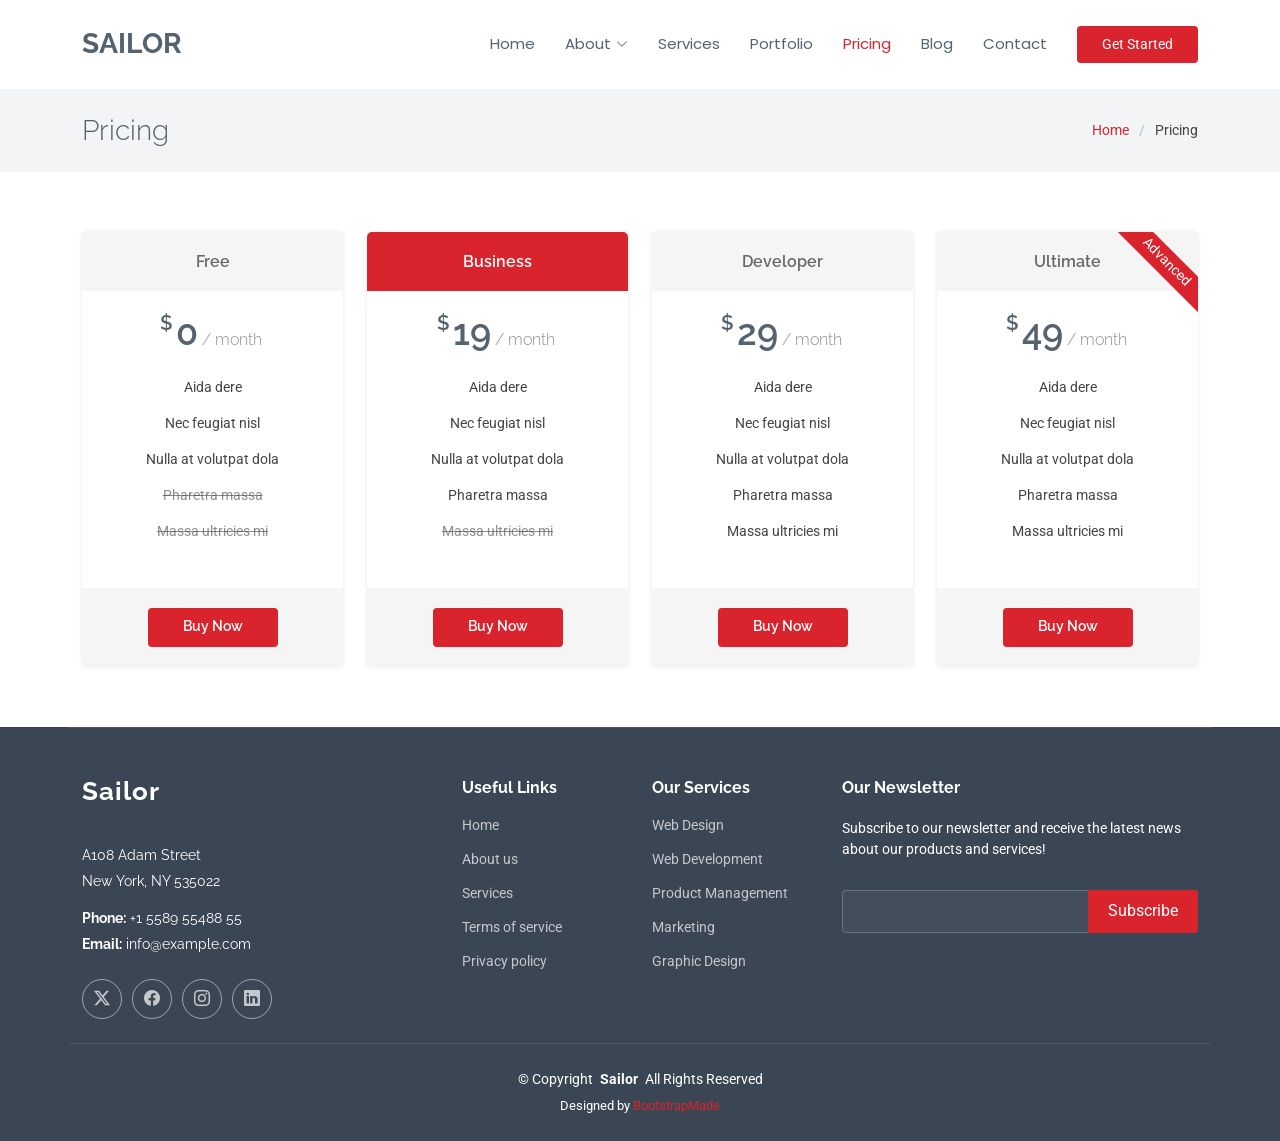
<file: pricing.html>
<!DOCTYPE html>
<html lang="en">

<head>
  <meta charset="utf-8">
  <meta content="width=device-width, initial-scale=1.0" name="viewport">
  <title>Pricing - Sailor Bootstrap Template</title>
  <meta name="description" content="">
  <meta name="keywords" content="">

  <!-- Favicons -->
  <link href="assets/img/favicon.png" rel="icon">
  <link href="assets/img/apple-touch-icon.png" rel="apple-touch-icon">

  <!-- Fonts -->
  <link href="https://fonts.googleapis.com" rel="preconnect">
  <link href="https://fonts.gstatic.com" rel="preconnect" crossorigin>
  <link href="https://fonts.googleapis.com/css2?family=Roboto:ital,wght@0,100;0,300;0,400;0,500;0,700;0,900;1,100;1,300;1,400;1,500;1,700;1,900&family=Poppins:ital,wght@0,100;0,200;0,300;0,400;0,500;0,600;0,700;0,800;0,900;1,100;1,200;1,300;1,400;1,500;1,600;1,700;1,800;1,900&family=Raleway:ital,wght@0,100;0,200;0,300;0,400;0,500;0,600;0,700;0,800;0,900;1,100;1,200;1,300;1,400;1,500;1,600;1,700;1,800;1,900&display=swap" rel="stylesheet">

  <!-- Vendor CSS Files -->
  <link href="assets/vendor/bootstrap/css/bootstrap.min.css" rel="stylesheet">
  <link href="assets/vendor/bootstrap-icons/bootstrap-icons.css" rel="stylesheet">
  <link href="assets/vendor/aos/aos.css" rel="stylesheet">
  <link href="assets/vendor/glightbox/css/glightbox.min.css" rel="stylesheet">
  <link href="assets/vendor/swiper/swiper-bundle.min.css" rel="stylesheet">

  <!-- Main CSS File -->
  <link href="assets/css/main.css" rel="stylesheet">

  <!-- =======================================================
  * Template Name: Sailor
  * Template URL: https://bootstrapmade.com/sailor-free-bootstrap-theme/
  * Updated: Aug 07 2024 with Bootstrap v5.3.3
  * Author: BootstrapMade.com
  * License: https://bootstrapmade.com/license/
  ======================================================== -->
</head>

<body class="pricing-page">

  <header id="header" class="header d-flex align-items-center sticky-top">
    <div class="container-fluid container-xl position-relative d-flex align-items-center">

      <a href="index.html" class="logo d-flex align-items-center me-auto">
        <!-- Uncomment the line below if you also wish to use an image logo -->
        <!-- <img src="assets/img/logo.png" alt=""> -->
        <h1 class="sitename">Sailor</h1>
      </a>

      <nav id="navmenu" class="navmenu">
        <ul>
          <li><a href="#hero">Home</a></li>
          <li class="dropdown"><a href="about.html"><span>About</span> <i class="bi bi-chevron-down toggle-dropdown"></i></a>
            <ul>
              <li><a href="team.html">Team</a></li>
              <li><a href="testimonials.html">Testimonials</a></li>
              <li class="dropdown"><a href="#"><span>Deep Dropdown</span> <i class="bi bi-chevron-down toggle-dropdown"></i></a>
                <ul>
                  <li><a href="#">Deep Dropdown 1</a></li>
                  <li><a href="#">Deep Dropdown 2</a></li>
                  <li><a href="#">Deep Dropdown 3</a></li>
                  <li><a href="#">Deep Dropdown 4</a></li>
                  <li><a href="#">Deep Dropdown 5</a></li>
                </ul>
              </li>
            </ul>
          </li>
          <li><a href="services.html">Services</a></li>
          <li><a href="portfolio.html">Portfolio</a></li>
          <li><a href="pricing.html" class="active">Pricing</a></li>
          <li><a href="blog.html">Blog</a></li>
          <li><a href="contact.html">Contact</a></li>
        </ul>
        <i class="mobile-nav-toggle d-xl-none bi bi-list"></i>
      </nav>

      <a class="btn-getstarted" href="about.html">Get Started</a>

    </div>
  </header>

  <main class="main">

    <!-- Page Title -->
    <div class="page-title light-background">
      <div class="container d-lg-flex justify-content-between align-items-center">
        <h1 class="mb-2 mb-lg-0">Pricing</h1>
        <nav class="breadcrumbs">
          <ol>
            <li><a href="index.html">Home</a></li>
            <li class="current">Pricing</li>
          </ol>
        </nav>
      </div>
    </div><!-- End Page Title -->

    <!-- Pricing Section -->
    <section id="pricing" class="pricing section">

      <div class="container">

        <div class="row gy-3">

          <div class="col-xl-3 col-lg-6" data-aos="fade-up" data-aos-delay="100">
            <div class="pricing-item">
              <h3>Free</h3>
              <h4><sup>$</sup>0<span> / month</span></h4>
              <ul>
                <li>Aida dere</li>
                <li>Nec feugiat nisl</li>
                <li>Nulla at volutpat dola</li>
                <li class="na">Pharetra massa</li>
                <li class="na">Massa ultricies mi</li>
              </ul>
              <div class="btn-wrap">
                <a href="#" class="btn-buy">Buy Now</a>
              </div>
            </div>
          </div><!-- End Pricing Item -->

          <div class="col-xl-3 col-lg-6" data-aos="fade-up" data-aos-delay="200">
            <div class="pricing-item featured">
              <h3>Business</h3>
              <h4><sup>$</sup>19<span> / month</span></h4>
              <ul>
                <li>Aida dere</li>
                <li>Nec feugiat nisl</li>
                <li>Nulla at volutpat dola</li>
                <li>Pharetra massa</li>
                <li class="na">Massa ultricies mi</li>
              </ul>
              <div class="btn-wrap">
                <a href="#" class="btn-buy">Buy Now</a>
              </div>
            </div>
          </div><!-- End Pricing Item -->

          <div class="col-xl-3 col-lg-6" data-aos="fade-up" data-aos-delay="400">
            <div class="pricing-item">
              <h3>Developer</h3>
              <h4><sup>$</sup>29<span> / month</span></h4>
              <ul>
                <li>Aida dere</li>
                <li>Nec feugiat nisl</li>
                <li>Nulla at volutpat dola</li>
                <li>Pharetra massa</li>
                <li>Massa ultricies mi</li>
              </ul>
              <div class="btn-wrap">
                <a href="#" class="btn-buy">Buy Now</a>
              </div>
            </div>
          </div><!-- End Pricing Item -->

          <div class="col-xl-3 col-lg-6" data-aos="fade-up" data-aos-delay="400">
            <div class="pricing-item">
              <span class="advanced">Advanced</span>
              <h3>Ultimate</h3>
              <h4><sup>$</sup>49<span> / month</span></h4>
              <ul>
                <li>Aida dere</li>
                <li>Nec feugiat nisl</li>
                <li>Nulla at volutpat dola</li>
                <li>Pharetra massa</li>
                <li>Massa ultricies mi</li>
              </ul>
              <div class="btn-wrap">
                <a href="#" class="btn-buy">Buy Now</a>
              </div>
            </div>
          </div><!-- End Pricing Item -->

        </div>

      </div>

    </section><!-- /Pricing Section -->

  </main>

  <footer id="footer" class="footer dark-background">

    <div class="container footer-top">
      <div class="row gy-4">
        <div class="col-lg-4 col-md-6 footer-about">
          <a href="index.html" class="logo d-flex align-items-center">
            <span class="sitename">Sailor</span>
          </a>
          <div class="footer-contact pt-3">
            <p>A108 Adam Street</p>
            <p>New York, NY 535022</p>
            <p class="mt-3"><strong>Phone:</strong> <span>+1 5589 55488 55</span></p>
            <p><strong>Email:</strong> <span>info@example.com</span></p>
          </div>
          <div class="social-links d-flex mt-4">
            <a href=""><i class="bi bi-twitter-x"></i></a>
            <a href=""><i class="bi bi-facebook"></i></a>
            <a href=""><i class="bi bi-instagram"></i></a>
            <a href=""><i class="bi bi-linkedin"></i></a>
          </div>
        </div>

        <div class="col-lg-2 col-md-3 footer-links">
          <h4>Useful Links</h4>
          <ul>
            <li><a href="#">Home</a></li>
            <li><a href="#">About us</a></li>
            <li><a href="#">Services</a></li>
            <li><a href="#">Terms of service</a></li>
            <li><a href="#">Privacy policy</a></li>
          </ul>
        </div>

        <div class="col-lg-2 col-md-3 footer-links">
          <h4>Our Services</h4>
          <ul>
            <li><a href="#">Web Design</a></li>
            <li><a href="#">Web Development</a></li>
            <li><a href="#">Product Management</a></li>
            <li><a href="#">Marketing</a></li>
            <li><a href="#">Graphic Design</a></li>
          </ul>
        </div>

        <div class="col-lg-4 col-md-12 footer-newsletter">
          <h4>Our Newsletter</h4>
          <p>Subscribe to our newsletter and receive the latest news about our products and services!</p>
          <form action="forms/newsletter.php" method="post" class="php-email-form">
            <div class="newsletter-form"><input type="email" name="email"><input type="submit" value="Subscribe"></div>
            <div class="loading">Loading</div>
            <div class="error-message"></div>
            <div class="sent-message">Your subscription request has been sent. Thank you!</div>
          </form>
        </div>

      </div>
    </div>

    <div class="container copyright text-center mt-4">
      <p>© <span>Copyright</span> <strong class="px-1 sitename">Sailor</strong> <span>All Rights Reserved</span></p>
      <div class="credits">
        <!-- All the links in the footer should remain intact. -->
        <!-- You can delete the links only if you've purchased the pro version. -->
        <!-- Licensing information: https://bootstrapmade.com/license/ -->
        <!-- Purchase the pro version with working PHP/AJAX contact form: [buy-url] -->
        Designed by <a href="https://bootstrapmade.com/">BootstrapMade</a>
      </div>
    </div>

  </footer>

  <!-- Scroll Top -->
  <a href="#" id="scroll-top" class="scroll-top d-flex align-items-center justify-content-center"><i class="bi bi-arrow-up-short"></i></a>

  <!-- Preloader -->
  <div id="preloader"></div>

  <!-- Vendor JS Files -->
  <script src="assets/vendor/bootstrap/js/bootstrap.bundle.min.js"></script>
  <script src="assets/vendor/php-email-form/validate.js"></script>
  <script src="assets/vendor/aos/aos.js"></script>
  <script src="assets/vendor/glightbox/js/glightbox.min.js"></script>
  <script src="assets/vendor/imagesloaded/imagesloaded.pkgd.min.js"></script>
  <script src="assets/vendor/isotope-layout/isotope.pkgd.min.js"></script>
  <script src="assets/vendor/purecounter/purecounter_vanilla.js"></script>
  <script src="assets/vendor/waypoints/noframework.waypoints.js"></script>
  <script src="assets/vendor/swiper/swiper-bundle.min.js"></script>

  <!-- Main JS File -->
  <script src="assets/js/main.js"></script>

</body>

</html>
</file>
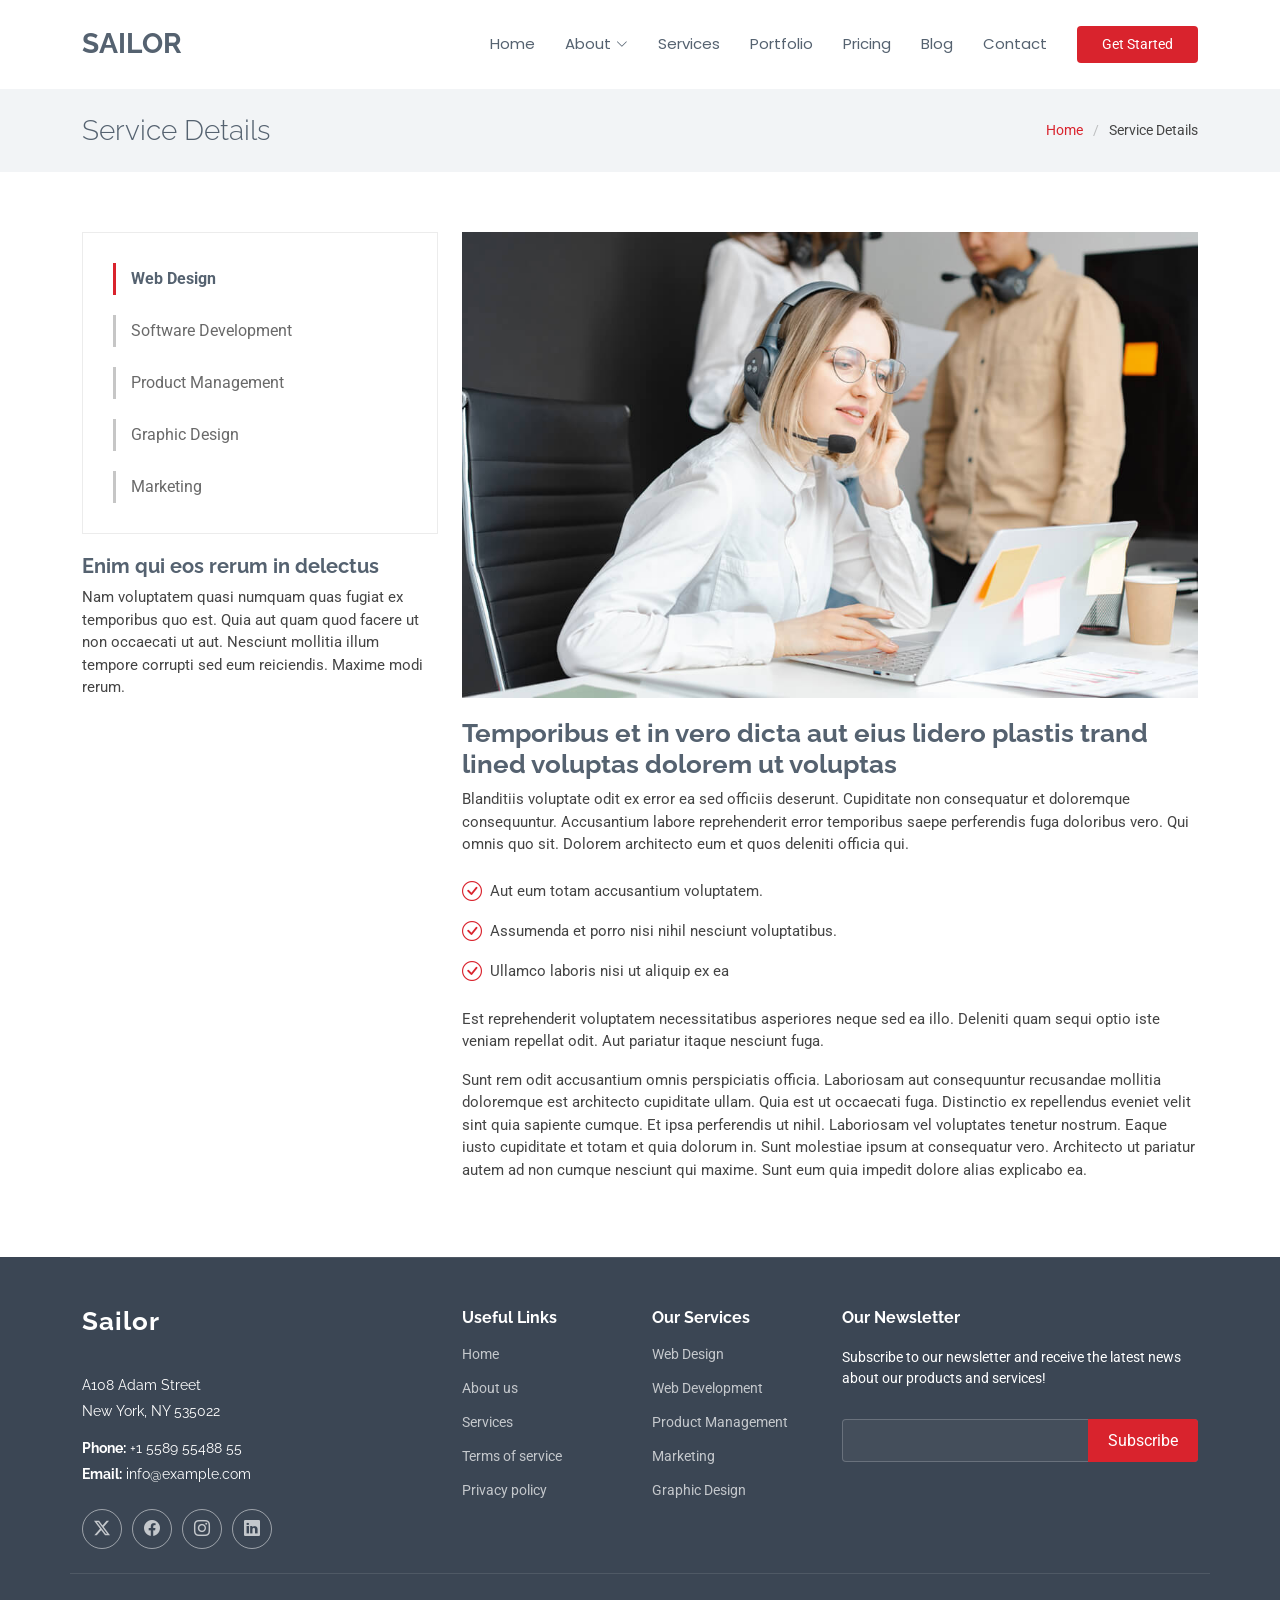
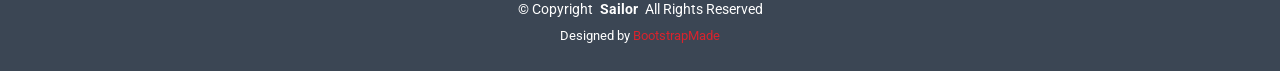
<file: service-details.html>
<!DOCTYPE html>
<html lang="en">

<head>
  <meta charset="utf-8">
  <meta content="width=device-width, initial-scale=1.0" name="viewport">
  <title>Service Details - Sailor Bootstrap Template</title>
  <meta name="description" content="">
  <meta name="keywords" content="">

  <!-- Favicons -->
  <link href="assets/img/favicon.png" rel="icon">
  <link href="assets/img/apple-touch-icon.png" rel="apple-touch-icon">

  <!-- Fonts -->
  <link href="https://fonts.googleapis.com" rel="preconnect">
  <link href="https://fonts.gstatic.com" rel="preconnect" crossorigin>
  <link href="https://fonts.googleapis.com/css2?family=Roboto:ital,wght@0,100;0,300;0,400;0,500;0,700;0,900;1,100;1,300;1,400;1,500;1,700;1,900&family=Poppins:ital,wght@0,100;0,200;0,300;0,400;0,500;0,600;0,700;0,800;0,900;1,100;1,200;1,300;1,400;1,500;1,600;1,700;1,800;1,900&family=Raleway:ital,wght@0,100;0,200;0,300;0,400;0,500;0,600;0,700;0,800;0,900;1,100;1,200;1,300;1,400;1,500;1,600;1,700;1,800;1,900&display=swap" rel="stylesheet">

  <!-- Vendor CSS Files -->
  <link href="assets/vendor/bootstrap/css/bootstrap.min.css" rel="stylesheet">
  <link href="assets/vendor/bootstrap-icons/bootstrap-icons.css" rel="stylesheet">
  <link href="assets/vendor/aos/aos.css" rel="stylesheet">
  <link href="assets/vendor/glightbox/css/glightbox.min.css" rel="stylesheet">
  <link href="assets/vendor/swiper/swiper-bundle.min.css" rel="stylesheet">

  <!-- Main CSS File -->
  <link href="assets/css/main.css" rel="stylesheet">

  <!-- =======================================================
  * Template Name: Sailor
  * Template URL: https://bootstrapmade.com/sailor-free-bootstrap-theme/
  * Updated: Aug 07 2024 with Bootstrap v5.3.3
  * Author: BootstrapMade.com
  * License: https://bootstrapmade.com/license/
  ======================================================== -->
</head>

<body class="service-details-page">

  <header id="header" class="header d-flex align-items-center sticky-top">
    <div class="container-fluid container-xl position-relative d-flex align-items-center">

      <a href="index.html" class="logo d-flex align-items-center me-auto">
        <!-- Uncomment the line below if you also wish to use an image logo -->
        <!-- <img src="assets/img/logo.png" alt=""> -->
        <h1 class="sitename">Sailor</h1>
      </a>

      <nav id="navmenu" class="navmenu">
        <ul>
          <li><a href="#hero">Home</a></li>
          <li class="dropdown"><a href="about.html"><span>About</span> <i class="bi bi-chevron-down toggle-dropdown"></i></a>
            <ul>
              <li><a href="team.html">Team</a></li>
              <li><a href="testimonials.html">Testimonials</a></li>
              <li class="dropdown"><a href="#"><span>Deep Dropdown</span> <i class="bi bi-chevron-down toggle-dropdown"></i></a>
                <ul>
                  <li><a href="#">Deep Dropdown 1</a></li>
                  <li><a href="#">Deep Dropdown 2</a></li>
                  <li><a href="#">Deep Dropdown 3</a></li>
                  <li><a href="#">Deep Dropdown 4</a></li>
                  <li><a href="#">Deep Dropdown 5</a></li>
                </ul>
              </li>
            </ul>
          </li>
          <li><a href="services.html">Services</a></li>
          <li><a href="portfolio.html">Portfolio</a></li>
          <li><a href="pricing.html">Pricing</a></li>
          <li><a href="blog.html">Blog</a></li>
          <li><a href="contact.html">Contact</a></li>
        </ul>
        <i class="mobile-nav-toggle d-xl-none bi bi-list"></i>
      </nav>

      <a class="btn-getstarted" href="about.html">Get Started</a>

    </div>
  </header>

  <main class="main">

    <!-- Page Title -->
    <div class="page-title light-background">
      <div class="container d-lg-flex justify-content-between align-items-center">
        <h1 class="mb-2 mb-lg-0">Service Details</h1>
        <nav class="breadcrumbs">
          <ol>
            <li><a href="index.html">Home</a></li>
            <li class="current">Service Details</li>
          </ol>
        </nav>
      </div>
    </div><!-- End Page Title -->

    <!-- Service Details Section -->
    <section id="service-details" class="service-details section">

      <div class="container">

        <div class="row gy-4">

          <div class="col-lg-4" data-aos="fade-up" data-aos-delay="100">
            <div class="services-list">
              <a href="#" class="active">Web Design</a>
              <a href="#">Software Development</a>
              <a href="#">Product Management</a>
              <a href="#">Graphic Design</a>
              <a href="#">Marketing</a>
            </div>

            <h4>Enim qui eos rerum in delectus</h4>
            <p>Nam voluptatem quasi numquam quas fugiat ex temporibus quo est. Quia aut quam quod facere ut non occaecati ut aut. Nesciunt mollitia illum tempore corrupti sed eum reiciendis. Maxime modi rerum.</p>
          </div>

          <div class="col-lg-8" data-aos="fade-up" data-aos-delay="200">
            <img src="assets/img/services.jpg" alt="" class="img-fluid services-img">
            <h3>Temporibus et in vero dicta aut eius lidero plastis trand lined voluptas dolorem ut voluptas</h3>
            <p>
              Blanditiis voluptate odit ex error ea sed officiis deserunt. Cupiditate non consequatur et doloremque consequuntur. Accusantium labore reprehenderit error temporibus saepe perferendis fuga doloribus vero. Qui omnis quo sit. Dolorem architecto eum et quos deleniti officia qui.
            </p>
            <ul>
              <li><i class="bi bi-check-circle"></i> <span>Aut eum totam accusantium voluptatem.</span></li>
              <li><i class="bi bi-check-circle"></i> <span>Assumenda et porro nisi nihil nesciunt voluptatibus.</span></li>
              <li><i class="bi bi-check-circle"></i> <span>Ullamco laboris nisi ut aliquip ex ea</span></li>
            </ul>
            <p>
              Est reprehenderit voluptatem necessitatibus asperiores neque sed ea illo. Deleniti quam sequi optio iste veniam repellat odit. Aut pariatur itaque nesciunt fuga.
            </p>
            <p>
              Sunt rem odit accusantium omnis perspiciatis officia. Laboriosam aut consequuntur recusandae mollitia doloremque est architecto cupiditate ullam. Quia est ut occaecati fuga. Distinctio ex repellendus eveniet velit sint quia sapiente cumque. Et ipsa perferendis ut nihil. Laboriosam vel voluptates tenetur nostrum. Eaque iusto cupiditate et totam et quia dolorum in. Sunt molestiae ipsum at consequatur vero. Architecto ut pariatur autem ad non cumque nesciunt qui maxime. Sunt eum quia impedit dolore alias explicabo ea.
            </p>
          </div>

        </div>

      </div>

    </section><!-- /Service Details Section -->

  </main>

  <footer id="footer" class="footer dark-background">

    <div class="container footer-top">
      <div class="row gy-4">
        <div class="col-lg-4 col-md-6 footer-about">
          <a href="index.html" class="logo d-flex align-items-center">
            <span class="sitename">Sailor</span>
          </a>
          <div class="footer-contact pt-3">
            <p>A108 Adam Street</p>
            <p>New York, NY 535022</p>
            <p class="mt-3"><strong>Phone:</strong> <span>+1 5589 55488 55</span></p>
            <p><strong>Email:</strong> <span>info@example.com</span></p>
          </div>
          <div class="social-links d-flex mt-4">
            <a href=""><i class="bi bi-twitter-x"></i></a>
            <a href=""><i class="bi bi-facebook"></i></a>
            <a href=""><i class="bi bi-instagram"></i></a>
            <a href=""><i class="bi bi-linkedin"></i></a>
          </div>
        </div>

        <div class="col-lg-2 col-md-3 footer-links">
          <h4>Useful Links</h4>
          <ul>
            <li><a href="#">Home</a></li>
            <li><a href="#">About us</a></li>
            <li><a href="#">Services</a></li>
            <li><a href="#">Terms of service</a></li>
            <li><a href="#">Privacy policy</a></li>
          </ul>
        </div>

        <div class="col-lg-2 col-md-3 footer-links">
          <h4>Our Services</h4>
          <ul>
            <li><a href="#">Web Design</a></li>
            <li><a href="#">Web Development</a></li>
            <li><a href="#">Product Management</a></li>
            <li><a href="#">Marketing</a></li>
            <li><a href="#">Graphic Design</a></li>
          </ul>
        </div>

        <div class="col-lg-4 col-md-12 footer-newsletter">
          <h4>Our Newsletter</h4>
          <p>Subscribe to our newsletter and receive the latest news about our products and services!</p>
          <form action="forms/newsletter.php" method="post" class="php-email-form">
            <div class="newsletter-form"><input type="email" name="email"><input type="submit" value="Subscribe"></div>
            <div class="loading">Loading</div>
            <div class="error-message"></div>
            <div class="sent-message">Your subscription request has been sent. Thank you!</div>
          </form>
        </div>

      </div>
    </div>

    <div class="container copyright text-center mt-4">
      <p>© <span>Copyright</span> <strong class="px-1 sitename">Sailor</strong> <span>All Rights Reserved</span></p>
      <div class="credits">
        <!-- All the links in the footer should remain intact. -->
        <!-- You can delete the links only if you've purchased the pro version. -->
        <!-- Licensing information: https://bootstrapmade.com/license/ -->
        <!-- Purchase the pro version with working PHP/AJAX contact form: [buy-url] -->
        Designed by <a href="https://bootstrapmade.com/">BootstrapMade</a>
      </div>
    </div>

  </footer>

  <!-- Scroll Top -->
  <a href="#" id="scroll-top" class="scroll-top d-flex align-items-center justify-content-center"><i class="bi bi-arrow-up-short"></i></a>

  <!-- Preloader -->
  <div id="preloader"></div>

  <!-- Vendor JS Files -->
  <script src="assets/vendor/bootstrap/js/bootstrap.bundle.min.js"></script>
  <script src="assets/vendor/php-email-form/validate.js"></script>
  <script src="assets/vendor/aos/aos.js"></script>
  <script src="assets/vendor/glightbox/js/glightbox.min.js"></script>
  <script src="assets/vendor/imagesloaded/imagesloaded.pkgd.min.js"></script>
  <script src="assets/vendor/isotope-layout/isotope.pkgd.min.js"></script>
  <script src="assets/vendor/purecounter/purecounter_vanilla.js"></script>
  <script src="assets/vendor/waypoints/noframework.waypoints.js"></script>
  <script src="assets/vendor/swiper/swiper-bundle.min.js"></script>

  <!-- Main JS File -->
  <script src="assets/js/main.js"></script>

</body>

</html>
</file>
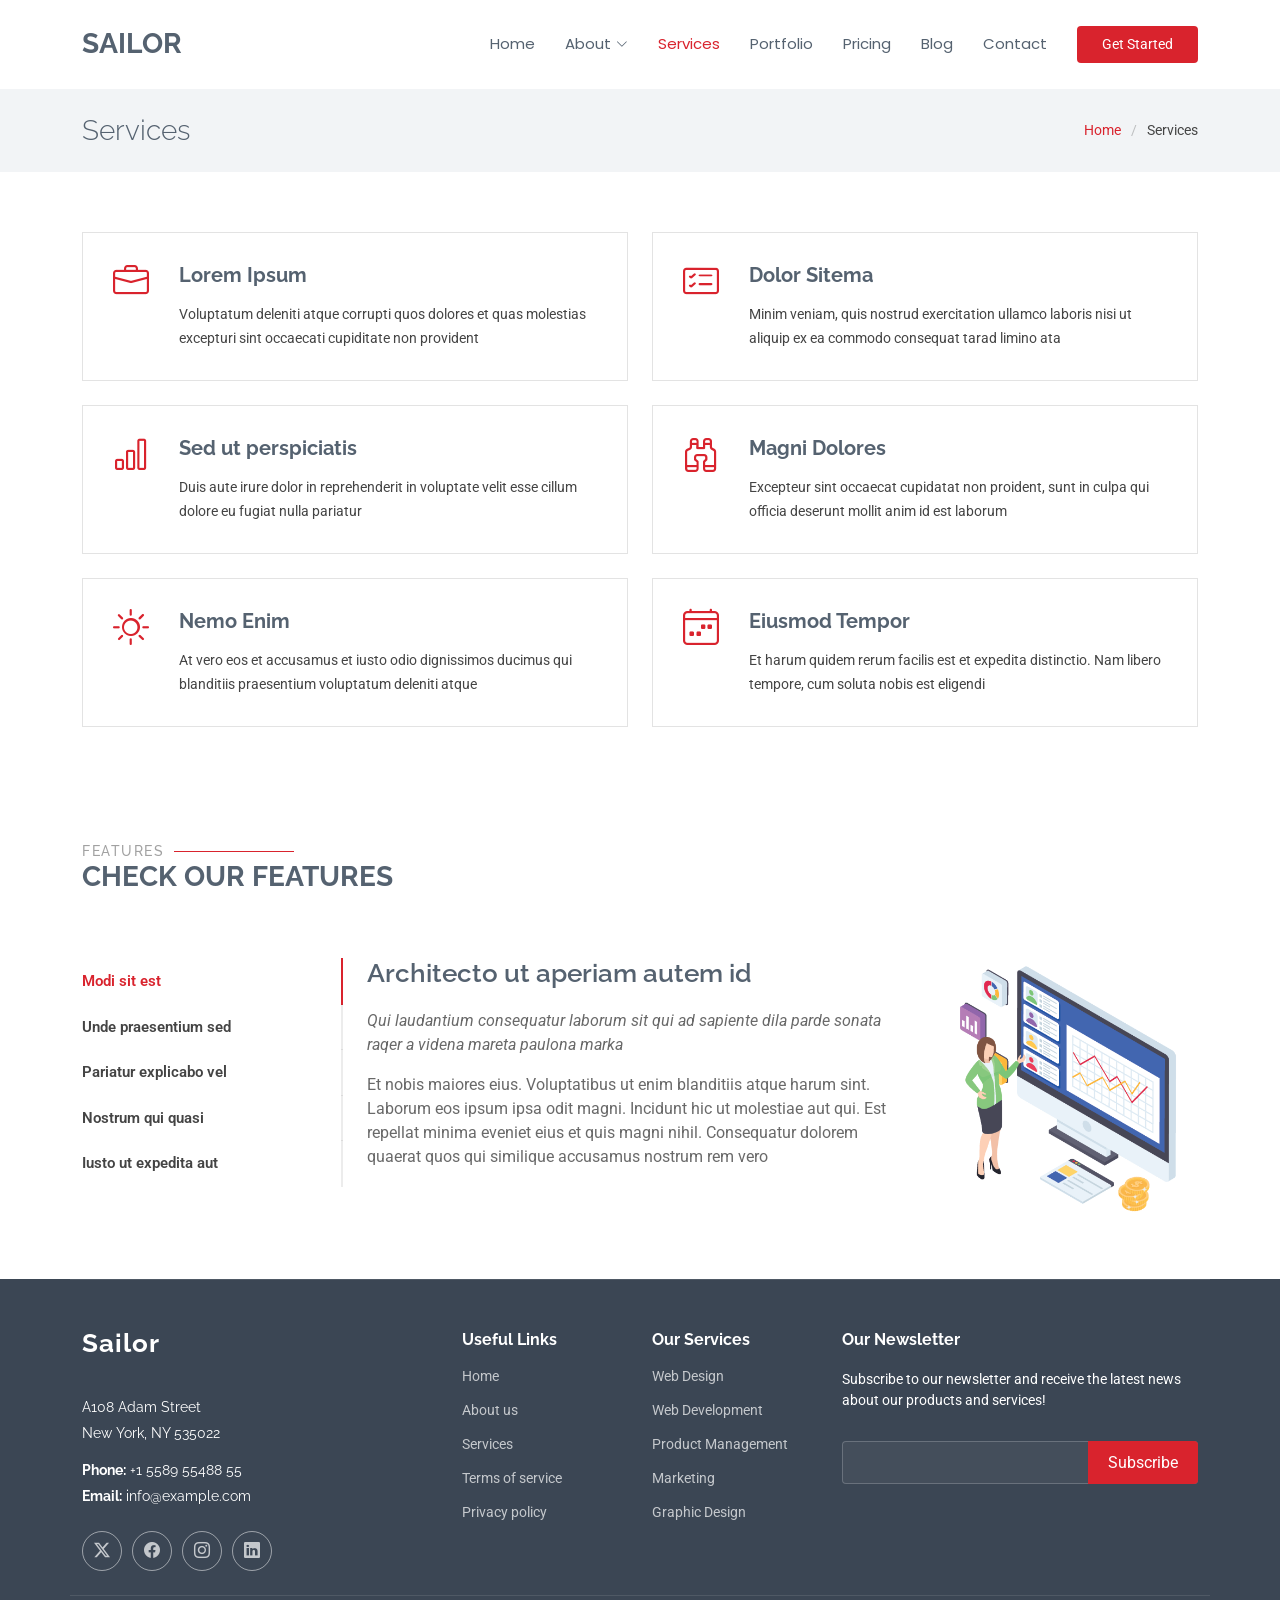
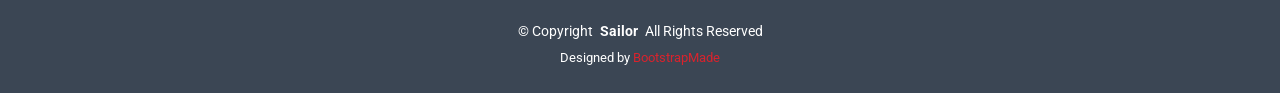
<file: services.html>
<!DOCTYPE html>
<html lang="en">

<head>
  <meta charset="utf-8">
  <meta content="width=device-width, initial-scale=1.0" name="viewport">
  <title>Services - Sailor Bootstrap Template</title>
  <meta name="description" content="">
  <meta name="keywords" content="">

  <!-- Favicons -->
  <link href="assets/img/favicon.png" rel="icon">
  <link href="assets/img/apple-touch-icon.png" rel="apple-touch-icon">

  <!-- Fonts -->
  <link href="https://fonts.googleapis.com" rel="preconnect">
  <link href="https://fonts.gstatic.com" rel="preconnect" crossorigin>
  <link href="https://fonts.googleapis.com/css2?family=Roboto:ital,wght@0,100;0,300;0,400;0,500;0,700;0,900;1,100;1,300;1,400;1,500;1,700;1,900&family=Poppins:ital,wght@0,100;0,200;0,300;0,400;0,500;0,600;0,700;0,800;0,900;1,100;1,200;1,300;1,400;1,500;1,600;1,700;1,800;1,900&family=Raleway:ital,wght@0,100;0,200;0,300;0,400;0,500;0,600;0,700;0,800;0,900;1,100;1,200;1,300;1,400;1,500;1,600;1,700;1,800;1,900&display=swap" rel="stylesheet">

  <!-- Vendor CSS Files -->
  <link href="assets/vendor/bootstrap/css/bootstrap.min.css" rel="stylesheet">
  <link href="assets/vendor/bootstrap-icons/bootstrap-icons.css" rel="stylesheet">
  <link href="assets/vendor/aos/aos.css" rel="stylesheet">
  <link href="assets/vendor/glightbox/css/glightbox.min.css" rel="stylesheet">
  <link href="assets/vendor/swiper/swiper-bundle.min.css" rel="stylesheet">

  <!-- Main CSS File -->
  <link href="assets/css/main.css" rel="stylesheet">

  <!-- =======================================================
  * Template Name: Sailor
  * Template URL: https://bootstrapmade.com/sailor-free-bootstrap-theme/
  * Updated: Aug 07 2024 with Bootstrap v5.3.3
  * Author: BootstrapMade.com
  * License: https://bootstrapmade.com/license/
  ======================================================== -->
</head>

<body class="services-page">

  <header id="header" class="header d-flex align-items-center sticky-top">
    <div class="container-fluid container-xl position-relative d-flex align-items-center">

      <a href="index.html" class="logo d-flex align-items-center me-auto">
        <!-- Uncomment the line below if you also wish to use an image logo -->
        <!-- <img src="assets/img/logo.png" alt=""> -->
        <h1 class="sitename">Sailor</h1>
      </a>

      <nav id="navmenu" class="navmenu">
        <ul>
          <li><a href="#hero">Home</a></li>
          <li class="dropdown"><a href="about.html"><span>About</span> <i class="bi bi-chevron-down toggle-dropdown"></i></a>
            <ul>
              <li><a href="team.html">Team</a></li>
              <li><a href="testimonials.html">Testimonials</a></li>
              <li class="dropdown"><a href="#"><span>Deep Dropdown</span> <i class="bi bi-chevron-down toggle-dropdown"></i></a>
                <ul>
                  <li><a href="#">Deep Dropdown 1</a></li>
                  <li><a href="#">Deep Dropdown 2</a></li>
                  <li><a href="#">Deep Dropdown 3</a></li>
                  <li><a href="#">Deep Dropdown 4</a></li>
                  <li><a href="#">Deep Dropdown 5</a></li>
                </ul>
              </li>
            </ul>
          </li>
          <li><a href="services.html" class="active">Services</a></li>
          <li><a href="portfolio.html">Portfolio</a></li>
          <li><a href="pricing.html">Pricing</a></li>
          <li><a href="blog.html">Blog</a></li>
          <li><a href="contact.html">Contact</a></li>
        </ul>
        <i class="mobile-nav-toggle d-xl-none bi bi-list"></i>
      </nav>

      <a class="btn-getstarted" href="about.html">Get Started</a>

    </div>
  </header>

  <main class="main">

    <!-- Page Title -->
    <div class="page-title light-background">
      <div class="container d-lg-flex justify-content-between align-items-center">
        <h1 class="mb-2 mb-lg-0">Services</h1>
        <nav class="breadcrumbs">
          <ol>
            <li><a href="index.html">Home</a></li>
            <li class="current">Services</li>
          </ol>
        </nav>
      </div>
    </div><!-- End Page Title -->

    <!-- Services Section -->
    <section id="services" class="services section">

      <div class="container">

        <div class="row gy-4">

          <div class="col-md-6" data-aos="fade-up" data-aos-delay="100">
            <div class="service-item d-flex position-relative h-100">
              <i class="bi bi-briefcase icon flex-shrink-0"></i>
              <div>
                <h4 class="title"><a href="#" class="stretched-link">Lorem Ipsum</a></h4>
                <p class="description">Voluptatum deleniti atque corrupti quos dolores et quas molestias excepturi sint occaecati cupiditate non provident</p>
              </div>
            </div>
          </div><!-- End Service Item -->

          <div class="col-md-6" data-aos="fade-up" data-aos-delay="200">
            <div class="service-item d-flex position-relative h-100">
              <i class="bi bi-card-checklist icon flex-shrink-0"></i>
              <div>
                <h4 class="title"><a href="#" class="stretched-link">Dolor Sitema</a></h4>
                <p class="description">Minim veniam, quis nostrud exercitation ullamco laboris nisi ut aliquip ex ea commodo consequat tarad limino ata</p>
              </div>
            </div>
          </div><!-- End Service Item -->

          <div class="col-md-6" data-aos="fade-up" data-aos-delay="300">
            <div class="service-item d-flex position-relative h-100">
              <i class="bi bi-bar-chart icon flex-shrink-0"></i>
              <div>
                <h4 class="title"><a href="#" class="stretched-link">Sed ut perspiciatis</a></h4>
                <p class="description">Duis aute irure dolor in reprehenderit in voluptate velit esse cillum dolore eu fugiat nulla pariatur</p>
              </div>
            </div>
          </div><!-- End Service Item -->

          <div class="col-md-6" data-aos="fade-up" data-aos-delay="400">
            <div class="service-item d-flex position-relative h-100">
              <i class="bi bi-binoculars icon flex-shrink-0"></i>
              <div>
                <h4 class="title"><a href="#" class="stretched-link">Magni Dolores</a></h4>
                <p class="description">Excepteur sint occaecat cupidatat non proident, sunt in culpa qui officia deserunt mollit anim id est laborum</p>
              </div>
            </div>
          </div><!-- End Service Item -->

          <div class="col-md-6" data-aos="fade-up" data-aos-delay="500">
            <div class="service-item d-flex position-relative h-100">
              <i class="bi bi-brightness-high icon flex-shrink-0"></i>
              <div>
                <h4 class="title"><a href="#" class="stretched-link">Nemo Enim</a></h4>
                <p class="description">At vero eos et accusamus et iusto odio dignissimos ducimus qui blanditiis praesentium voluptatum deleniti atque</p>
              </div>
            </div>
          </div><!-- End Service Item -->

          <div class="col-md-6" data-aos="fade-up" data-aos-delay="600">
            <div class="service-item d-flex position-relative h-100">
              <i class="bi bi-calendar4-week icon flex-shrink-0"></i>
              <div>
                <h4 class="title"><a href="#" class="stretched-link">Eiusmod Tempor</a></h4>
                <p class="description">Et harum quidem rerum facilis est et expedita distinctio. Nam libero tempore, cum soluta nobis est eligendi</p>
              </div>
            </div>
          </div><!-- End Service Item -->

        </div>

      </div>

    </section><!-- /Services Section -->

    <!-- Features Section -->
    <section id="features" class="features section">

      <!-- Section Title -->
      <div class="container section-title" data-aos="fade-up">
        <h2>Features</h2>
        <p>Check Our Features<br></p>
      </div><!-- End Section Title -->

      <div class="container" data-aos="fade-up" data-aos-delay="100">

        <div class="row">
          <div class="col-lg-3">
            <ul class="nav nav-tabs flex-column">
              <li class="nav-item">
                <a class="nav-link active show" data-bs-toggle="tab" href="#features-tab-1">Modi sit est</a>
              </li>
              <li class="nav-item">
                <a class="nav-link" data-bs-toggle="tab" href="#features-tab-2">Unde praesentium sed</a>
              </li>
              <li class="nav-item">
                <a class="nav-link" data-bs-toggle="tab" href="#features-tab-3">Pariatur explicabo vel</a>
              </li>
              <li class="nav-item">
                <a class="nav-link" data-bs-toggle="tab" href="#features-tab-4">Nostrum qui quasi</a>
              </li>
              <li class="nav-item">
                <a class="nav-link" data-bs-toggle="tab" href="#features-tab-5">Iusto ut expedita aut</a>
              </li>
            </ul>
          </div>
          <div class="col-lg-9 mt-4 mt-lg-0">
            <div class="tab-content">
              <div class="tab-pane active show" id="features-tab-1">
                <div class="row">
                  <div class="col-lg-8 details order-2 order-lg-1">
                    <h3>Architecto ut aperiam autem id</h3>
                    <p class="fst-italic">Qui laudantium consequatur laborum sit qui ad sapiente dila parde sonata raqer a videna mareta paulona marka</p>
                    <p>Et nobis maiores eius. Voluptatibus ut enim blanditiis atque harum sint. Laborum eos ipsum ipsa odit magni. Incidunt hic ut molestiae aut qui. Est repellat minima eveniet eius et quis magni nihil. Consequatur dolorem quaerat quos qui similique accusamus nostrum rem vero</p>
                  </div>
                  <div class="col-lg-4 text-center order-1 order-lg-2">
                    <img src="assets/img/tabs/tab-1.png" alt="" class="img-fluid">
                  </div>
                </div>
              </div>
              <div class="tab-pane" id="features-tab-2">
                <div class="row">
                  <div class="col-lg-8 details order-2 order-lg-1">
                    <h3>Et blanditiis nemo veritatis excepturi</h3>
                    <p class="fst-italic">Qui laudantium consequatur laborum sit qui ad sapiente dila parde sonata raqer a videna mareta paulona marka</p>
                    <p>Ea ipsum voluptatem consequatur quis est. Illum error ullam omnis quia et reiciendis sunt sunt est. Non aliquid repellendus itaque accusamus eius et velit ipsa voluptates. Optio nesciunt eaque beatae accusamus lerode pakto madirna desera vafle de nideran pal</p>
                  </div>
                  <div class="col-lg-4 text-center order-1 order-lg-2">
                    <img src="assets/img/tabs/tab-2.png" alt="" class="img-fluid">
                  </div>
                </div>
              </div>
              <div class="tab-pane" id="features-tab-3">
                <div class="row">
                  <div class="col-lg-8 details order-2 order-lg-1">
                    <h3>Impedit facilis occaecati odio neque aperiam sit</h3>
                    <p class="fst-italic">Eos voluptatibus quo. Odio similique illum id quidem non enim fuga. Qui natus non sunt dicta dolor et. In asperiores velit quaerat perferendis aut</p>
                    <p>Iure officiis odit rerum. Harum sequi eum illum corrupti culpa veritatis quisquam. Neque necessitatibus illo rerum eum ut. Commodi ipsam minima molestiae sed laboriosam a iste odio. Earum odit nesciunt fugiat sit ullam. Soluta et harum voluptatem optio quae</p>
                  </div>
                  <div class="col-lg-4 text-center order-1 order-lg-2">
                    <img src="assets/img/tabs/tab-3.png" alt="" class="img-fluid">
                  </div>
                </div>
              </div>
              <div class="tab-pane" id="features-tab-4">
                <div class="row">
                  <div class="col-lg-8 details order-2 order-lg-1">
                    <h3>Fuga dolores inventore laboriosam ut est accusamus laboriosam dolore</h3>
                    <p class="fst-italic">Totam aperiam accusamus. Repellat consequuntur iure voluptas iure porro quis delectus</p>
                    <p>Eaque consequuntur consequuntur libero expedita in voluptas. Nostrum ipsam necessitatibus aliquam fugiat debitis quis velit. Eum ex maxime error in consequatur corporis atque. Eligendi asperiores sed qui veritatis aperiam quia a laborum inventore</p>
                  </div>
                  <div class="col-lg-4 text-center order-1 order-lg-2">
                    <img src="assets/img/tabs/tab-4.png" alt="" class="img-fluid">
                  </div>
                </div>
              </div>
              <div class="tab-pane" id="features-tab-5">
                <div class="row">
                  <div class="col-lg-8 details order-2 order-lg-1">
                    <h3>Est eveniet ipsam sindera pad rone matrelat sando reda</h3>
                    <p class="fst-italic">Omnis blanditiis saepe eos autem qui sunt debitis porro quia.</p>
                    <p>Exercitationem nostrum omnis. Ut reiciendis repudiandae minus. Omnis recusandae ut non quam ut quod eius qui. Ipsum quia odit vero atque qui quibusdam amet. Occaecati sed est sint aut vitae molestiae voluptate vel</p>
                  </div>
                  <div class="col-lg-4 text-center order-1 order-lg-2">
                    <img src="assets/img/tabs/tab-5.png" alt="" class="img-fluid">
                  </div>
                </div>
              </div>
            </div>
          </div>
        </div>

      </div>

    </section><!-- /Features Section -->

  </main>

  <footer id="footer" class="footer dark-background">

    <div class="container footer-top">
      <div class="row gy-4">
        <div class="col-lg-4 col-md-6 footer-about">
          <a href="index.html" class="logo d-flex align-items-center">
            <span class="sitename">Sailor</span>
          </a>
          <div class="footer-contact pt-3">
            <p>A108 Adam Street</p>
            <p>New York, NY 535022</p>
            <p class="mt-3"><strong>Phone:</strong> <span>+1 5589 55488 55</span></p>
            <p><strong>Email:</strong> <span>info@example.com</span></p>
          </div>
          <div class="social-links d-flex mt-4">
            <a href=""><i class="bi bi-twitter-x"></i></a>
            <a href=""><i class="bi bi-facebook"></i></a>
            <a href=""><i class="bi bi-instagram"></i></a>
            <a href=""><i class="bi bi-linkedin"></i></a>
          </div>
        </div>

        <div class="col-lg-2 col-md-3 footer-links">
          <h4>Useful Links</h4>
          <ul>
            <li><a href="#">Home</a></li>
            <li><a href="#">About us</a></li>
            <li><a href="#">Services</a></li>
            <li><a href="#">Terms of service</a></li>
            <li><a href="#">Privacy policy</a></li>
          </ul>
        </div>

        <div class="col-lg-2 col-md-3 footer-links">
          <h4>Our Services</h4>
          <ul>
            <li><a href="#">Web Design</a></li>
            <li><a href="#">Web Development</a></li>
            <li><a href="#">Product Management</a></li>
            <li><a href="#">Marketing</a></li>
            <li><a href="#">Graphic Design</a></li>
          </ul>
        </div>

        <div class="col-lg-4 col-md-12 footer-newsletter">
          <h4>Our Newsletter</h4>
          <p>Subscribe to our newsletter and receive the latest news about our products and services!</p>
          <form action="forms/newsletter.php" method="post" class="php-email-form">
            <div class="newsletter-form"><input type="email" name="email"><input type="submit" value="Subscribe"></div>
            <div class="loading">Loading</div>
            <div class="error-message"></div>
            <div class="sent-message">Your subscription request has been sent. Thank you!</div>
          </form>
        </div>

      </div>
    </div>

    <div class="container copyright text-center mt-4">
      <p>© <span>Copyright</span> <strong class="px-1 sitename">Sailor</strong> <span>All Rights Reserved</span></p>
      <div class="credits">
        <!-- All the links in the footer should remain intact. -->
        <!-- You can delete the links only if you've purchased the pro version. -->
        <!-- Licensing information: https://bootstrapmade.com/license/ -->
        <!-- Purchase the pro version with working PHP/AJAX contact form: [buy-url] -->
        Designed by <a href="https://bootstrapmade.com/">BootstrapMade</a>
      </div>
    </div>

  </footer>

  <!-- Scroll Top -->
  <a href="#" id="scroll-top" class="scroll-top d-flex align-items-center justify-content-center"><i class="bi bi-arrow-up-short"></i></a>

  <!-- Preloader -->
  <div id="preloader"></div>

  <!-- Vendor JS Files -->
  <script src="assets/vendor/bootstrap/js/bootstrap.bundle.min.js"></script>
  <script src="assets/vendor/php-email-form/validate.js"></script>
  <script src="assets/vendor/aos/aos.js"></script>
  <script src="assets/vendor/glightbox/js/glightbox.min.js"></script>
  <script src="assets/vendor/imagesloaded/imagesloaded.pkgd.min.js"></script>
  <script src="assets/vendor/isotope-layout/isotope.pkgd.min.js"></script>
  <script src="assets/vendor/purecounter/purecounter_vanilla.js"></script>
  <script src="assets/vendor/waypoints/noframework.waypoints.js"></script>
  <script src="assets/vendor/swiper/swiper-bundle.min.js"></script>

  <!-- Main JS File -->
  <script src="assets/js/main.js"></script>

</body>

</html>
</file>
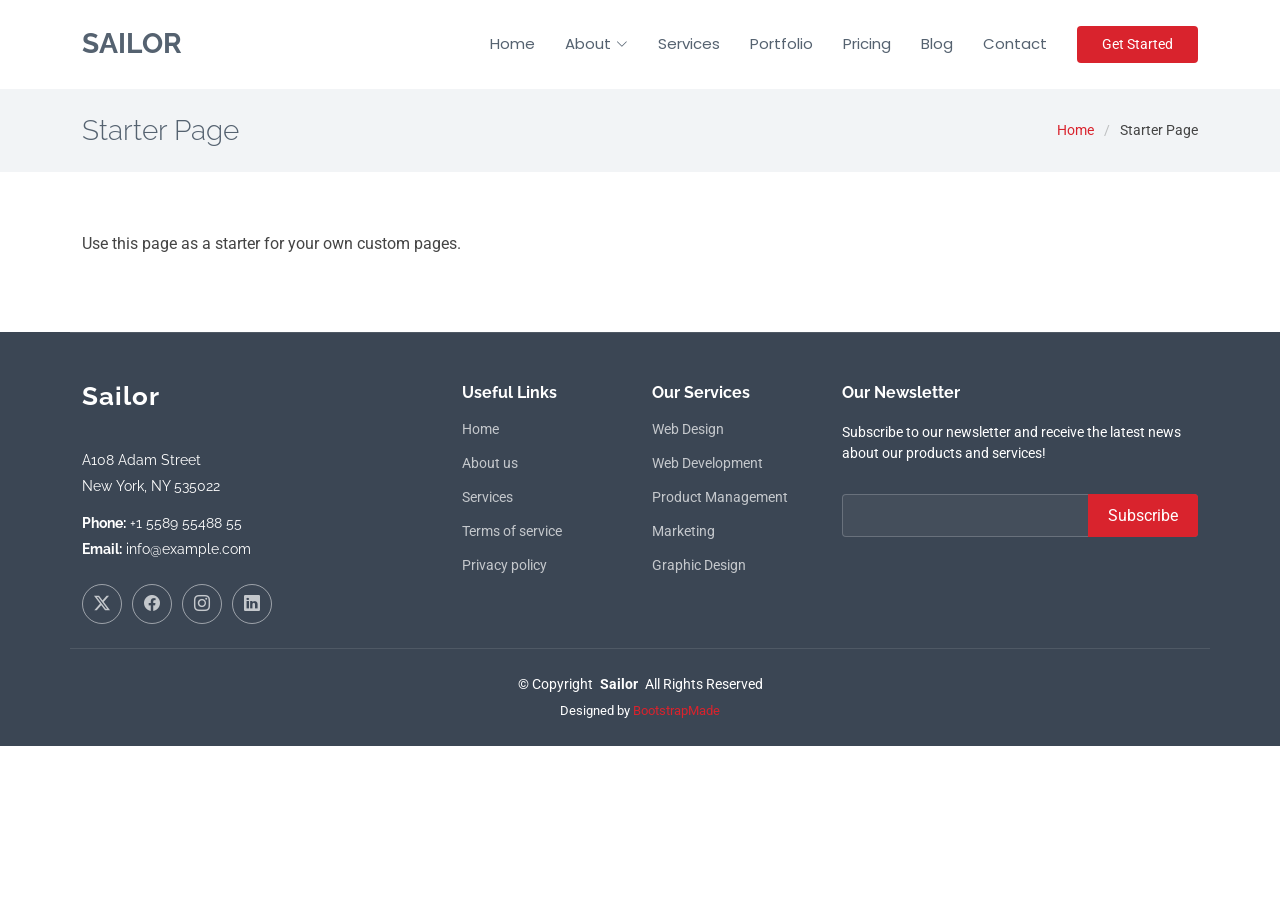
<file: starter-page.html>
<!DOCTYPE html>
<html lang="en">

<head>
  <meta charset="utf-8">
  <meta content="width=device-width, initial-scale=1.0" name="viewport">
  <title>Starter Page - Sailor Bootstrap Template</title>
  <meta name="description" content="">
  <meta name="keywords" content="">

  <!-- Favicons -->
  <link href="assets/img/favicon.png" rel="icon">
  <link href="assets/img/apple-touch-icon.png" rel="apple-touch-icon">

  <!-- Fonts -->
  <link href="https://fonts.googleapis.com" rel="preconnect">
  <link href="https://fonts.gstatic.com" rel="preconnect" crossorigin>
  <link href="https://fonts.googleapis.com/css2?family=Roboto:ital,wght@0,100;0,300;0,400;0,500;0,700;0,900;1,100;1,300;1,400;1,500;1,700;1,900&family=Poppins:ital,wght@0,100;0,200;0,300;0,400;0,500;0,600;0,700;0,800;0,900;1,100;1,200;1,300;1,400;1,500;1,600;1,700;1,800;1,900&family=Raleway:ital,wght@0,100;0,200;0,300;0,400;0,500;0,600;0,700;0,800;0,900;1,100;1,200;1,300;1,400;1,500;1,600;1,700;1,800;1,900&display=swap" rel="stylesheet">

  <!-- Vendor CSS Files -->
  <link href="assets/vendor/bootstrap/css/bootstrap.min.css" rel="stylesheet">
  <link href="assets/vendor/bootstrap-icons/bootstrap-icons.css" rel="stylesheet">
  <link href="assets/vendor/aos/aos.css" rel="stylesheet">
  <link href="assets/vendor/glightbox/css/glightbox.min.css" rel="stylesheet">
  <link href="assets/vendor/swiper/swiper-bundle.min.css" rel="stylesheet">

  <!-- Main CSS File -->
  <link href="assets/css/main.css" rel="stylesheet">

  <!-- =======================================================
  * Template Name: Sailor
  * Template URL: https://bootstrapmade.com/sailor-free-bootstrap-theme/
  * Updated: Aug 07 2024 with Bootstrap v5.3.3
  * Author: BootstrapMade.com
  * License: https://bootstrapmade.com/license/
  ======================================================== -->
</head>

<body class="starter-page-page">

  <header id="header" class="header d-flex align-items-center sticky-top">
    <div class="container-fluid container-xl position-relative d-flex align-items-center">

      <a href="index.html" class="logo d-flex align-items-center me-auto">
        <!-- Uncomment the line below if you also wish to use an image logo -->
        <!-- <img src="assets/img/logo.png" alt=""> -->
        <h1 class="sitename">Sailor</h1>
      </a>

      <nav id="navmenu" class="navmenu">
        <ul>
          <li><a href="#hero">Home</a></li>
          <li class="dropdown"><a href="about.html"><span>About</span> <i class="bi bi-chevron-down toggle-dropdown"></i></a>
            <ul>
              <li><a href="team.html">Team</a></li>
              <li><a href="testimonials.html">Testimonials</a></li>
              <li class="dropdown"><a href="#"><span>Deep Dropdown</span> <i class="bi bi-chevron-down toggle-dropdown"></i></a>
                <ul>
                  <li><a href="#">Deep Dropdown 1</a></li>
                  <li><a href="#">Deep Dropdown 2</a></li>
                  <li><a href="#">Deep Dropdown 3</a></li>
                  <li><a href="#">Deep Dropdown 4</a></li>
                  <li><a href="#">Deep Dropdown 5</a></li>
                </ul>
              </li>
            </ul>
          </li>
          <li><a href="services.html">Services</a></li>
          <li><a href="portfolio.html">Portfolio</a></li>
          <li><a href="pricing.html">Pricing</a></li>
          <li><a href="blog.html">Blog</a></li>
          <li><a href="contact.html">Contact</a></li>
        </ul>
        <i class="mobile-nav-toggle d-xl-none bi bi-list"></i>
      </nav>

      <a class="btn-getstarted" href="about.html">Get Started</a>

    </div>
  </header>

  <main class="main">

    <!-- Page Title -->
    <div class="page-title light-background">
      <div class="container d-lg-flex justify-content-between align-items-center">
        <h1 class="mb-2 mb-lg-0">Starter Page</h1>
        <nav class="breadcrumbs">
          <ol>
            <li><a href="index.html">Home</a></li>
            <li class="current">Starter Page</li>
          </ol>
        </nav>
      </div>
    </div><!-- End Page Title -->

    <!-- Starter Section Section -->
    <section id="starter-section" class="starter-section section">

      <div class="container" data-aos="fade-up">
        <p>Use this page as a starter for your own custom pages.</p>
      </div>

    </section><!-- /Starter Section Section -->

  </main>

  <footer id="footer" class="footer dark-background">

    <div class="container footer-top">
      <div class="row gy-4">
        <div class="col-lg-4 col-md-6 footer-about">
          <a href="index.html" class="logo d-flex align-items-center">
            <span class="sitename">Sailor</span>
          </a>
          <div class="footer-contact pt-3">
            <p>A108 Adam Street</p>
            <p>New York, NY 535022</p>
            <p class="mt-3"><strong>Phone:</strong> <span>+1 5589 55488 55</span></p>
            <p><strong>Email:</strong> <span>info@example.com</span></p>
          </div>
          <div class="social-links d-flex mt-4">
            <a href=""><i class="bi bi-twitter-x"></i></a>
            <a href=""><i class="bi bi-facebook"></i></a>
            <a href=""><i class="bi bi-instagram"></i></a>
            <a href=""><i class="bi bi-linkedin"></i></a>
          </div>
        </div>

        <div class="col-lg-2 col-md-3 footer-links">
          <h4>Useful Links</h4>
          <ul>
            <li><a href="#">Home</a></li>
            <li><a href="#">About us</a></li>
            <li><a href="#">Services</a></li>
            <li><a href="#">Terms of service</a></li>
            <li><a href="#">Privacy policy</a></li>
          </ul>
        </div>

        <div class="col-lg-2 col-md-3 footer-links">
          <h4>Our Services</h4>
          <ul>
            <li><a href="#">Web Design</a></li>
            <li><a href="#">Web Development</a></li>
            <li><a href="#">Product Management</a></li>
            <li><a href="#">Marketing</a></li>
            <li><a href="#">Graphic Design</a></li>
          </ul>
        </div>

        <div class="col-lg-4 col-md-12 footer-newsletter">
          <h4>Our Newsletter</h4>
          <p>Subscribe to our newsletter and receive the latest news about our products and services!</p>
          <form action="forms/newsletter.php" method="post" class="php-email-form">
            <div class="newsletter-form"><input type="email" name="email"><input type="submit" value="Subscribe"></div>
            <div class="loading">Loading</div>
            <div class="error-message"></div>
            <div class="sent-message">Your subscription request has been sent. Thank you!</div>
          </form>
        </div>

      </div>
    </div>

    <div class="container copyright text-center mt-4">
      <p>© <span>Copyright</span> <strong class="px-1 sitename">Sailor</strong> <span>All Rights Reserved</span></p>
      <div class="credits">
        <!-- All the links in the footer should remain intact. -->
        <!-- You can delete the links only if you've purchased the pro version. -->
        <!-- Licensing information: https://bootstrapmade.com/license/ -->
        <!-- Purchase the pro version with working PHP/AJAX contact form: [buy-url] -->
        Designed by <a href="https://bootstrapmade.com/">BootstrapMade</a>
      </div>
    </div>

  </footer>

  <!-- Scroll Top -->
  <a href="#" id="scroll-top" class="scroll-top d-flex align-items-center justify-content-center"><i class="bi bi-arrow-up-short"></i></a>

  <!-- Preloader -->
  <div id="preloader"></div>

  <!-- Vendor JS Files -->
  <script src="assets/vendor/bootstrap/js/bootstrap.bundle.min.js"></script>
  <script src="assets/vendor/php-email-form/validate.js"></script>
  <script src="assets/vendor/aos/aos.js"></script>
  <script src="assets/vendor/glightbox/js/glightbox.min.js"></script>
  <script src="assets/vendor/imagesloaded/imagesloaded.pkgd.min.js"></script>
  <script src="assets/vendor/isotope-layout/isotope.pkgd.min.js"></script>
  <script src="assets/vendor/purecounter/purecounter_vanilla.js"></script>
  <script src="assets/vendor/waypoints/noframework.waypoints.js"></script>
  <script src="assets/vendor/swiper/swiper-bundle.min.js"></script>

  <!-- Main JS File -->
  <script src="assets/js/main.js"></script>

</body>

</html>
</file>
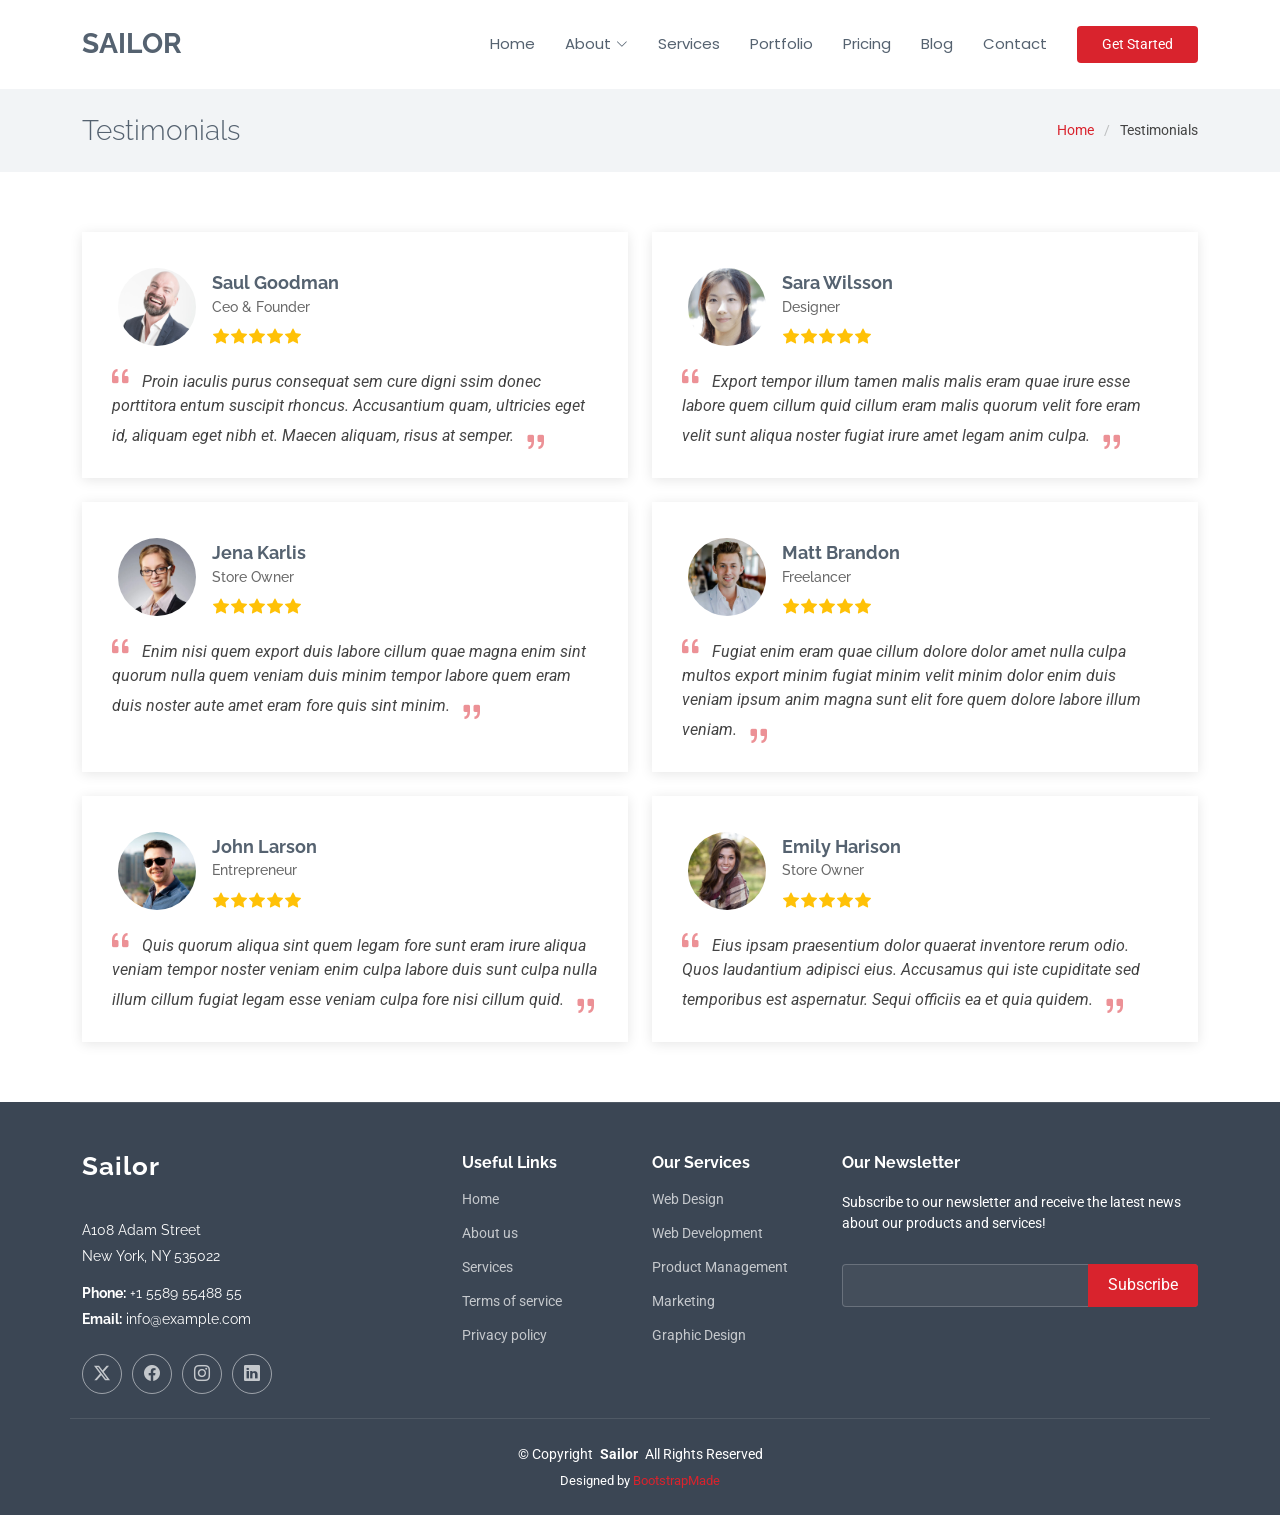
<file: testimonials.html>
<!DOCTYPE html>
<html lang="en">

<head>
  <meta charset="utf-8">
  <meta content="width=device-width, initial-scale=1.0" name="viewport">
  <title>Testimonials - Sailor Bootstrap Template</title>
  <meta name="description" content="">
  <meta name="keywords" content="">

  <!-- Favicons -->
  <link href="assets/img/favicon.png" rel="icon">
  <link href="assets/img/apple-touch-icon.png" rel="apple-touch-icon">

  <!-- Fonts -->
  <link href="https://fonts.googleapis.com" rel="preconnect">
  <link href="https://fonts.gstatic.com" rel="preconnect" crossorigin>
  <link href="https://fonts.googleapis.com/css2?family=Roboto:ital,wght@0,100;0,300;0,400;0,500;0,700;0,900;1,100;1,300;1,400;1,500;1,700;1,900&family=Poppins:ital,wght@0,100;0,200;0,300;0,400;0,500;0,600;0,700;0,800;0,900;1,100;1,200;1,300;1,400;1,500;1,600;1,700;1,800;1,900&family=Raleway:ital,wght@0,100;0,200;0,300;0,400;0,500;0,600;0,700;0,800;0,900;1,100;1,200;1,300;1,400;1,500;1,600;1,700;1,800;1,900&display=swap" rel="stylesheet">

  <!-- Vendor CSS Files -->
  <link href="assets/vendor/bootstrap/css/bootstrap.min.css" rel="stylesheet">
  <link href="assets/vendor/bootstrap-icons/bootstrap-icons.css" rel="stylesheet">
  <link href="assets/vendor/aos/aos.css" rel="stylesheet">
  <link href="assets/vendor/glightbox/css/glightbox.min.css" rel="stylesheet">
  <link href="assets/vendor/swiper/swiper-bundle.min.css" rel="stylesheet">

  <!-- Main CSS File -->
  <link href="assets/css/main.css" rel="stylesheet">

  <!-- =======================================================
  * Template Name: Sailor
  * Template URL: https://bootstrapmade.com/sailor-free-bootstrap-theme/
  * Updated: Aug 07 2024 with Bootstrap v5.3.3
  * Author: BootstrapMade.com
  * License: https://bootstrapmade.com/license/
  ======================================================== -->
</head>

<body class="testimonials-page">

  <header id="header" class="header d-flex align-items-center sticky-top">
    <div class="container-fluid container-xl position-relative d-flex align-items-center">

      <a href="index.html" class="logo d-flex align-items-center me-auto">
        <!-- Uncomment the line below if you also wish to use an image logo -->
        <!-- <img src="assets/img/logo.png" alt=""> -->
        <h1 class="sitename">Sailor</h1>
      </a>

      <nav id="navmenu" class="navmenu">
        <ul>
          <li><a href="#hero">Home</a></li>
          <li class="dropdown"><a href="about.html"><span>About</span> <i class="bi bi-chevron-down toggle-dropdown"></i></a>
            <ul>
              <li><a href="team.html">Team</a></li>
              <li><a href="testimonials.html" class="active">Testimonials</a></li>
              <li class="dropdown"><a href="#"><span>Deep Dropdown</span> <i class="bi bi-chevron-down toggle-dropdown"></i></a>
                <ul>
                  <li><a href="#">Deep Dropdown 1</a></li>
                  <li><a href="#">Deep Dropdown 2</a></li>
                  <li><a href="#">Deep Dropdown 3</a></li>
                  <li><a href="#">Deep Dropdown 4</a></li>
                  <li><a href="#">Deep Dropdown 5</a></li>
                </ul>
              </li>
            </ul>
          </li>
          <li><a href="services.html">Services</a></li>
          <li><a href="portfolio.html">Portfolio</a></li>
          <li><a href="pricing.html">Pricing</a></li>
          <li><a href="blog.html">Blog</a></li>
          <li><a href="contact.html">Contact</a></li>
        </ul>
        <i class="mobile-nav-toggle d-xl-none bi bi-list"></i>
      </nav>

      <a class="btn-getstarted" href="about.html">Get Started</a>

    </div>
  </header>

  <main class="main">

    <!-- Page Title -->
    <div class="page-title light-background">
      <div class="container d-lg-flex justify-content-between align-items-center">
        <h1 class="mb-2 mb-lg-0">Testimonials</h1>
        <nav class="breadcrumbs">
          <ol>
            <li><a href="index.html">Home</a></li>
            <li class="current">Testimonials</li>
          </ol>
        </nav>
      </div>
    </div><!-- End Page Title -->

    <!-- Testimonials Section -->
    <section id="testimonials" class="testimonials section">

      <div class="container">

        <div class="row gy-4">

          <div class="col-lg-6" data-aos="fade-up" data-aos-delay="100">
            <div class="testimonial-item">
              <img src="assets/img/testimonials/testimonials-1.jpg" class="testimonial-img" alt="">
              <h3>Saul Goodman</h3>
              <h4>Ceo &amp; Founder</h4>
              <div class="stars">
                <i class="bi bi-star-fill"></i><i class="bi bi-star-fill"></i><i class="bi bi-star-fill"></i><i class="bi bi-star-fill"></i><i class="bi bi-star-fill"></i>
              </div>
              <p>
                <i class="bi bi-quote quote-icon-left"></i>
                <span>Proin iaculis purus consequat sem cure digni ssim donec porttitora entum suscipit rhoncus. Accusantium quam, ultricies eget id, aliquam eget nibh et. Maecen aliquam, risus at semper.</span>
                <i class="bi bi-quote quote-icon-right"></i>
              </p>
            </div>
          </div><!-- End testimonial item -->

          <div class="col-lg-6" data-aos="fade-up" data-aos-delay="200">
            <div class="testimonial-item">
              <img src="assets/img/testimonials/testimonials-2.jpg" class="testimonial-img" alt="">
              <h3>Sara Wilsson</h3>
              <h4>Designer</h4>
              <div class="stars">
                <i class="bi bi-star-fill"></i><i class="bi bi-star-fill"></i><i class="bi bi-star-fill"></i><i class="bi bi-star-fill"></i><i class="bi bi-star-fill"></i>
              </div>
              <p>
                <i class="bi bi-quote quote-icon-left"></i>
                <span>Export tempor illum tamen malis malis eram quae irure esse labore quem cillum quid cillum eram malis quorum velit fore eram velit sunt aliqua noster fugiat irure amet legam anim culpa.</span>
                <i class="bi bi-quote quote-icon-right"></i>
              </p>
            </div>
          </div><!-- End testimonial item -->

          <div class="col-lg-6" data-aos="fade-up" data-aos-delay="300">
            <div class="testimonial-item">
              <img src="assets/img/testimonials/testimonials-3.jpg" class="testimonial-img" alt="">
              <h3>Jena Karlis</h3>
              <h4>Store Owner</h4>
              <div class="stars">
                <i class="bi bi-star-fill"></i><i class="bi bi-star-fill"></i><i class="bi bi-star-fill"></i><i class="bi bi-star-fill"></i><i class="bi bi-star-fill"></i>
              </div>
              <p>
                <i class="bi bi-quote quote-icon-left"></i>
                <span>Enim nisi quem export duis labore cillum quae magna enim sint quorum nulla quem veniam duis minim tempor labore quem eram duis noster aute amet eram fore quis sint minim.</span>
                <i class="bi bi-quote quote-icon-right"></i>
              </p>
            </div>
          </div><!-- End testimonial item -->

          <div class="col-lg-6" data-aos="fade-up" data-aos-delay="400">
            <div class="testimonial-item">
              <img src="assets/img/testimonials/testimonials-4.jpg" class="testimonial-img" alt="">
              <h3>Matt Brandon</h3>
              <h4>Freelancer</h4>
              <div class="stars">
                <i class="bi bi-star-fill"></i><i class="bi bi-star-fill"></i><i class="bi bi-star-fill"></i><i class="bi bi-star-fill"></i><i class="bi bi-star-fill"></i>
              </div>
              <p>
                <i class="bi bi-quote quote-icon-left"></i>
                <span>Fugiat enim eram quae cillum dolore dolor amet nulla culpa multos export minim fugiat minim velit minim dolor enim duis veniam ipsum anim magna sunt elit fore quem dolore labore illum veniam.</span>
                <i class="bi bi-quote quote-icon-right"></i>
              </p>
            </div>
          </div><!-- End testimonial item -->

          <div class="col-lg-6" data-aos="fade-up" data-aos-delay="500">
            <div class="testimonial-item">
              <img src="assets/img/testimonials/testimonials-5.jpg" class="testimonial-img" alt="">
              <h3>John Larson</h3>
              <h4>Entrepreneur</h4>
              <div class="stars">
                <i class="bi bi-star-fill"></i><i class="bi bi-star-fill"></i><i class="bi bi-star-fill"></i><i class="bi bi-star-fill"></i><i class="bi bi-star-fill"></i>
              </div>
              <p>
                <i class="bi bi-quote quote-icon-left"></i>
                <span>Quis quorum aliqua sint quem legam fore sunt eram irure aliqua veniam tempor noster veniam enim culpa labore duis sunt culpa nulla illum cillum fugiat legam esse veniam culpa fore nisi cillum quid.</span>
                <i class="bi bi-quote quote-icon-right"></i>
              </p>
            </div>
          </div><!-- End testimonial item -->

          <div class="col-lg-6" data-aos="fade-up" data-aos-delay="600">
            <div class="testimonial-item">
              <img src="assets/img/testimonials/testimonials-6.jpg" class="testimonial-img" alt="">
              <h3>Emily Harison</h3>
              <h4>Store Owner</h4>
              <div class="stars">
                <i class="bi bi-star-fill"></i><i class="bi bi-star-fill"></i><i class="bi bi-star-fill"></i><i class="bi bi-star-fill"></i><i class="bi bi-star-fill"></i>
              </div>
              <p>
                <i class="bi bi-quote quote-icon-left"></i>
                <span>Eius ipsam praesentium dolor quaerat inventore rerum odio. Quos laudantium adipisci eius. Accusamus qui iste cupiditate sed temporibus est aspernatur. Sequi officiis ea et quia quidem.</span>
                <i class="bi bi-quote quote-icon-right"></i>
              </p>
            </div>
          </div><!-- End testimonial item -->

        </div>

      </div>

    </section><!-- /Testimonials Section -->

  </main>

  <footer id="footer" class="footer dark-background">

    <div class="container footer-top">
      <div class="row gy-4">
        <div class="col-lg-4 col-md-6 footer-about">
          <a href="index.html" class="logo d-flex align-items-center">
            <span class="sitename">Sailor</span>
          </a>
          <div class="footer-contact pt-3">
            <p>A108 Adam Street</p>
            <p>New York, NY 535022</p>
            <p class="mt-3"><strong>Phone:</strong> <span>+1 5589 55488 55</span></p>
            <p><strong>Email:</strong> <span>info@example.com</span></p>
          </div>
          <div class="social-links d-flex mt-4">
            <a href=""><i class="bi bi-twitter-x"></i></a>
            <a href=""><i class="bi bi-facebook"></i></a>
            <a href=""><i class="bi bi-instagram"></i></a>
            <a href=""><i class="bi bi-linkedin"></i></a>
          </div>
        </div>

        <div class="col-lg-2 col-md-3 footer-links">
          <h4>Useful Links</h4>
          <ul>
            <li><a href="#">Home</a></li>
            <li><a href="#">About us</a></li>
            <li><a href="#">Services</a></li>
            <li><a href="#">Terms of service</a></li>
            <li><a href="#">Privacy policy</a></li>
          </ul>
        </div>

        <div class="col-lg-2 col-md-3 footer-links">
          <h4>Our Services</h4>
          <ul>
            <li><a href="#">Web Design</a></li>
            <li><a href="#">Web Development</a></li>
            <li><a href="#">Product Management</a></li>
            <li><a href="#">Marketing</a></li>
            <li><a href="#">Graphic Design</a></li>
          </ul>
        </div>

        <div class="col-lg-4 col-md-12 footer-newsletter">
          <h4>Our Newsletter</h4>
          <p>Subscribe to our newsletter and receive the latest news about our products and services!</p>
          <form action="forms/newsletter.php" method="post" class="php-email-form">
            <div class="newsletter-form"><input type="email" name="email"><input type="submit" value="Subscribe"></div>
            <div class="loading">Loading</div>
            <div class="error-message"></div>
            <div class="sent-message">Your subscription request has been sent. Thank you!</div>
          </form>
        </div>

      </div>
    </div>

    <div class="container copyright text-center mt-4">
      <p>© <span>Copyright</span> <strong class="px-1 sitename">Sailor</strong> <span>All Rights Reserved</span></p>
      <div class="credits">
        <!-- All the links in the footer should remain intact. -->
        <!-- You can delete the links only if you've purchased the pro version. -->
        <!-- Licensing information: https://bootstrapmade.com/license/ -->
        <!-- Purchase the pro version with working PHP/AJAX contact form: [buy-url] -->
        Designed by <a href="https://bootstrapmade.com/">BootstrapMade</a>
      </div>
    </div>

  </footer>

  <!-- Scroll Top -->
  <a href="#" id="scroll-top" class="scroll-top d-flex align-items-center justify-content-center"><i class="bi bi-arrow-up-short"></i></a>

  <!-- Preloader -->
  <div id="preloader"></div>

  <!-- Vendor JS Files -->
  <script src="assets/vendor/bootstrap/js/bootstrap.bundle.min.js"></script>
  <script src="assets/vendor/php-email-form/validate.js"></script>
  <script src="assets/vendor/aos/aos.js"></script>
  <script src="assets/vendor/glightbox/js/glightbox.min.js"></script>
  <script src="assets/vendor/imagesloaded/imagesloaded.pkgd.min.js"></script>
  <script src="assets/vendor/isotope-layout/isotope.pkgd.min.js"></script>
  <script src="assets/vendor/purecounter/purecounter_vanilla.js"></script>
  <script src="assets/vendor/waypoints/noframework.waypoints.js"></script>
  <script src="assets/vendor/swiper/swiper-bundle.min.js"></script>

  <!-- Main JS File -->
  <script src="assets/js/main.js"></script>

</body>

</html>
</file>
<file: assets/css/main.css>
/**
* Template Name: Sailor
* Template URL: https://bootstrapmade.com/sailor-free-bootstrap-theme/
* Updated: Aug 07 2024 with Bootstrap v5.3.3
* Author: BootstrapMade.com
* License: https://bootstrapmade.com/license/
*/

/*--------------------------------------------------------------
# Font & Color Variables
# Help: https://bootstrapmade.com/color-system/
--------------------------------------------------------------*/
/* Fonts */
:root {
  --default-font: "Roboto",  system-ui, -apple-system, "Segoe UI", Roboto, "Helvetica Neue", Arial, "Noto Sans", "Liberation Sans", sans-serif, "Apple Color Emoji", "Segoe UI Emoji", "Segoe UI Symbol", "Noto Color Emoji";
  --heading-font: "Raleway",  sans-serif;
  --nav-font: "Poppins",  sans-serif;
}

/* Global Colors - The following color variables are used throughout the website. Updating them here will change the color scheme of the entire website */
:root { 
  --background-color: #ffffff; /* Background color for the entire website, including individual sections */
  --default-color: #444444; /* Default color used for the majority of the text content across the entire website */
  --heading-color: #556270; /* Color for headings, subheadings and title throughout the website */
  --accent-color: #d9232d; /* Accent color that represents your brand on the website. It's used for buttons, links, and other elements that need to stand out */
  --surface-color: #ffffff; /* The surface color is used as a background of boxed elements within sections, such as cards, icon boxes, or other elements that require a visual separation from the global background. */
  --contrast-color: #ffffff; /* Contrast color for text, ensuring readability against backgrounds of accent, heading, or default colors. */
}

/* Nav Menu Colors - The following color variables are used specifically for the navigation menu. They are separate from the global colors to allow for more customization options */
:root {
  --nav-color: #556270;  /* The default color of the main navmenu links */
  --nav-hover-color: #d9232d; /* Applied to main navmenu links when they are hovered over or active */
  --nav-mobile-background-color: #ffffff; /* Used as the background color for mobile navigation menu */
  --nav-dropdown-background-color: #ffffff; /* Used as the background color for dropdown items that appear when hovering over primary navigation items */
  --nav-dropdown-color: #556270; /* Used for navigation links of the dropdown items in the navigation menu. */
  --nav-dropdown-hover-color: #d9232d; /* Similar to --nav-hover-color, this color is applied to dropdown navigation links when they are hovered over. */
}

/* Color Presets - These classes override global colors when applied to any section or element, providing reuse of the sam color scheme. */

.light-background {
  --background-color: #f2f4f6;
  --surface-color: #ffffff;
}

.dark-background {
  --background-color: #3b4654;
  --default-color: #ffffff;
  --heading-color: #ffffff;
  --surface-color: #444e5b;
  --contrast-color: #ffffff;
}

/* Smooth scroll */
:root {
  scroll-behavior: smooth;
}

/*--------------------------------------------------------------
# General Styling & Shared Classes
--------------------------------------------------------------*/
body {
  color: var(--default-color);
  background-color: var(--background-color);
  font-family: var(--default-font);
}

a {
  color: var(--accent-color);
  text-decoration: none;
  transition: 0.3s;
}

a:hover {
  color: color-mix(in srgb, var(--accent-color), transparent 25%);
  text-decoration: none;
}

h1,
h2,
h3,
h4,
h5,
h6 {
  color: var(--heading-color);
  font-family: var(--heading-font);
}

/* PHP Email Form Messages
------------------------------*/
.php-email-form .error-message {
  display: none;
  background: #df1529;
  color: #ffffff;
  text-align: left;
  padding: 15px;
  margin-bottom: 24px;
  font-weight: 600;
}

.php-email-form .sent-message {
  display: none;
  color: #ffffff;
  background: #059652;
  text-align: center;
  padding: 15px;
  margin-bottom: 24px;
  font-weight: 600;
}

.php-email-form .loading {
  display: none;
  background: var(--surface-color);
  text-align: center;
  padding: 15px;
  margin-bottom: 24px;
}

.php-email-form .loading:before {
  content: "";
  display: inline-block;
  border-radius: 50%;
  width: 24px;
  height: 24px;
  margin: 0 10px -6px 0;
  border: 3px solid var(--accent-color);
  border-top-color: var(--surface-color);
  animation: php-email-form-loading 1s linear infinite;
}

@keyframes php-email-form-loading {
  0% {
    transform: rotate(0deg);
  }

  100% {
    transform: rotate(360deg);
  }
}

/*--------------------------------------------------------------
# Global Header
--------------------------------------------------------------*/
.header {
  color: var(--default-color);
  background-color: var(--background-color);
  padding: 15px 0;
  transition: all 0.5s;
  z-index: 997;
}

.header .logo {
  line-height: 1;
}

.header .logo img {
  max-height: 36px;
  margin-right: 8px;
}

.header .logo h1 {
  font-size: 28px;
  margin: 0;
  font-weight: 700;
  color: var(--heading-color);
  text-transform: uppercase;
}

.header .btn-getstarted,
.header .btn-getstarted:focus {
  color: var(--contrast-color);
  background: var(--accent-color);
  font-size: 14px;
  padding: 8px 25px;
  margin: 0 0 0 30px;
  border-radius: 4px;
  transition: 0.3s;
}

.header .btn-getstarted:hover,
.header .btn-getstarted:focus:hover {
  color: var(--contrast-color);
  background: color-mix(in srgb, var(--accent-color), transparent 15%);
}

@media (max-width: 1200px) {
  .header .logo {
    order: 1;
  }

  .header .btn-getstarted {
    order: 2;
    margin: 0 15px 0 0;
    padding: 6px 15px;
  }

  .header .navmenu {
    order: 3;
  }
}

.scrolled .header {
  box-shadow: 0px 0 18px rgba(0, 0, 0, 0.1);
}

/*--------------------------------------------------------------
# Navigation Menu
--------------------------------------------------------------*/
/* Navmenu - Desktop */
@media (min-width: 1200px) {
  .navmenu {
    padding: 0;
  }

  .navmenu ul {
    margin: 0;
    padding: 0;
    display: flex;
    list-style: none;
    align-items: center;
  }

  .navmenu li {
    position: relative;
  }

  .navmenu a,
  .navmenu a:focus {
    color: var(--nav-color);
    padding: 18px 15px;
    font-size: 15px;
    font-family: var(--nav-font);
    font-weight: 400;
    display: flex;
    align-items: center;
    justify-content: space-between;
    white-space: nowrap;
    transition: 0.3s;
  }

  .navmenu a i,
  .navmenu a:focus i {
    font-size: 12px;
    line-height: 0;
    margin-left: 5px;
    transition: 0.3s;
  }

  .navmenu li:last-child a {
    padding-right: 0;
  }

  .navmenu li:hover>a,
  .navmenu .active,
  .navmenu .active:focus {
    color: var(--nav-hover-color);
  }

  .navmenu .dropdown ul {
    margin: 0;
    padding: 10px 0;
    background: var(--nav-dropdown-background-color);
    display: block;
    position: absolute;
    visibility: hidden;
    left: 14px;
    top: 130%;
    opacity: 0;
    transition: 0.3s;
    border-radius: 4px;
    z-index: 99;
    box-shadow: 0px 0px 30px rgba(0, 0, 0, 0.1);
  }

  .navmenu .dropdown ul li {
    min-width: 200px;
  }

  .navmenu .dropdown ul a {
    padding: 10px 20px;
    font-size: 15px;
    text-transform: none;
    color: var(--nav-dropdown-color);
  }

  .navmenu .dropdown ul a i {
    font-size: 12px;
  }

  .navmenu .dropdown ul a:hover,
  .navmenu .dropdown ul .active:hover,
  .navmenu .dropdown ul li:hover>a {
    color: var(--nav-dropdown-hover-color);
  }

  .navmenu .dropdown:hover>ul {
    opacity: 1;
    top: 100%;
    visibility: visible;
  }

  .navmenu .dropdown .dropdown ul {
    top: 0;
    left: -90%;
    visibility: hidden;
  }

  .navmenu .dropdown .dropdown:hover>ul {
    opacity: 1;
    top: 0;
    left: -100%;
    visibility: visible;
  }
}

/* Navmenu - Mobile */
@media (max-width: 1199px) {
  .mobile-nav-toggle {
    color: var(--nav-color);
    font-size: 28px;
    line-height: 0;
    margin-right: 10px;
    cursor: pointer;
    transition: color 0.3s;
  }

  .navmenu {
    padding: 0;
    z-index: 9997;
  }

  .navmenu ul {
    display: none;
    list-style: none;
    position: absolute;
    inset: 60px 20px 20px 20px;
    padding: 10px 0;
    margin: 0;
    border-radius: 6px;
    background-color: var(--nav-mobile-background-color);
    overflow-y: auto;
    transition: 0.3s;
    z-index: 9998;
    box-shadow: 0px 0px 30px rgba(0, 0, 0, 0.1);
  }

  .navmenu a,
  .navmenu a:focus {
    color: var(--nav-dropdown-color);
    padding: 10px 20px;
    font-family: var(--nav-font);
    font-size: 17px;
    font-weight: 500;
    display: flex;
    align-items: center;
    justify-content: space-between;
    white-space: nowrap;
    transition: 0.3s;
  }

  .navmenu a i,
  .navmenu a:focus i {
    font-size: 12px;
    line-height: 0;
    margin-left: 5px;
    width: 30px;
    height: 30px;
    display: flex;
    align-items: center;
    justify-content: center;
    border-radius: 50%;
    transition: 0.3s;
    background-color: color-mix(in srgb, var(--accent-color), transparent 90%);
  }

  .navmenu a i:hover,
  .navmenu a:focus i:hover {
    background-color: var(--accent-color);
    color: var(--contrast-color);
  }

  .navmenu a:hover,
  .navmenu .active,
  .navmenu .active:focus {
    color: var(--nav-dropdown-hover-color);
  }

  .navmenu .active i,
  .navmenu .active:focus i {
    background-color: var(--accent-color);
    color: var(--contrast-color);
    transform: rotate(180deg);
  }

  .navmenu .dropdown ul {
    position: static;
    display: none;
    z-index: 99;
    padding: 10px 0;
    margin: 10px 20px;
    background-color: var(--nav-dropdown-background-color);
    border: 1px solid color-mix(in srgb, var(--default-color), transparent 90%);
    box-shadow: none;
    transition: all 0.5s ease-in-out;
  }

  .navmenu .dropdown ul ul {
    background-color: rgba(33, 37, 41, 0.1);
  }

  .navmenu .dropdown>.dropdown-active {
    display: block;
    background-color: rgba(33, 37, 41, 0.03);
  }

  .mobile-nav-active {
    overflow: hidden;
  }

  .mobile-nav-active .mobile-nav-toggle {
    color: #fff;
    position: absolute;
    font-size: 32px;
    top: 15px;
    right: 15px;
    margin-right: 0;
    z-index: 9999;
  }

  .mobile-nav-active .navmenu {
    position: fixed;
    overflow: hidden;
    inset: 0;
    background: rgba(33, 37, 41, 0.8);
    transition: 0.3s;
  }

  .mobile-nav-active .navmenu>ul {
    display: block;
  }
}

/*--------------------------------------------------------------
# Global Footer
--------------------------------------------------------------*/
.footer {
  color: var(--default-color);
  background-color: var(--background-color);
  font-size: 14px;
  position: relative;
}

.footer .footer-top {
  padding-top: 50px;
  border-top: 1px solid color-mix(in srgb, var(--default-color), transparent 90%);
}

.footer .footer-about .logo {
  line-height: 1;
  margin-bottom: 25px;
}

.footer .footer-about .logo img {
  max-height: 40px;
  margin-right: 6px;
}

.footer .footer-about .logo span {
  font-size: 26px;
  font-weight: 700;
  letter-spacing: 1px;
  font-family: var(--heading-font);
  color: var(--heading-color);
}

.footer .footer-about p {
  font-size: 14px;
  font-family: var(--heading-font);
}

.footer .social-links a {
  display: flex;
  align-items: center;
  justify-content: center;
  width: 40px;
  height: 40px;
  border-radius: 50%;
  border: 1px solid color-mix(in srgb, var(--default-color), transparent 50%);
  font-size: 16px;
  color: color-mix(in srgb, var(--default-color), transparent 30%);
  margin-right: 10px;
  transition: 0.3s;
}

.footer .social-links a:hover {
  color: var(--accent-color);
  border-color: var(--accent-color);
}

.footer h4 {
  font-size: 16px;
  font-weight: bold;
  position: relative;
  padding-bottom: 12px;
}

.footer .footer-links {
  margin-bottom: 30px;
}

.footer .footer-links ul {
  list-style: none;
  padding: 0;
  margin: 0;
}

.footer .footer-links ul i {
  padding-right: 2px;
  font-size: 12px;
  line-height: 0;
}

.footer .footer-links ul li {
  padding: 10px 0;
  display: flex;
  align-items: center;
}

.footer .footer-links ul li:first-child {
  padding-top: 0;
}

.footer .footer-links ul a {
  color: color-mix(in srgb, var(--default-color), transparent 30%);
  display: inline-block;
  line-height: 1;
}

.footer .footer-links ul a:hover {
  color: var(--accent-color);
}

.footer .footer-contact p {
  margin-bottom: 5px;
}

.footer .footer-newsletter .newsletter-form {
  margin-top: 30px;
  margin-bottom: 15px;
  padding: 6px 8px;
  position: relative;
  border-radius: 4px;
  border: 1px solid color-mix(in srgb, var(--default-color), transparent 80%);
  display: flex;
  background-color: var(--surface-color);
  transition: 0.3s;
}

.footer .footer-newsletter .newsletter-form:focus-within {
  border-color: var(--accent-color);
}

.footer .footer-newsletter .newsletter-form input[type=email] {
  border: 0;
  padding: 4px;
  width: 100%;
  background-color: var(--surface-color);
  color: var(--default-color);
}

.footer .footer-newsletter .newsletter-form input[type=email]:focus-visible {
  outline: none;
}

.footer .footer-newsletter .newsletter-form input[type=submit] {
  border: 0;
  font-size: 16px;
  padding: 0 20px;
  margin: -7px -9px -7px 0;
  background: var(--accent-color);
  color: var(--contrast-color);
  transition: 0.3s;
  border-radius: 0 4px 4px 0;
}

.footer .footer-newsletter .newsletter-form input[type=submit]:hover {
  background: color-mix(in srgb, var(--accent-color), transparent 20%);
}

.footer .copyright {
  padding: 25px 0;
  border-top: 1px solid color-mix(in srgb, var(--default-color), transparent 90%);
}

.footer .copyright p {
  margin-bottom: 0;
}

.footer .credits {
  margin-top: 6px;
  font-size: 13px;
}

/*--------------------------------------------------------------
# Preloader
--------------------------------------------------------------*/
#preloader {
  position: fixed;
  inset: 0;
  z-index: 999999;
  overflow: hidden;
  background: var(--background-color);
  transition: all 0.6s ease-out;
}

#preloader:before {
  content: "";
  position: fixed;
  top: calc(50% - 30px);
  left: calc(50% - 30px);
  border: 6px solid #ffffff;
  border-color: var(--accent-color) transparent var(--accent-color) transparent;
  border-radius: 50%;
  width: 60px;
  height: 60px;
  animation: animate-preloader 1.5s linear infinite;
}

@keyframes animate-preloader {
  0% {
    transform: rotate(0deg);
  }

  100% {
    transform: rotate(360deg);
  }
}

/*--------------------------------------------------------------
# Scroll Top Button
--------------------------------------------------------------*/
.scroll-top {
  position: fixed;
  visibility: hidden;
  opacity: 0;
  right: 15px;
  bottom: 15px;
  z-index: 99999;
  background-color: var(--accent-color);
  width: 40px;
  height: 40px;
  border-radius: 4px;
  transition: all 0.4s;
}

.scroll-top i {
  font-size: 24px;
  color: var(--contrast-color);
  line-height: 0;
}

.scroll-top:hover {
  background-color: color-mix(in srgb, var(--accent-color), transparent 20%);
  color: var(--contrast-color);
}

.scroll-top.active {
  visibility: visible;
  opacity: 1;
}

/*--------------------------------------------------------------
# Disable aos animation delay on mobile devices
--------------------------------------------------------------*/
@media screen and (max-width: 768px) {
  [data-aos-delay] {
    transition-delay: 0 !important;
  }
}

/*--------------------------------------------------------------
# Global Page Titles & Breadcrumbs
--------------------------------------------------------------*/
.page-title {
  color: var(--default-color);
  background-color: var(--background-color);
  padding: 25px 0;
  position: relative;
}

.page-title h1 {
  font-size: 28px;
  font-weight: 300;
}

.page-title .breadcrumbs ol {
  display: flex;
  flex-wrap: wrap;
  list-style: none;
  padding: 0;
  margin: 0;
  font-size: 14px;
  font-weight: 400;
}

.page-title .breadcrumbs ol li+li {
  padding-left: 10px;
}

.page-title .breadcrumbs ol li+li::before {
  content: "/";
  display: inline-block;
  padding-right: 10px;
  color: color-mix(in srgb, var(--default-color), transparent 70%);
}

/*--------------------------------------------------------------
# Global Sections
--------------------------------------------------------------*/
section,
.section {
  color: var(--default-color);
  background-color: var(--background-color);
  padding: 60px 0;
  scroll-margin-top: 90px;
  overflow: clip;
}

@media (max-width: 1199px) {

  section,
  .section {
    scroll-margin-top: 66px;
  }
}

/*--------------------------------------------------------------
# Global Section Titles
--------------------------------------------------------------*/
.section-title {
  padding-bottom: 60px;
  position: relative;
}

.section-title h2 {
  font-size: 14px;
  font-weight: 500;
  padding: 0;
  line-height: 1px;
  margin: 0;
  letter-spacing: 1.5px;
  text-transform: uppercase;
  color: color-mix(in srgb, var(--default-color), transparent 50%);
  position: relative;
}

.section-title h2::after {
  content: "";
  width: 120px;
  height: 1px;
  display: inline-block;
  background: var(--accent-color);
  margin: 4px 10px;
}

.section-title p {
  color: var(--heading-color);
  margin: 0;
  font-size: 28px;
  font-weight: 700;
  text-transform: uppercase;
  font-family: var(--heading-font);
}

/*--------------------------------------------------------------
# Hero Section
--------------------------------------------------------------*/
.hero {
  padding: 0;
}

.hero .carousel {
  width: 100%;
  min-height: calc(100vh - 90px);
  padding: 0;
  margin: 0;
  background-color: var(--background-color);
  position: relative;
}

@media (max-width: 1200px) {
  .hero .carousel {
    min-height: calc(100vh - 66px);
  }
}

.hero img {
  position: absolute;
  inset: 0;
  display: block;
  width: 100%;
  height: 100%;
  object-fit: cover;
  z-index: 1;
}

.hero .carousel-item {
  position: absolute;
  inset: 0;
  background-size: cover;
  background-position: center;
  background-repeat: no-repeat;
  overflow: hidden;
}

.hero .carousel-item:before {
  content: "";
  background: color-mix(in srgb, var(--background-color), transparent 30%);
  position: absolute;
  inset: 0;
  z-index: 2;
}

.hero .carousel-container {
  position: absolute;
  inset: 90px 64px 64px 64px;
  display: flex;
  justify-content: center;
  align-items: center;
  flex-direction: column;
  z-index: 3;
}

.hero h2 {
  margin-bottom: 30px;
  font-size: 48px;
  font-weight: 700;
  animation: fadeInDown 1s both;
}

@media (max-width: 768px) {
  .hero h2 {
    font-size: 30px;
  }
}

.hero p {
  animation: fadeInDown 1s both 0.2s;
}

@media (min-width: 1024px) {

  .hero h2,
  .hero p {
    max-width: 60%;
  }
}

.hero .btn-get-started {
  color: var(--contrast-color);
  background: var(--accent-color);
  font-family: var(--heading-font);
  font-weight: 500;
  font-size: 15px;
  letter-spacing: 1px;
  display: inline-block;
  padding: 8px 32px;
  border-radius: 4px;
  transition: 0.5s;
  margin: 10px;
  animation: fadeInUp 1s both 0.4s;
}

.hero .btn-get-started:hover {
  background: color-mix(in srgb, var(--accent-color), transparent 20%);
}

.hero .carousel-control-prev,
.hero .carousel-control-next {
  width: 10%;
  transition: 0.3s;
  opacity: 0.5;
}

.hero .carousel-control-prev:focus,
.hero .carousel-control-next:focus {
  opacity: 0.5;
}

.hero .carousel-control-prev:hover,
.hero .carousel-control-next:hover {
  opacity: 0.9;
}

@media (min-width: 1024px) {

  .hero .carousel-control-prev,
  .hero .carousel-control-next {
    width: 5%;
  }
}

.hero .carousel-control-next-icon,
.hero .carousel-control-prev-icon {
  font-size: 32px;
  line-height: 1;
}

.hero .carousel-indicators {
  list-style: none;
}

.hero .carousel-indicators li {
  cursor: pointer;
}

@keyframes fadeInUp {
  from {
    opacity: 0;
    transform: translate3d(0, 100%, 0);
  }

  to {
    opacity: 1;
    transform: translate3d(0, 0, 0);
  }
}

@keyframes fadeInDown {
  from {
    opacity: 0;
    transform: translate3d(0, -100%, 0);
  }

  to {
    opacity: 1;
    transform: translate3d(0, 0, 0);
  }
}

/*--------------------------------------------------------------
# About Section
--------------------------------------------------------------*/
.about ul {
  list-style: none;
  padding: 0;
}

.about ul li {
  padding-bottom: 5px;
  display: flex;
  align-items: center;
}

.about ul i {
  font-size: 20px;
  padding-right: 4px;
  color: var(--accent-color);
}

.about .read-more {
  background: var(--accent-color);
  color: var(--contrast-color);
  font-family: var(--heading-font);
  font-weight: 500;
  font-size: 16px;
  letter-spacing: 1px;
  padding: 10px 28px;
  border-radius: 5px;
  transition: 0.3s;
  display: inline-flex;
  align-items: center;
  justify-content: center;
}

.about .read-more i {
  font-size: 18px;
  margin-left: 5px;
  line-height: 0;
  transition: 0.3s;
}

.about .read-more:hover {
  background: color-mix(in srgb, var(--accent-color), transparent 20%);
}

.about .read-more:hover i {
  transform: translate(5px, 0);
}

/*--------------------------------------------------------------
# Clients Section
--------------------------------------------------------------*/
.clients {
  padding: 20px 0;
}

.clients .client-logo {
  display: flex;
  justify-content: center;
  align-items: center;
  overflow: hidden;
}

.clients .client-logo img {
  padding: 20px 40px;
  max-width: 90%;
  transition: 0.3s;
  opacity: 0.5;
  filter: grayscale(100);
}

.clients .client-logo img:hover {
  filter: none;
  opacity: 1;
}

@media (max-width: 640px) {
  .clients .client-logo img {
    padding: 20px;
  }
}

/*--------------------------------------------------------------
# Services Section
--------------------------------------------------------------*/
.services .service-item {
  background-color: var(--surface-color);
  padding: 30px;
  border: 1px solid color-mix(in srgb, var(--default-color), transparent 85%);
  transition: 0.3s;
}

.services .service-item .icon {
  font-size: 36px;
  line-height: 0;
  margin-right: 30px;
  color: var(--accent-color);
}

.services .service-item .title {
  font-weight: 700;
  margin-bottom: 15px;
  font-size: 20px;
}

.services .service-item .title a {
  color: var(--heading-color);
}

.services .service-item .description {
  line-height: 24px;
  font-size: 14px;
  margin: 0;
}

.services .service-item:hover {
  border-color: var(--accent-color);
}

.services .service-item:hover .title a {
  color: var(--accent-color);
}

/*--------------------------------------------------------------
# Portfolio Section
--------------------------------------------------------------*/
.portfolio .portfolio-filters {
  padding: 0;
  margin: 0 auto 20px auto;
  list-style: none;
  text-align: center;
}

.portfolio .portfolio-filters li {
  cursor: pointer;
  display: inline-block;
  padding: 8px 20px;
  margin: 0;
  font-size: 15px;
  font-weight: 500;
  line-height: 1;
  margin-bottom: 5px;
  border-radius: 4px;
  transition: all 0.3s ease-in-out;
  font-family: var(--heading-font);
}

.portfolio .portfolio-filters li:hover,
.portfolio .portfolio-filters li.filter-active {
  color: var(--contrast-color);
  background-color: var(--accent-color);
}

.portfolio .portfolio-filters li:first-child {
  margin-left: 0;
}

.portfolio .portfolio-filters li:last-child {
  margin-right: 0;
}

@media (max-width: 575px) {
  .portfolio .portfolio-filters li {
    font-size: 14px;
    margin: 0 0 10px 0;
  }
}

.portfolio .portfolio-item {
  position: relative;
  overflow: hidden;
}

.portfolio .portfolio-item .portfolio-info {
  opacity: 0;
  position: absolute;
  left: 12px;
  right: 12px;
  bottom: -100%;
  z-index: 3;
  transition: all ease-in-out 0.5s;
  background: color-mix(in srgb, var(--surface-color), transparent 10%);
  padding: 15px;
}

.portfolio .portfolio-item .portfolio-info h4 {
  font-size: 18px;
  font-weight: 600;
  padding-right: 50px;
}

.portfolio .portfolio-item .portfolio-info p {
  color: color-mix(in srgb, var(--default-color), transparent 30%);
  font-size: 14px;
  margin-bottom: 0;
  padding-right: 50px;
}

.portfolio .portfolio-item .portfolio-info .preview-link,
.portfolio .portfolio-item .portfolio-info .details-link {
  position: absolute;
  right: 50px;
  font-size: 24px;
  top: calc(50% - 14px);
  color: color-mix(in srgb, var(--default-color), transparent 30%);
  transition: 0.3s;
  line-height: 0;
}

.portfolio .portfolio-item .portfolio-info .preview-link:hover,
.portfolio .portfolio-item .portfolio-info .details-link:hover {
  color: var(--accent-color);
}

.portfolio .portfolio-item .portfolio-info .details-link {
  right: 14px;
  font-size: 28px;
}

.portfolio .portfolio-item:hover .portfolio-info {
  opacity: 1;
  bottom: 0;
}

/*--------------------------------------------------------------
# About 2 Section
--------------------------------------------------------------*/
.about-2 .about-img {
  position: relative;
  margin: 60px 0 0 60px;
}

.about-2 .about-img:before {
  position: absolute;
  inset: -60px 0 0 -60px;
  content: "";
  background: url("../img/about-bg.png") top left;
  background-repeat: no-repeat;
  z-index: 1;
}

.about-2 .about-img img {
  position: relative;
  z-index: 2;
}

@media (max-width: 575px) {
  .about-2 .about-img {
    margin: 30px 0 0 30px;
  }

  .about-2 .about-img:before {
    inset: -30px 0 0 -30px;
  }
}

.about-2 h3 {
  font-weight: 300;
  font-size: 32px;
  margin-bottom: 20px;
}

@media (max-width: 768px) {
  .about-2 h3 {
    font-size: 28px;
  }
}

.about-2 .nav-pills {
  border-bottom: 1px solid color-mix(in srgb, var(--default-color), transparent 85%);
}

.about-2 .nav-pills li+li {
  margin-left: 40px;
}

.about-2 .nav-link {
  background: none;
  font-size: 18px;
  font-weight: 400;
  color: var(--default-color);
  padding: 12px 0;
  margin-bottom: -2px;
  border-radius: 0;
}

.about-2 .nav-link.active {
  color: var(--accent-color);
  background: none;
  border-bottom: 3px solid var(--accent-color);
}

@media (max-width: 575px) {
  .about-2 .nav-link {
    font-size: 16px;
  }
}

.about-2 .tab-content h4 {
  font-size: 18px;
  margin: 0;
  font-weight: 700;
  color: var(--default-color);
}

.about-2 .tab-content i {
  font-size: 22px;
  line-height: 0;
  margin-right: 8px;
  color: var(--accent-color);
}

/*--------------------------------------------------------------
# Stats Section
--------------------------------------------------------------*/
.stats {
  padding: 10px 0;
}

.stats .stats-item {
  padding: 30px;
  width: 100%;
}

.stats .stats-item span {
  color: var(--heading-color);
  font-size: 48px;
  display: block;
  font-weight: 700;
  margin-bottom: 20px;
  padding-bottom: 20px;
  position: relative;
}

.stats .stats-item span:after {
  content: "";
  position: absolute;
  display: block;
  width: 25px;
  height: 3px;
  background: var(--accent-color);
  left: 0;
  right: 0;
  bottom: 0;
  margin: auto;
}

.stats .stats-item p {
  color: color-mix(in srgb, var(--default-color), transparent 40%);
  padding: 0;
  margin: 0;
  font-family: var(--heading-font);
  font-weight: 500;
}

/*--------------------------------------------------------------
# Skills Section
--------------------------------------------------------------*/
.skills .progress {
  height: 60px;
  display: block;
  background: none;
  border-radius: 0;
}

.skills .progress .skill {
  color: var(--heading-color);
  padding: 0;
  margin: 0 0 6px 0;
  text-transform: uppercase;
  display: block;
  font-weight: 600;
  font-family: var(--heading-font);
}

.skills .progress .skill .val {
  float: right;
  font-style: normal;
}

.skills .progress-bar-wrap {
  background: color-mix(in srgb, var(--default-color), transparent 90%);
  height: 10px;
}

.skills .progress-bar {
  width: 1px;
  height: 10px;
  transition: 0.9s;
  background-color: var(--accent-color);
}

/*--------------------------------------------------------------
# Team Section
--------------------------------------------------------------*/
.team .team-member {
  background-color: var(--surface-color);
  box-shadow: 0px 2px 15px rgba(0, 0, 0, 0.1);
  position: relative;
  border-radius: 5px;
  transition: 0.5s;
  padding: 30px;
  height: 100%;
}

@media (max-width: 468px) {
  .team .team-member {
    flex-direction: column;
    justify-content: center !important;
    align-items: center !important;
  }
}

.team .team-member .pic {
  overflow: hidden;
  width: 150px;
  border-radius: 5px;
  flex-shrink: 0;
}

.team .team-member .pic img {
  transition: ease-in-out 0.3s;
}

.team .team-member:hover {
  transform: translateY(-10px);
}

.team .team-member .member-info {
  padding-left: 30px;
}

@media (max-width: 468px) {
  .team .team-member .member-info {
    padding: 30px 0 0 0;
    text-align: center;
  }
}

.team .team-member h4 {
  font-weight: 700;
  margin-bottom: 5px;
  font-size: 20px;
}

.team .team-member span {
  display: block;
  font-size: 15px;
  padding-bottom: 10px;
  position: relative;
  font-weight: 500;
}

.team .team-member span::after {
  content: "";
  position: absolute;
  display: block;
  width: 50px;
  height: 1px;
  background: color-mix(in srgb, var(--default-color), transparent 85%);
  bottom: 0;
  left: 0;
}

@media (max-width: 468px) {
  .team .team-member span::after {
    left: calc(50% - 25px);
  }
}

.team .team-member p {
  margin: 10px 0 0 0;
  font-size: 14px;
}

.team .team-member .social {
  margin-top: 12px;
  display: flex;
  align-items: center;
  justify-content: start;
  width: 100%;
}

@media (max-width: 468px) {
  .team .team-member .social {
    justify-content: center;
  }
}

.team .team-member .social a {
  background: color-mix(in srgb, var(--default-color), transparent 94%);
  transition: ease-in-out 0.3s;
  display: flex;
  align-items: center;
  justify-content: center;
  border-radius: 5px;
  width: 36px;
  height: 36px;
}

.team .team-member .social a i {
  color: color-mix(in srgb, var(--default-color), transparent 20%);
  font-size: 16px;
  margin: 0 2px;
}

.team .team-member .social a:hover {
  background: var(--accent-color);
}

.team .team-member .social a:hover i {
  color: var(--contrast-color);
}

.team .team-member .social a+a {
  margin-left: 8px;
}

/*--------------------------------------------------------------
# Testimonials Section
--------------------------------------------------------------*/
.testimonials .testimonial-item {
  background-color: var(--surface-color);
  box-shadow: 0px 2px 12px rgba(0, 0, 0, 0.1);
  padding: 30px;
  position: relative;
  height: 100%;
}

.testimonials .testimonial-item .testimonial-img {
  width: 90px;
  border-radius: 50px;
  border: 6px solid var(--background-color);
  float: left;
  margin: 0 10px 0 0;
}

.testimonials .testimonial-item h3 {
  font-size: 18px;
  font-weight: bold;
  margin: 10px 0 5px 0;
}

.testimonials .testimonial-item h4 {
  font-size: 14px;
  color: color-mix(in srgb, var(--default-color), transparent 20%);
  margin: 0;
}

.testimonials .testimonial-item .stars {
  margin: 10px 0;
}

.testimonials .testimonial-item .stars i {
  color: #ffc107;
  margin: 0 1px;
}

.testimonials .testimonial-item .quote-icon-left,
.testimonials .testimonial-item .quote-icon-right {
  color: color-mix(in srgb, var(--accent-color), transparent 50%);
  font-size: 26px;
  line-height: 0;
}

.testimonials .testimonial-item .quote-icon-left {
  display: inline-block;
  left: -5px;
  position: relative;
}

.testimonials .testimonial-item .quote-icon-right {
  display: inline-block;
  right: -5px;
  position: relative;
  top: 10px;
  transform: scale(-1, -1);
}

.testimonials .testimonial-item p {
  font-style: italic;
  margin: 15px 0 0 0;
  padding: 0;
}

/*--------------------------------------------------------------
# Features Section
--------------------------------------------------------------*/
.features {
  overflow: hidden;
}

.features .nav-tabs {
  border: 0;
}

.features .nav-link {
  border: 0;
  padding: 12px 15px 12px 0;
  transition: 0.3s;
  color: var(--default-color);
  border-radius: 0;
  border-right: 2px solid color-mix(in srgb, var(--default-color), transparent 90%);
  font-weight: 600;
  font-size: 15px;
}

.features .nav-link:hover {
  color: var(--accent-color);
}

.features .nav-link.active {
  color: var(--accent-color);
  border-color: var(--accent-color);
  background-color: var(--background-color);
}

.features .tab-pane.active {
  animation: fadeIn 0.5s ease-out;
}

.features .details h3 {
  font-size: 26px;
  font-weight: 600;
  margin-bottom: 20px;
}

.features .details p {
  color: color-mix(in srgb, var(--default-color), transparent 20%);
}

.features .details p:last-child {
  margin-bottom: 0;
}

@media (max-width: 992px) {
  .features .nav-link {
    border: 0;
    padding: 15px;
  }

  .features .nav-link.active {
    color: var(--accent-color);
    background: var(--accent-color);
  }
}

/*--------------------------------------------------------------
# Service Details Section
--------------------------------------------------------------*/
.service-details .services-list {
  background-color: var(--surface-color);
  padding: 10px 30px;
  border: 1px solid color-mix(in srgb, var(--default-color), transparent 90%);
  margin-bottom: 20px;
}

.service-details .services-list a {
  display: block;
  line-height: 1;
  padding: 8px 0 8px 15px;
  border-left: 3px solid color-mix(in srgb, var(--default-color), transparent 70%);
  margin: 20px 0;
  color: color-mix(in srgb, var(--default-color), transparent 20%);
  transition: 0.3s;
}

.service-details .services-list a.active {
  color: var(--heading-color);
  font-weight: 700;
  border-color: var(--accent-color);
}

.service-details .services-list a:hover {
  border-color: var(--accent-color);
}

.service-details .services-img {
  margin-bottom: 20px;
}

.service-details h3 {
  font-size: 26px;
  font-weight: 700;
}

.service-details h4 {
  font-size: 20px;
  font-weight: 700;
}

.service-details p {
  font-size: 15px;
}

.service-details ul {
  list-style: none;
  padding: 0;
  font-size: 15px;
}

.service-details ul li {
  padding: 5px 0;
  display: flex;
  align-items: center;
}

.service-details ul i {
  font-size: 20px;
  margin-right: 8px;
  color: var(--accent-color);
}

/*--------------------------------------------------------------
# Portfolio Details Section
--------------------------------------------------------------*/
.portfolio-details .portfolio-details-slider img {
  width: 100%;
}

.portfolio-details .portfolio-details-slider .swiper-pagination {
  margin-top: 20px;
  position: relative;
}

.portfolio-details .portfolio-details-slider .swiper-pagination .swiper-pagination-bullet {
  width: 12px;
  height: 12px;
  background-color: color-mix(in srgb, var(--default-color), transparent 85%);
  opacity: 1;
}

.portfolio-details .portfolio-details-slider .swiper-pagination .swiper-pagination-bullet-active {
  background-color: var(--accent-color);
}

.portfolio-details .portfolio-info {
  background-color: var(--surface-color);
  padding: 30px;
  box-shadow: 0px 0 30px rgba(0, 0, 0, 0.1);
}

.portfolio-details .portfolio-info h3 {
  font-size: 22px;
  font-weight: 700;
  margin-bottom: 20px;
  padding-bottom: 20px;
  border-bottom: 1px solid color-mix(in srgb, var(--default-color), transparent 85%);
}

.portfolio-details .portfolio-info ul {
  list-style: none;
  padding: 0;
  font-size: 15px;
}

.portfolio-details .portfolio-info ul li+li {
  margin-top: 10px;
}

.portfolio-details .portfolio-description {
  padding-top: 30px;
}

.portfolio-details .portfolio-description h2 {
  font-size: 26px;
  font-weight: 700;
  margin-bottom: 20px;
}

.portfolio-details .portfolio-description p {
  padding: 0;
  color: color-mix(in srgb, var(--default-color), transparent 30%);
}

/*--------------------------------------------------------------
# Pricing Section
--------------------------------------------------------------*/
.pricing .pricing-item {
  background-color: var(--surface-color);
  box-shadow: 0px 0px 4px rgba(0, 0, 0, 0.1);
  padding: 20px;
  text-align: center;
  border-radius: 5px;
  position: relative;
  overflow: hidden;
}

.pricing .pricing-item h3 {
  font-weight: 400;
  margin: -20px -20px 20px -20px;
  padding: 20px 15px;
  font-size: 16px;
  font-weight: 600;
  color: color-mix(in srgb, var(--default-color), transparent 20%);
  background: color-mix(in srgb, var(--default-color), transparent 95%);
}

.pricing .pricing-item h4 {
  font-size: 36px;
  font-weight: 600;
  font-family: var(--heading-font);
}

.pricing .pricing-item h4 sup {
  font-size: 20px;
  top: -15px;
  left: -3px;
}

.pricing .pricing-item h4 span {
  color: color-mix(in srgb, var(--default-color), transparent 40%);
  font-size: 16px;
  font-weight: 300;
}

.pricing .pricing-item ul {
  padding: 15px 0;
  list-style: none;
  text-align: center;
  line-height: 20px;
  font-size: 14px;
}

.pricing .pricing-item ul li {
  padding-bottom: 16px;
}

.pricing .pricing-item ul i {
  color: var(--accent-color);
  font-size: 18px;
  padding-right: 4px;
}

.pricing .pricing-item ul .na {
  color: color-mix(in srgb, var(--default-color), transparent 40%);
  text-decoration: line-through;
}

.pricing .btn-wrap {
  background: color-mix(in srgb, var(--default-color), transparent 95%);
  margin: 0 -20px -20px -20px;
  padding: 20px 15px;
  text-align: center;
}

.pricing .btn-buy {
  background: var(--accent-color);
  color: var(--contrast-color);
  display: inline-block;
  padding: 8px 35px 10px 35px;
  border-radius: 4px;
  transition: none;
  font-size: 14px;
  font-weight: 400;
  font-family: var(--heading-font);
  font-weight: 600;
  transition: 0.3s;
}

.pricing .btn-buy:hover {
  background: color-mix(in srgb, var(--accent-color), transparent 20%);
}

.pricing .featured h3 {
  background: var(--accent-color);
  color: var(--contrast-color);
}

.pricing .advanced {
  background: var(--accent-color);
  color: var(--contrast-color);
  width: 200px;
  position: absolute;
  top: 18px;
  right: -68px;
  transform: rotate(45deg);
  z-index: 1;
  font-size: 14px;
  padding: 1px 0 3px 0;
}

/*--------------------------------------------------------------
# Blog Posts Section
--------------------------------------------------------------*/
.blog-posts article {
  background-color: var(--surface-color);
  box-shadow: 0 4px 16px rgba(0, 0, 0, 0.1);
  padding: 30px;
  height: 100%;
}

.blog-posts .post-img {
  max-height: 440px;
  margin: -30px -30px 0 -30px;
  overflow: hidden;
}

.blog-posts .title {
  font-size: 24px;
  font-weight: 700;
  padding: 0;
  margin: 30px 0;
}

.blog-posts .title a {
  color: var(--heading-color);
  transition: 0.3s;
}

.blog-posts .title a:hover {
  color: var(--accent-color);
}

.blog-posts .meta-top {
  margin-top: 20px;
  color: color-mix(in srgb, var(--default-color), transparent 40%);
}

.blog-posts .meta-top ul {
  display: flex;
  flex-wrap: wrap;
  list-style: none;
  align-items: center;
  padding: 0;
  margin: 0;
}

.blog-posts .meta-top ul li+li {
  padding-left: 20px;
}

.blog-posts .meta-top i {
  font-size: 16px;
  margin-right: 8px;
  line-height: 0;
  color: color-mix(in srgb, var(--default-color), transparent 20%);
}

.blog-posts .meta-top a {
  color: color-mix(in srgb, var(--default-color), transparent 40%);
  font-size: 14px;
  display: inline-block;
  line-height: 1;
}

.blog-posts .content {
  margin-top: 20px;
}

.blog-posts .content .read-more {
  text-align: right;
}

.blog-posts .content .read-more a {
  background: var(--accent-color);
  color: var(--contrast-color);
  display: inline-block;
  padding: 8px 30px;
  transition: 0.3s;
  font-size: 14px;
  border-radius: 4px;
}

.blog-posts .content .read-more a:hover {
  background: color-mix(in srgb, var(--accent-color), transparent 20%);
}

/*--------------------------------------------------------------
# Blog Pagination Section
--------------------------------------------------------------*/
.blog-pagination {
  padding-top: 0;
  color: color-mix(in srgb, var(--default-color), transparent 40%);
}

.blog-pagination ul {
  display: flex;
  padding: 0;
  margin: 0;
  list-style: none;
}

.blog-pagination li {
  margin: 0 5px;
  transition: 0.3s;
}

.blog-pagination li a {
  color: color-mix(in srgb, var(--default-color), transparent 40%);
  padding: 7px 16px;
  display: flex;
  align-items: center;
  justify-content: center;
}

.blog-pagination li a.active,
.blog-pagination li a:hover {
  background: var(--accent-color);
  color: var(--contrast-color);
}

.blog-pagination li a.active a,
.blog-pagination li a:hover a {
  color: var(--contrast-color);
}

/*--------------------------------------------------------------
# Blog Details Section
--------------------------------------------------------------*/
.blog-details {
  padding-bottom: 30px;
}

.blog-details .article {
  background-color: var(--surface-color);
  padding: 30px;
  box-shadow: 0 4px 16px rgba(0, 0, 0, 0.1);
}

.blog-details .post-img {
  margin: -30px -30px 20px -30px;
  overflow: hidden;
}

.blog-details .title {
  color: var(--heading-color);
  font-size: 28px;
  font-weight: 700;
  padding: 0;
  margin: 30px 0;
}

.blog-details .content {
  margin-top: 20px;
}

.blog-details .content h3 {
  font-size: 22px;
  margin-top: 30px;
  font-weight: bold;
}

.blog-details .content blockquote {
  overflow: hidden;
  background-color: color-mix(in srgb, var(--default-color), transparent 95%);
  padding: 60px;
  position: relative;
  text-align: center;
  margin: 20px 0;
}

.blog-details .content blockquote p {
  color: var(--default-color);
  line-height: 1.6;
  margin-bottom: 0;
  font-style: italic;
  font-weight: 500;
  font-size: 22px;
}

.blog-details .content blockquote:after {
  content: "";
  position: absolute;
  left: 0;
  top: 0;
  bottom: 0;
  width: 3px;
  background-color: var(--accent-color);
  margin-top: 20px;
  margin-bottom: 20px;
}

.blog-details .meta-top {
  margin-top: 20px;
  color: color-mix(in srgb, var(--default-color), transparent 40%);
}

.blog-details .meta-top ul {
  display: flex;
  flex-wrap: wrap;
  list-style: none;
  align-items: center;
  padding: 0;
  margin: 0;
}

.blog-details .meta-top ul li+li {
  padding-left: 20px;
}

.blog-details .meta-top i {
  font-size: 16px;
  margin-right: 8px;
  line-height: 0;
  color: color-mix(in srgb, var(--default-color), transparent 40%);
}

.blog-details .meta-top a {
  color: color-mix(in srgb, var(--default-color), transparent 40%);
  font-size: 14px;
  display: inline-block;
  line-height: 1;
}

.blog-details .meta-bottom {
  padding-top: 10px;
  border-top: 1px solid color-mix(in srgb, var(--default-color), transparent 90%);
}

.blog-details .meta-bottom i {
  color: color-mix(in srgb, var(--default-color), transparent 40%);
  display: inline;
}

.blog-details .meta-bottom a {
  color: color-mix(in srgb, var(--default-color), transparent 40%);
  transition: 0.3s;
}

.blog-details .meta-bottom a:hover {
  color: var(--accent-color);
}

.blog-details .meta-bottom .cats {
  list-style: none;
  display: inline;
  padding: 0 20px 0 0;
  font-size: 14px;
}

.blog-details .meta-bottom .cats li {
  display: inline-block;
}

.blog-details .meta-bottom .tags {
  list-style: none;
  display: inline;
  padding: 0;
  font-size: 14px;
}

.blog-details .meta-bottom .tags li {
  display: inline-block;
}

.blog-details .meta-bottom .tags li+li::before {
  padding-right: 6px;
  color: var(--default-color);
  content: ",";
}

.blog-details .meta-bottom .share {
  font-size: 16px;
}

.blog-details .meta-bottom .share i {
  padding-left: 5px;
}

/*--------------------------------------------------------------
# Blog Comments Section
--------------------------------------------------------------*/
.blog-comments {
  padding: 10px 0;
}

.blog-comments .comments-count {
  font-weight: bold;
}

.blog-comments .comment {
  margin-top: 30px;
  position: relative;
}

.blog-comments .comment .comment-img {
  margin-right: 14px;
}

.blog-comments .comment .comment-img img {
  width: 60px;
}

.blog-comments .comment h5 {
  font-size: 16px;
  margin-bottom: 2px;
}

.blog-comments .comment h5 a {
  font-weight: bold;
  color: var(--default-color);
  transition: 0.3s;
}

.blog-comments .comment h5 a:hover {
  color: var(--accent-color);
}

.blog-comments .comment h5 .reply {
  padding-left: 10px;
  color: color-mix(in srgb, var(--default-color), transparent 20%);
}

.blog-comments .comment h5 .reply i {
  font-size: 20px;
}

.blog-comments .comment time {
  display: block;
  font-size: 14px;
  color: color-mix(in srgb, var(--default-color), transparent 40%);
  margin-bottom: 5px;
}

.blog-comments .comment.comment-reply {
  padding-left: 40px;
}

/*--------------------------------------------------------------
# Comment Form Section
--------------------------------------------------------------*/
.comment-form {
  padding-top: 10px;
}

.comment-form form {
  background-color: var(--surface-color);
  margin-top: 30px;
  padding: 30px;
  box-shadow: 0 4px 16px rgba(0, 0, 0, 0.1);
}

.comment-form form h4 {
  font-weight: bold;
  font-size: 22px;
}

.comment-form form p {
  font-size: 14px;
}

.comment-form form input {
  background-color: var(--surface-color);
  color: var(--default-color);
  border: 1px solid color-mix(in srgb, var(--default-color), transparent 70%);
  font-size: 14px;
  border-radius: 4px;
  padding: 10px 10px;
}

.comment-form form input:focus {
  color: var(--default-color);
  background-color: var(--surface-color);
  box-shadow: none;
  border-color: var(--accent-color);
}

.comment-form form input::placeholder {
  color: color-mix(in srgb, var(--default-color), transparent 50%);
}

.comment-form form textarea {
  background-color: var(--surface-color);
  color: var(--default-color);
  border: 1px solid color-mix(in srgb, var(--default-color), transparent 70%);
  border-radius: 4px;
  padding: 10px 10px;
  font-size: 14px;
  height: 120px;
}

.comment-form form textarea:focus {
  color: var(--default-color);
  box-shadow: none;
  border-color: var(--accent-color);
  background-color: var(--surface-color);
}

.comment-form form textarea::placeholder {
  color: color-mix(in srgb, var(--default-color), transparent 50%);
}

.comment-form form .form-group {
  margin-bottom: 25px;
}

.comment-form form .btn-primary {
  border-radius: 4px;
  padding: 10px 20px;
  border: 0;
  background-color: var(--accent-color);
  color: var(--contrast-color);
}

.comment-form form .btn-primary:hover {
  color: var(--contrast-color);
  background-color: color-mix(in srgb, var(--accent-color), transparent 20%);
}

/*--------------------------------------------------------------
# Contact Section
--------------------------------------------------------------*/
.contact .info-item+.info-item {
  margin-top: 40px;
}

.contact .info-item i {
  color: var(--contrast-color);
  background: var(--accent-color);
  font-size: 20px;
  width: 44px;
  height: 44px;
  display: flex;
  justify-content: center;
  align-items: center;
  border-radius: 4px;
  transition: all 0.3s ease-in-out;
  margin-right: 15px;
}

.contact .info-item h3 {
  padding: 0;
  font-size: 18px;
  font-weight: 700;
  margin-bottom: 5px;
}

.contact .info-item p {
  padding: 0;
  margin-bottom: 0;
  font-size: 14px;
}

.contact .php-email-form {
  height: 100%;
}

.contact .php-email-form input[type=text],
.contact .php-email-form input[type=email],
.contact .php-email-form textarea {
  font-size: 14px;
  padding: 10px 15px;
  box-shadow: none;
  border-radius: 0;
  color: var(--default-color);
  background-color: color-mix(in srgb, var(--background-color), transparent 50%);
  border-color: color-mix(in srgb, var(--default-color), transparent 80%);
}

.contact .php-email-form input[type=text]:focus,
.contact .php-email-form input[type=email]:focus,
.contact .php-email-form textarea:focus {
  border-color: var(--accent-color);
}

.contact .php-email-form input[type=text]::placeholder,
.contact .php-email-form input[type=email]::placeholder,
.contact .php-email-form textarea::placeholder {
  color: color-mix(in srgb, var(--default-color), transparent 70%);
}

.contact .php-email-form button[type=submit] {
  color: var(--contrast-color);
  background: var(--accent-color);
  border: 0;
  padding: 10px 30px;
  transition: 0.4s;
  border-radius: 4px;
}

.contact .php-email-form button[type=submit]:hover {
  background: color-mix(in srgb, var(--accent-color), transparent 20%);
}

/*--------------------------------------------------------------
# Starter Section Section
--------------------------------------------------------------*/
.starter-section {
  /* Add your styles here */
}

/*--------------------------------------------------------------
# Widgets
--------------------------------------------------------------*/
.widgets-container {
  background-color: var(--surface-color);
  padding: 30px;
  margin: 60px 0 30px 0;
  box-shadow: 0 4px 16px rgba(0, 0, 0, 0.1);
}

.widget-title {
  color: var(--heading-color);
  font-size: 20px;
  font-weight: 700;
  padding: 0;
  margin: 0 0 20px 0;
}

.widget-item {
  margin-bottom: 40px;
}

.widget-item:last-child {
  margin-bottom: 0;
}

.search-widget form {
  background: var(--background-color);
  border: 1px solid color-mix(in srgb, var(--default-color), transparent 70%);
  padding: 3px 10px;
  position: relative;
  transition: 0.3s;
}

.search-widget form input[type=text] {
  border: 0;
  padding: 4px;
  border-radius: 4px;
  width: calc(100% - 40px);
  background-color: var(--background-color);
  color: var(--default-color);
}

.search-widget form input[type=text]:focus {
  outline: none;
}

.search-widget form button {
  background: var(--accent-color);
  color: var(--contrast-color);
  position: absolute;
  top: 0;
  right: 0;
  bottom: 0;
  border: 0;
  font-size: 16px;
  padding: 0 15px;
  margin: -1px;
  transition: 0.3s;
  border-radius: 0 4px 4px 0;
  line-height: 0;
}

.search-widget form button i {
  line-height: 0;
}

.search-widget form button:hover {
  background: color-mix(in srgb, var(--accent-color), transparent 20%);
}

.search-widget form:is(:focus-within) {
  border-color: var(--accent-color);
}

.categories-widget ul {
  list-style: none;
  padding: 0;
  margin: 0;
}

.categories-widget ul li {
  padding-bottom: 10px;
}

.categories-widget ul li:last-child {
  padding-bottom: 0;
}

.categories-widget ul a {
  color: color-mix(in srgb, var(--default-color), transparent 20%);
  transition: 0.3s;
}

.categories-widget ul a:hover {
  color: var(--accent-color);
}

.categories-widget ul a span {
  padding-left: 5px;
  color: color-mix(in srgb, var(--default-color), transparent 50%);
  font-size: 14px;
}

.recent-posts-widget .post-item {
  display: flex;
  margin-bottom: 15px;
}

.recent-posts-widget .post-item:last-child {
  margin-bottom: 0;
}

.recent-posts-widget .post-item img {
  width: 80px;
  margin-right: 15px;
}

.recent-posts-widget .post-item h4 {
  font-size: 15px;
  font-weight: bold;
  margin-bottom: 5px;
}

.recent-posts-widget .post-item h4 a {
  color: var(--default-color);
  transition: 0.3s;
}

.recent-posts-widget .post-item h4 a:hover {
  color: var(--accent-color);
}

.recent-posts-widget .post-item time {
  display: block;
  font-style: italic;
  font-size: 14px;
  color: color-mix(in srgb, var(--default-color), transparent 50%);
}

.tags-widget ul {
  list-style: none;
  padding: 0;
  margin: 0;
}

.tags-widget ul li {
  display: inline-block;
}

.tags-widget ul a {
  color: color-mix(in srgb, var(--default-color), transparent 30%);
  font-size: 14px;
  padding: 6px 14px;
  margin: 0 6px 8px 0;
  border: 1px solid color-mix(in srgb, var(--default-color), transparent 60%);
  display: inline-block;
  transition: 0.3s;
}

.tags-widget ul a:hover {
  background: var(--accent-color);
  color: var(--contrast-color);
  border: 1px solid var(--accent-color);
}

.tags-widget ul a span {
  padding-left: 5px;
  color: color-mix(in srgb, var(--default-color), transparent 60%);
  font-size: 14px;
}
</file>
